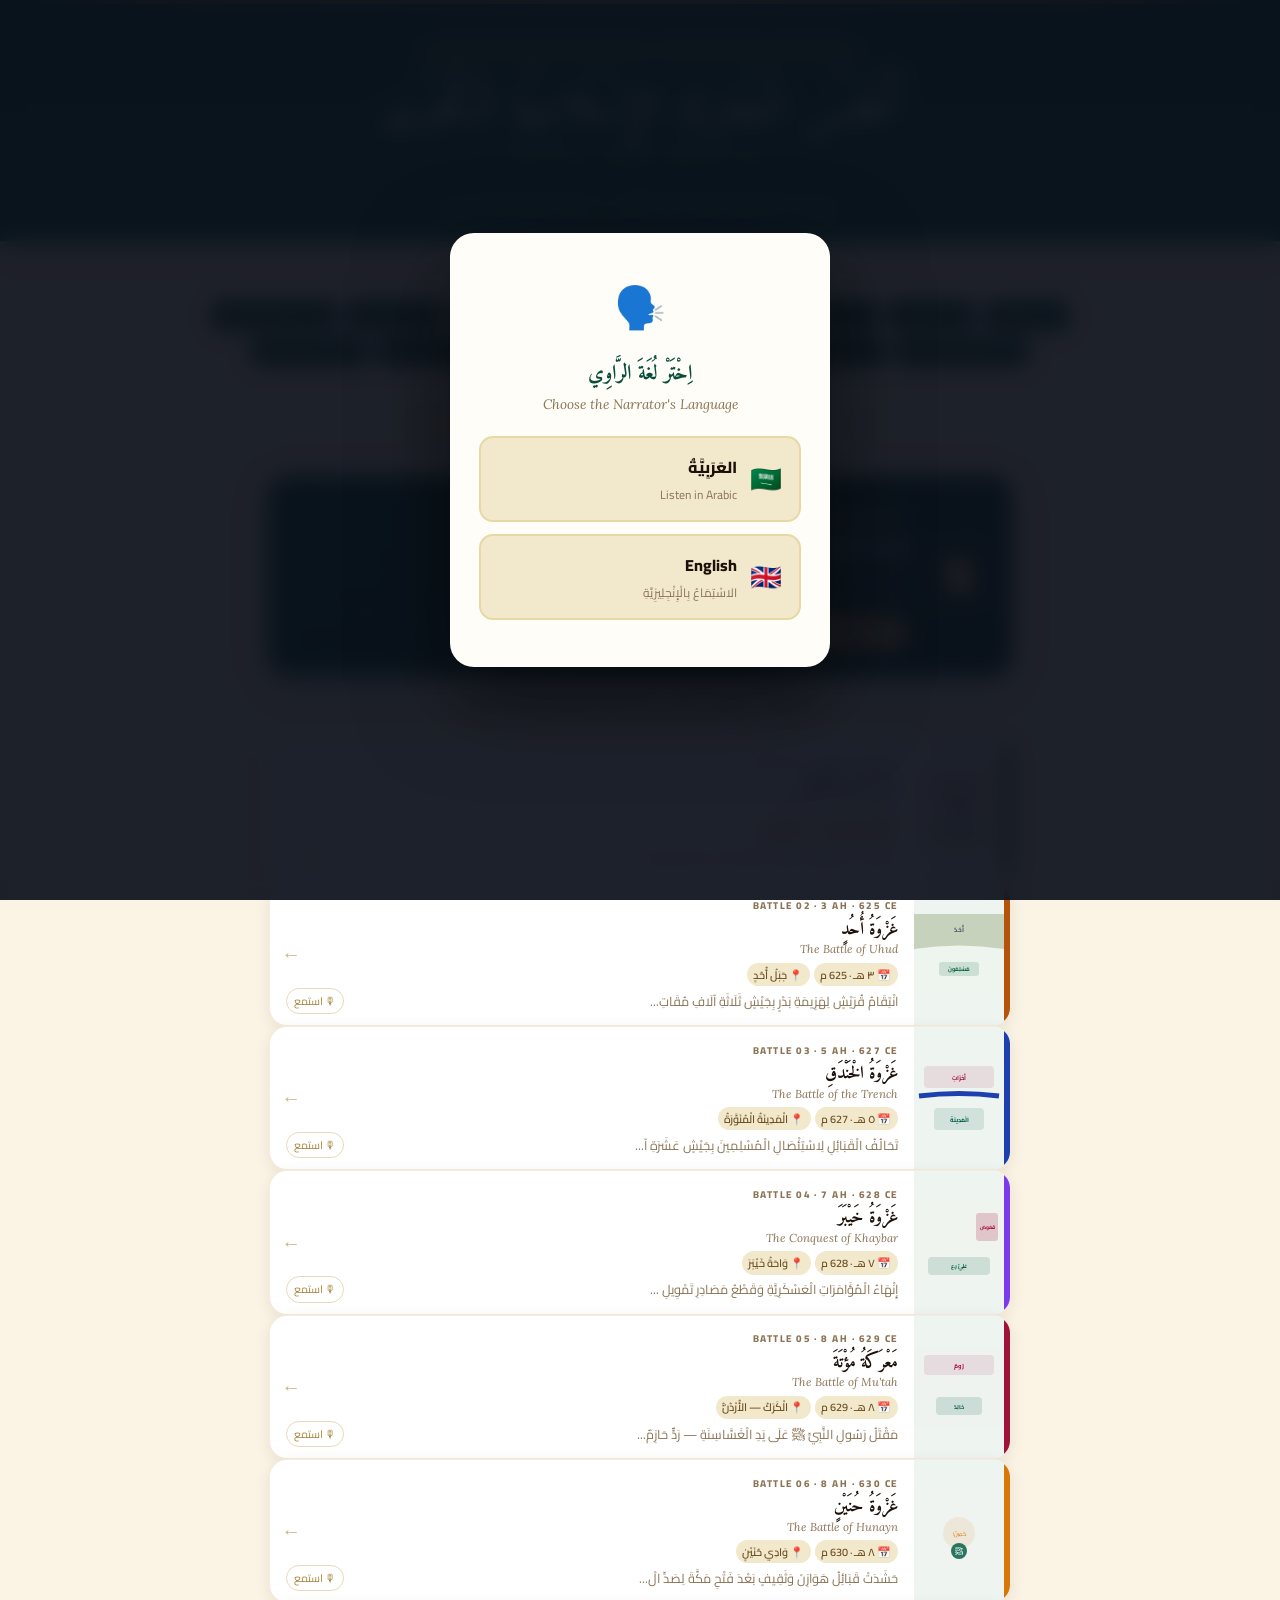
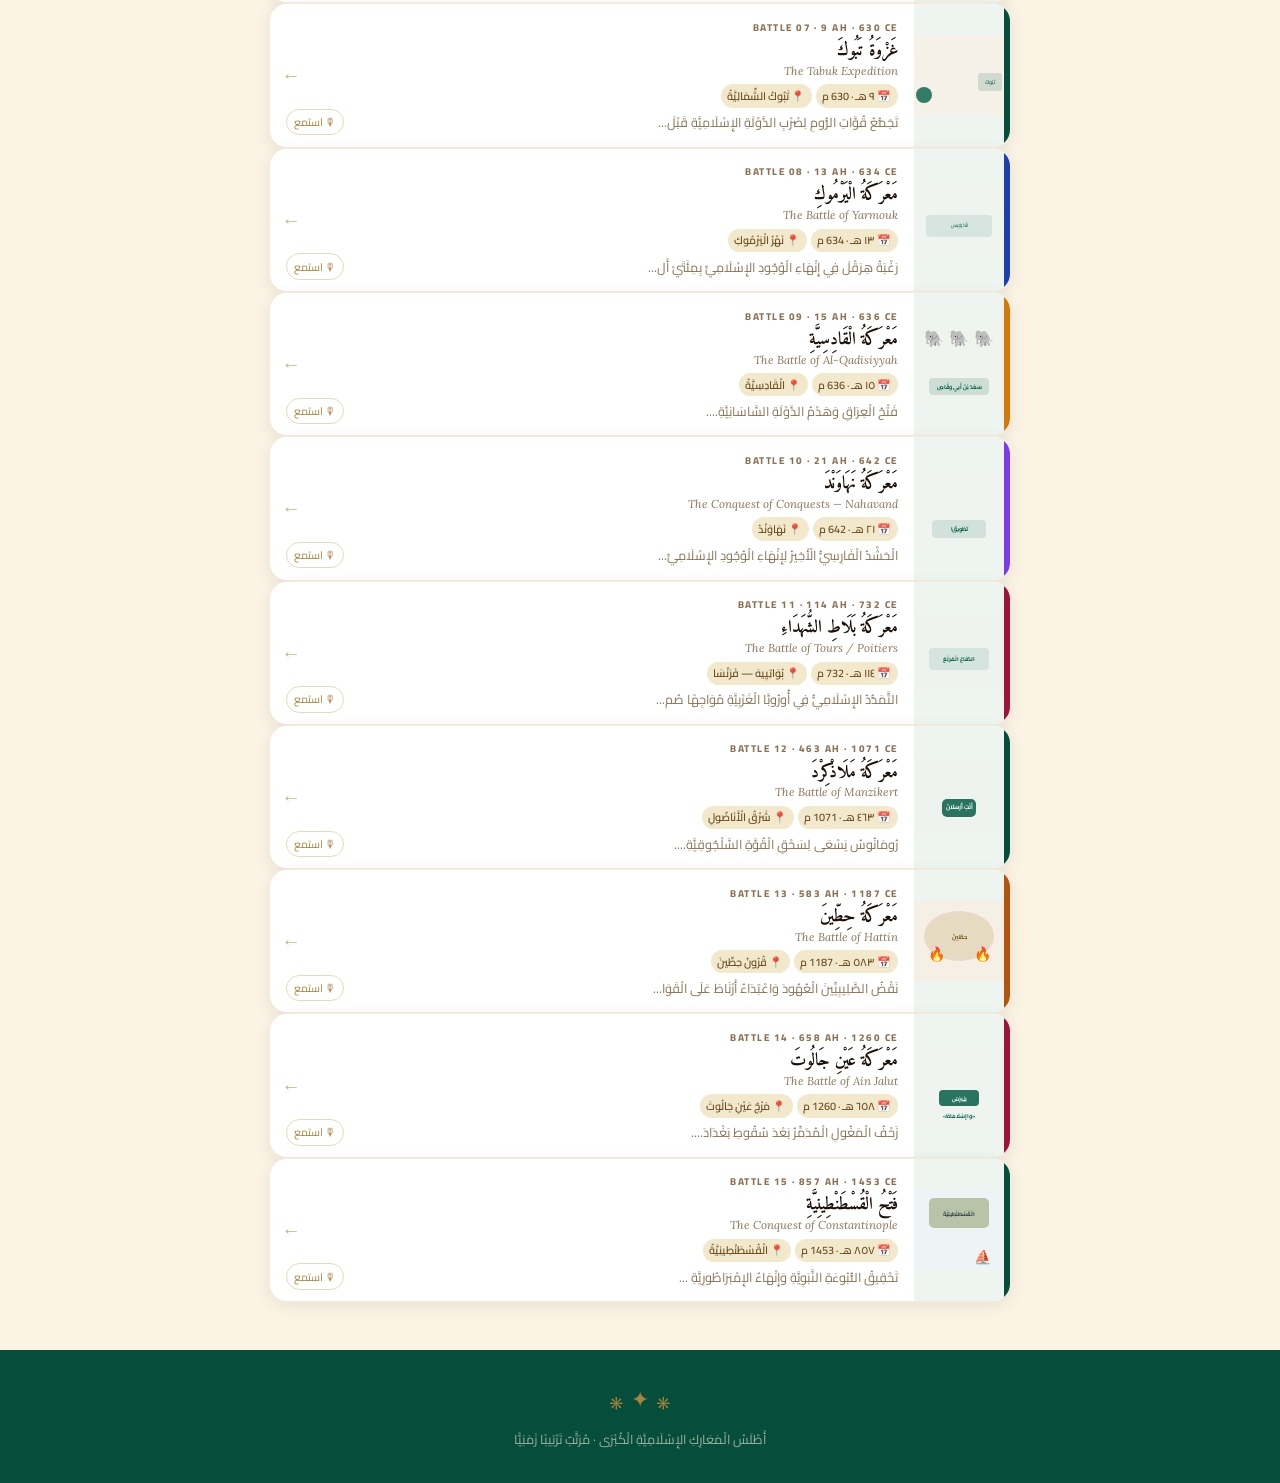
<file: index.html>
<!DOCTYPE html>
<html lang="ar" dir="rtl">
<head>
<link rel="manifest" href="manifest.json">
<link rel="apple-touch-icon" sizes="152x152" href="icons/icon-152x152.png">
<link rel="icon" type="image/png" sizes="192x192" href="icons/icon-192x192.png">
<link rel="icon" type="image/png" sizes="512x512" href="icons/icon-512x512.png">
<meta charset="UTF-8">
<meta name="viewport" content="width=device-width, initial-scale=1.0, maximum-scale=1.0, user-scalable=no">
<title>أطلس المعارك الإسلامية الكبرى</title>
<link rel="preconnect" href="https://fonts.googleapis.com">
<link href="https://fonts.googleapis.com/css2?family=Cairo:wght@400;600;700;800;900&family=Lora:ital,wght@0,400;0,600;1,400&family=Amiri:wght@400;700&display=swap" rel="stylesheet">
<style>
:root {
  --parch:#FBF4E4; --parch-2:#F2E8CC; --parch-3:#E8D8A8; --cream:#FFFDF7;
  --gold:#C5A059; --gold-2:#D9B673; --gold-3:#A8843A; --gold-dark:#7A5C1E;
  --em:#064E3B; --em2:#065F46; --em3:#10B981; --em-light:#D1FAE5;
  --cr:#9F1239; --cr2:#BE123C;
  --ink:#1C1008; --ink2:#3D2B0E; --ink3:#6B4C1E;
  --muted:#8B7355; --muted2:#A89070;
  --map-bg:#EEF4F0; --map-bd:#B8D4C4;
}
*,*::before,*::after{box-sizing:border-box;margin:0;padding:0;-webkit-tap-highlight-color:transparent}
html{font-size:16px;scroll-behavior:smooth}
body{font-family:'Cairo',sans-serif;background:var(--parch);color:var(--ink);min-height:100vh;overflow-x:hidden}
.site-header{background:linear-gradient(180deg,var(--em) 0%,var(--em2) 100%);box-shadow:0 4px 24px rgba(6,78,59,.25)}
.hdr-orn{width:100%;height:4px;background:linear-gradient(90deg,transparent,var(--gold-3),var(--gold),var(--gold-2),var(--gold),var(--gold-3),transparent)}
.hdr-inner{max-width:900px;margin:0 auto;padding:1.8rem 1.5rem 1.5rem;text-align:center}
.hdr-badge{display:inline-block;background:rgba(197,160,89,.15);border:1px solid rgba(197,160,89,.4);color:var(--gold-2);font-size:.72rem;letter-spacing:.18em;padding:.25em 1em;border-radius:20px;margin-bottom:.9rem;font-weight:600}
.hdr-title{font-family:'Amiri',serif;font-size:clamp(1.9rem,5.5vw,3rem);font-weight:700;color:var(--parch);line-height:1.25;margin-bottom:.3rem}
.hdr-title-en{font-family:'Lora',serif;font-style:italic;font-size:clamp(.85rem,2vw,1.05rem);color:var(--gold-2);letter-spacing:.06em;margin-bottom:.8rem;display:block}
.hdr-div{width:180px;height:1px;margin:.5rem auto .8rem;background:linear-gradient(90deg,transparent,var(--gold),transparent)}
.hdr-sub{font-size:.92rem;color:rgba(251,244,228,.75);max-width:520px;margin:0 auto;line-height:1.7}
.quick-nav{max-width:900px;margin:0 auto;padding:1rem 1.2rem .5rem;display:flex;flex-wrap:wrap;gap:.4rem;justify-content:center}
.qn-btn{background:var(--em);border:none;color:var(--gold-2);font-family:'Cairo',sans-serif;font-size:.72rem;font-weight:700;padding:.3em .85em;border-radius:20px;cursor:pointer;transition:all .18s;white-space:nowrap;box-shadow:0 2px 8px rgba(6,78,59,.2)}
.qn-btn:hover{background:var(--em2);transform:translateY(-1px)}
.voice-picker{max-width:900px;margin:0 auto;padding:0 1.2rem .8rem;display:flex;flex-wrap:wrap;gap:.4rem;justify-content:center;align-items:center}
.vp-label{font-size:.68rem;color:rgba(251,244,228,.55);margin-left:.4rem}
.vp-chip{background:rgba(197,160,89,.1);border:1.5px solid rgba(197,160,89,.3);color:var(--gold-2);font-family:'Cairo',sans-serif;font-size:.72rem;font-weight:700;padding:.3em .85em;border-radius:20px;cursor:pointer;transition:all .18s;white-space:nowrap;display:flex;align-items:center;gap:4px}
.vp-chip:hover{border-color:var(--gold)}
.vp-chip.active{background:var(--gold);color:var(--em);border-color:var(--gold)}

/* ── Language picker (first-visit overlay + persistent toggle) ── */
#langOverlay{position:fixed;inset:0;z-index:900;background:rgba(10,15,26,.92);backdrop-filter:blur(10px);display:flex;align-items:center;justify-content:center;opacity:0;pointer-events:none;transition:opacity .3s}
#langOverlay.open{opacity:1;pointer-events:all}
.lang-card{background:var(--cream);border-radius:24px;padding:2.2rem 1.8rem;max-width:380px;width:92%;text-align:center;box-shadow:0 30px 90px rgba(0,0,0,.5)}
.lang-card-icon{font-size:2.6rem;margin-bottom:.6rem}
.lang-card-title{font-family:'Amiri',serif;font-size:1.3rem;font-weight:700;color:var(--em);margin-bottom:.2rem}
.lang-card-title-en{font-family:'Lora',serif;font-style:italic;font-size:.85rem;color:var(--muted);margin-bottom:1.4rem;display:block}
.lang-opt-btn{width:100%;display:flex;align-items:center;gap:.8rem;background:var(--parch-2);border:2px solid var(--parch-3);border-radius:14px;padding:.9rem 1.1rem;margin-bottom:.7rem;cursor:pointer;transition:all .18s;text-align:right;font-family:'Cairo',sans-serif}
.lang-opt-btn:hover{border-color:var(--gold);background:var(--parch)}
.lang-opt-flag{font-size:1.6rem;flex-shrink:0}
.lang-opt-txt{flex:1;text-align:right}
.lang-opt-txt .lo-main{font-size:1rem;font-weight:800;color:var(--ink)}
.lang-opt-txt .lo-sub{font-size:.75rem;color:var(--muted);display:block;margin-top:1px}

.lang-toggle-wrap{max-width:900px;margin:0 auto;padding:0 1.2rem .4rem;display:flex;justify-content:center}
.lang-toggle{display:inline-flex;background:rgba(197,160,89,.1);border:1.5px solid rgba(197,160,89,.3);border-radius:20px;padding:3px;gap:2px}
.lt-btn{border:none;background:none;color:var(--gold-2);font-family:'Cairo',sans-serif;font-size:.72rem;font-weight:800;padding:.32em 1em;border-radius:18px;cursor:pointer;transition:all .18s}
.lt-btn.active{background:var(--gold);color:var(--em)}
.cards-wrap{max-width:780px;margin:0 auto;padding:1.5rem 1.2rem 3rem;display:flex;flex-direction:column;gap:12px}
.sec-label{text-align:center;padding:.5rem 0;font-size:.75rem;font-weight:800;color:var(--muted);letter-spacing:.15em;display:flex;align-items:center;gap:.8rem}
.sec-label::before,.sec-label::after{content:'';flex:1;height:1px;background:linear-gradient(90deg,transparent,var(--parch-3))}
.sec-label::after{background:linear-gradient(90deg,var(--parch-3),transparent)}
.intro-card{background:linear-gradient(135deg,var(--em) 0%,#063529 100%);border-radius:20px;padding:1.4rem 1.3rem;display:flex;align-items:center;gap:14px;cursor:pointer;position:relative;overflow:hidden;box-shadow:0 6px 28px rgba(6,78,59,.35);border:1.5px solid rgba(197,160,89,.35);transition:transform .2s,box-shadow .2s}
.intro-card:hover{transform:translateY(-3px);box-shadow:0 12px 40px rgba(6,78,59,.4)}
.intro-card::before{content:'';position:absolute;inset:0;background:url("data:image/svg+xml,%3Csvg width='40' height='40' xmlns='http://www.w3.org/2000/svg'%3E%3Cpolygon points='20,2 23,13 35,13 25,19 28,30 20,24 12,30 15,19 5,13 17,13' fill='%23C5A059' fill-opacity='0.07'/%3E%3C/svg%3E") 0 0/40px 40px}
.ic-icon{flex-shrink:0;width:64px;height:64px;background:rgba(197,160,89,.15);border:1.5px solid rgba(197,160,89,.4);border-radius:16px;display:flex;align-items:center;justify-content:center;font-size:2rem;position:relative;z-index:1}
.ic-body{flex:1;min-width:0;position:relative;z-index:1}
.ic-badge{font-size:.68rem;font-weight:800;letter-spacing:.12em;color:var(--gold-2);margin-bottom:.3rem;background:rgba(197,160,89,.12);border-radius:10px;display:inline-block;padding:.1em .7em}
.ic-title{font-size:clamp(1.05rem,3vw,1.25rem);font-weight:800;color:var(--parch);margin-bottom:.25rem;line-height:1.3}
.ic-title-en{font-family:'Lora',serif;font-style:italic;font-size:.78rem;color:var(--gold-2)}
.ic-sub{font-size:.83rem;color:rgba(251,244,228,.7);margin-top:.35rem;line-height:1.5}
.ic-cta{display:inline-flex;align-items:center;gap:.5rem;margin-top:.7rem;background:var(--gold);color:var(--em);font-weight:800;font-size:.82rem;padding:.45em 1.1em;border-radius:20px;border:none;cursor:pointer;transition:all .2s;font-family:'Cairo',sans-serif}
.ic-cta:hover{background:var(--gold-2);transform:translateY(-1px)}
.battle-card{background:white;border-radius:18px;display:flex;align-items:stretch;overflow:hidden;cursor:pointer;border:1.5px solid rgba(197,160,89,.2);box-shadow:0 4px 16px rgba(28,16,8,.08);transition:transform .22s cubic-bezier(.34,1.56,.64,1),box-shadow .22s,border-color .22s;position:relative}
.battle-card:hover{transform:translateY(-4px);box-shadow:0 14px 40px rgba(28,16,8,.15);border-color:var(--gold)}
.card-stripe{width:6px;flex-shrink:0}
.card-minimap{flex-shrink:0;width:90px;min-height:80px;display:flex;align-items:center;justify-content:center;background:var(--map-bg);overflow:hidden}
.card-minimap svg{width:90px;height:80px;display:block}
.card-body{flex:1;min-width:0;padding:.85rem 1rem .85rem .8rem}
.card-num{font-size:.62rem;font-weight:800;letter-spacing:.15em;color:var(--muted);margin-bottom:.2rem}
.card-name{font-family:'Amiri',serif;font-size:1.1rem;font-weight:700;color:var(--ink);line-height:1.3}
.card-name-en{font-family:'Lora',serif;font-style:italic;font-size:.72rem;color:var(--muted);margin-bottom:.4rem;display:block}
.card-tags{display:flex;flex-wrap:wrap;gap:4px;margin-bottom:.35rem}
.card-tag{display:inline-flex;align-items:center;gap:3px;font-size:.68rem;color:var(--ink3);background:var(--parch-2);padding:.15em .6em;border-radius:999px;font-weight:600}
.card-excerpt{font-size:.8rem;color:var(--muted);line-height:1.55}
.card-arr{flex-shrink:0;display:flex;align-items:center;padding:0 .9rem 0 .7rem;color:var(--gold-3);font-size:1.2rem;opacity:.6}
.card-listen{position:absolute;bottom:.7rem;left:1rem;background:none;border:1px solid rgba(197,160,89,.4);color:var(--gold-3);font-family:'Cairo',sans-serif;font-size:.68rem;padding:.2em .65em;border-radius:999px;cursor:pointer;transition:all .18s;display:flex;align-items:center;gap:3px}
.card-listen:hover{background:var(--gold);color:var(--em);border-color:var(--gold)}
#modal-ov{position:fixed;inset:0;z-index:500;background:rgba(10,15,26,.88);backdrop-filter:blur(8px);display:flex;align-items:flex-end;justify-content:center;opacity:0;pointer-events:none;transition:opacity .3s}
#modal-ov.open{opacity:1;pointer-events:all}
#modal{background:var(--cream);border-radius:24px 24px 0 0;max-width:780px;width:100%;max-height:92vh;overflow-y:auto;transform:translateY(60px);transition:transform .4s cubic-bezier(.34,1.56,.64,1)}
#modal-ov.open #modal{transform:translateY(0)}
#modal::-webkit-scrollbar{width:4px}
#modal::-webkit-scrollbar-thumb{background:var(--parch-3);border-radius:2px}
.modal-handle{width:44px;height:5px;background:var(--parch-3);border-radius:3px;margin:10px auto 0}
.modal-hdr{background:linear-gradient(160deg,var(--em) 0%,#063529 100%);padding:1.4rem 1.5rem 1.2rem;position:relative;overflow:hidden}
.modal-hdr::before{content:'';position:absolute;inset:0;background:url("data:image/svg+xml,%3Csvg width='40' height='40' xmlns='http://www.w3.org/2000/svg'%3E%3Cpolygon points='20,2 23,13 35,13 25,19 28,30 20,24 12,30 15,19 5,13 17,13' fill='%23C5A059' fill-opacity='0.08'/%3E%3C/svg%3E") 0 0/40px 40px}
.modal-close{position:absolute;top:1rem;left:1.2rem;background:rgba(255,255,255,.12);border:1px solid rgba(255,255,255,.2);color:white;width:34px;height:34px;border-radius:50%;display:flex;align-items:center;justify-content:center;cursor:pointer;font-size:1rem;transition:all .18s;z-index:2}
.modal-close:hover{background:rgba(255,255,255,.22)}
.modal-epoch{display:inline-block;position:relative;z-index:1;background:rgba(197,160,89,.18);border:1px solid rgba(197,160,89,.45);color:var(--gold-2);font-size:.7rem;font-weight:800;padding:.2em .9em;border-radius:20px;margin-bottom:.7rem;letter-spacing:.05em}
.modal-title{font-family:'Amiri',serif;font-size:clamp(1.5rem,4vw,2.2rem);font-weight:700;color:var(--parch);position:relative;z-index:1;line-height:1.25}
.modal-title-en{font-family:'Lora',serif;font-style:italic;font-size:.85rem;color:var(--gold-2);display:block;margin-top:.2rem;position:relative;z-index:1}
.modal-body{padding:1.5rem 1.5rem 2.5rem}
.narr-btn{width:100%;display:flex;align-items:center;gap:1rem;background:linear-gradient(135deg,var(--em-light),#DCFCE7);border:2px solid var(--em3);border-radius:14px;padding:1rem 1.2rem;cursor:pointer;margin-bottom:1.5rem;transition:all .2s;text-align:right;font-family:'Cairo',sans-serif}
.narr-btn:hover{background:linear-gradient(135deg,#BBF7D0,var(--em-light));transform:translateY(-1px)}
.narr-icon{font-size:1.8rem;flex-shrink:0}
.narr-txt .nt-title{font-size:.95rem;font-weight:800;color:var(--em)}
.narr-txt .nt-sub{font-size:.75rem;color:var(--muted);display:block;margin-top:2px}
.audio-wave{display:none;align-items:center;gap:3px;height:18px}
.audio-wave.playing{display:flex}
.audio-wave span{display:block;width:3px;border-radius:2px;background:var(--em);animation:wave 1s ease-in-out infinite}
.audio-wave span:nth-child(2){animation-delay:.1s}
.audio-wave span:nth-child(3){animation-delay:.2s}
.audio-wave span:nth-child(4){animation-delay:.3s}
.audio-wave span:nth-child(5){animation-delay:.4s}
@keyframes wave{0%,100%{height:4px}50%{height:16px}}
.map-sec{background:var(--map-bg);border:1.5px solid var(--map-bd);border-radius:16px;overflow:hidden;margin-bottom:1.5rem}
.map-title-bar{background:white;border-bottom:1px solid var(--map-bd);padding:.6rem 1rem;font-size:.78rem;font-weight:800;color:var(--em);display:flex;align-items:center;gap:.5rem}
.map-legend{display:flex;flex-wrap:wrap;gap:.5rem;padding:.6rem 1rem;background:white;border-top:1px solid var(--map-bd)}
.leg-item{display:flex;align-items:center;gap:4px;font-size:.65rem;color:var(--muted)}
.leg-dot{width:10px;height:10px;border-radius:50%;flex-shrink:0}
.leg-line{width:14px;height:3px;border-radius:2px;flex-shrink:0}
.info-sec{margin-bottom:1.4rem}
.info-lbl{display:flex;align-items:center;gap:.6rem;font-size:.9rem;font-weight:800;color:var(--em);margin-bottom:.7rem;padding-bottom:.4rem;border-bottom:2px solid var(--em-light)}
.info-lbl-en{font-family:'Lora',serif;font-style:italic;font-size:.7rem;color:var(--muted);margin-right:auto}
.info-ar{font-family:'Amiri',serif;font-size:1.02rem;line-height:1.9;color:var(--ink);margin-bottom:.6rem}
.info-en{font-family:'Lora',serif;font-size:.85rem;line-height:1.65;color:var(--muted);direction:ltr;text-align:left;border-top:1px solid var(--parch-3);padding-top:.6rem;font-style:italic}
.narr-quote{background:linear-gradient(135deg,var(--parch-2),var(--parch));border:1.5px solid var(--parch-3);border-right:5px solid var(--gold);border-radius:12px;padding:1.1rem 1.2rem;margin-bottom:1.4rem;position:relative}
.narr-quote::before{content:'🎙';position:absolute;top:-.7rem;right:1rem;background:var(--cream);padding:0 .3rem;font-size:1.1rem}
.nq-ar{font-family:'Amiri',serif;font-size:1.05rem;line-height:1.9;color:var(--ink);font-style:italic;margin-bottom:.5rem}
.nq-en{font-family:'Lora',serif;font-size:.82rem;line-height:1.6;color:var(--muted);direction:ltr;text-align:left;font-style:italic}
.fig-chips{display:flex;flex-wrap:wrap;gap:6px;margin-top:.5rem}
.fig-chip{background:var(--parch-2);border:1px solid var(--parch-3);color:var(--ink2);font-size:.82rem;font-weight:700;padding:.25em .9em;border-radius:999px}
.lessons-grid{display:grid;grid-template-columns:1fr 1fr;gap:8px;margin-top:.5rem}
.lesson-item{background:linear-gradient(135deg,var(--parch),white);border:1.5px solid var(--parch-3);border-right:3px solid var(--gold);border-radius:10px;padding:.7rem .8rem;font-size:.83rem;line-height:1.6;color:var(--ink2)}
.modal-nav{display:flex;gap:.8rem;margin-top:1.5rem;flex-wrap:wrap}
.modal-nav-btn{flex:1;min-width:140px;background:var(--parch-2);border:1.5px solid var(--parch-3);color:var(--em);font-family:'Cairo',sans-serif;font-size:.85rem;font-weight:800;padding:.7em 1em;border-radius:12px;cursor:pointer;transition:all .18s}
.modal-nav-btn:hover{background:var(--em);color:var(--parch);border-color:var(--em)}
footer{background:var(--em);color:rgba(251,244,228,.6);text-align:center;padding:2rem;font-size:.8rem}
.fo-orn{font-family:'Amiri',serif;font-size:1.4rem;color:var(--gold-3);display:block;margin-bottom:.4rem}
@media(max-width:600px){.card-minimap{width:70px}.card-minimap svg{width:70px;height:65px}.lessons-grid{grid-template-columns:1fr}.modal-body{padding:1.2rem 1rem 2rem}.modal-hdr{padding:1.1rem 1rem 1rem}}
</style>
</head>
<body>
<header class="site-header">
  <div class="hdr-orn"></div>
  <div class="hdr-inner">
    <div class="hdr-badge">✦ موسوعة عسكرية إسلامية · Islamic Military Encyclopedia ✦</div>
    <h1 class="hdr-title">أَطْلَسُ الْمَعَارِكِ الإِسْلَامِيَّةِ الْكُبْرَى</h1>
    <span class="hdr-title-en">The Great Islamic Battles Atlas</span>
    <div class="hdr-div"></div>
    <p class="hdr-sub">خَمْسَةَ عَشَرَ مَعْرَكَةً فَارِقَةً غَيَّرَتِ التَّارِيخَ — بِخَرَائِطَ تَكْتِيكِيَّةٍ وَصَوْتِ رَاوٍ</p>
  </div>
</header>

<!-- LANGUAGE PICKER — shown on first visit -->
<div id="langOverlay">
  <div class="lang-card">
    <div class="lang-card-icon">🗣️</div>
    <div class="lang-card-title">اِخْتَرْ لُغَةَ الرَّاوِي</div>
    <span class="lang-card-title-en">Choose the Narrator's Language</span>
    <button class="lang-opt-btn" onclick="setNarrationLang('ar')">
      <span class="lang-opt-flag">🇸🇦</span>
      <span class="lang-opt-txt"><span class="lo-main">العَرَبِيَّةُ</span><span class="lo-sub">Listen in Arabic</span></span>
    </button>
    <button class="lang-opt-btn" onclick="setNarrationLang('en')">
      <span class="lang-opt-flag">🇬🇧</span>
      <span class="lang-opt-txt"><span class="lo-main">English</span><span class="lo-sub">الاسْتِمَاعُ بِالْإِنْجِلِيزِيَّةِ</span></span>
    </button>
  </div>
</div>

<div class="lang-toggle-wrap">
  <div class="lang-toggle">
    <button class="lt-btn" id="ltAr" onclick="setNarrationLang('ar')">🇸🇦 العَرَبِيَّةُ</button>
    <button class="lt-btn" id="ltEn" onclick="setNarrationLang('en')">🇬🇧 English</button>
  </div>
</div>

<nav class="quick-nav" id="quickNav"></nav>
<div class="voice-picker" id="voicePicker"></div>
<div class="cards-wrap">
  <div class="intro-card" onclick="speakIntro()">
    <div class="ic-icon">📜</div>
    <div class="ic-body">
      <div class="ic-badge">✦ مُقَدِّمَةُ الْمَوْسُوعَةِ · Encyclopedia Intro ✦</div>
      <div class="ic-title">لِمَاذَا نَدْرُسُ مَعَارِكَ الإِسْلَامِ؟</div>
      <div class="ic-title-en">Why Study the Great Battles of Islam?</div>
      <div class="ic-sub">خَمْسَةَ عَشَرَ مَعْرَكَةً صَاغَتْ مَسَارَ الْحَضَارَةِ — مِنْ بَدْرٍ إِلَى الْقُسْطَنْطِينِيَّةِ</div>
      <button class="ic-cta" onclick="event.stopPropagation();speakIntro()">
        🎙️ اِسْتَمِعْ إِلَى الرَّاوِي
        <div class="audio-wave" id="introWave"><span></span><span></span><span></span><span></span><span></span></div>
      </button>
    </div>
  </div>
  <div class="sec-label">الْمَعَارِكُ الْخَمْسَةَ عَشَرَ · THE FIFTEEN GREAT BATTLES</div>
  <div id="battlesList"></div>
</div>
<footer><span class="fo-orn">۞ ✦ ۞</span>أَطْلَسُ الْمَعَارِكِ الإِسْلَامِيَّةِ الْكُبْرَى · مُرَتَّبٌ تَرْتِيبًا زَمَنِيًّا</footer>
<div id="modal-ov" onclick="closeModal(event)">
  <div id="modal">
    <div class="modal-handle"></div>
    <div class="modal-hdr">
      <button class="modal-close" onclick="closeModalDirect()">✕</button>
      <div id="mEpoch" class="modal-epoch"></div>
      <h2 id="mTitle" class="modal-title"></h2>
      <span id="mTitleEn" class="modal-title-en"></span>
    </div>
    <div class="modal-body" id="mBody"></div>
  </div>
</div>
<script>
const D=`<defs><marker id="aG" markerWidth="6" markerHeight="6" refX="5" refY="3" orient="auto"><path d="M0,0 L6,3 L0,6 Z" fill="#065F46"/></marker><marker id="aR" markerWidth="6" markerHeight="6" refX="5" refY="3" orient="auto"><path d="M0,0 L6,3 L0,6 Z" fill="#9F1239"/></marker><marker id="aM" markerWidth="6" markerHeight="6" refX="5" refY="3" orient="auto"><path d="M0,0 L6,3 L0,6 Z" fill="#D97706"/></marker></defs>`;
const MF={
1:`<svg viewBox="0 0 500 340" xmlns="http://www.w3.org/2000/svg" style="width:100%;height:auto">${D}<rect width="500" height="340" fill="#F5F0E8"/><ellipse cx="250" cy="270" rx="210" ry="55" fill="#E8D59A" opacity=".4"/><path d="M0,305 Q120,275 240,295 Q360,268 500,282 L500,340 L0,340Z" fill="#D4B866" opacity=".28"/><ellipse cx="120" cy="62" rx="75" ry="32" fill="#C8B89A" opacity=".6"/><ellipse cx="380" cy="57" rx="65" ry="28" fill="#C8B89A" opacity=".6"/><circle cx="200" cy="162" r="24" fill="#DBEAFE" stroke="#1E40AF" stroke-width="2"/><text x="200" y="166" text-anchor="middle" font-family="Cairo,sans-serif" font-size="9" fill="#1E40AF" font-weight="700">آبَارُ بَدْرٍ</text><text x="200" y="178" text-anchor="middle" font-family="Lora,serif" font-size="8" fill="#1E40AF" font-style="italic">Wells of Badr</text><circle cx="228" cy="155" r="5" fill="#1E40AF" stroke="white" stroke-width="1.5"/><circle cx="214" cy="170" r="5" fill="#1E40AF" stroke="white" stroke-width="1.5"/><circle cx="185" cy="168" r="5" fill="#1E40AF" stroke="white" stroke-width="1.5"/><rect x="130" y="42" width="240" height="50" rx="8" fill="#9F1239" opacity=".12" stroke="#9F1239" stroke-width="1.5"/><text x="250" y="64" text-anchor="middle" font-family="Cairo,sans-serif" font-size="11" fill="#9F1239" font-weight="800">جَيْشُ قُرَيْشٍ — ١,٠٠٠</text><text x="250" y="81" text-anchor="middle" font-family="Lora,serif" font-size="9" fill="#9F1239" font-style="italic">Quraysh Army — 1,000</text><line x1="250" y1="94" x2="250" y2="140" stroke="#9F1239" stroke-width="2" stroke-dasharray="4,3" marker-end="url(#aR)"/><line x1="195" y1="94" x2="190" y2="135" stroke="#9F1239" stroke-width="1.5" stroke-dasharray="3,3" marker-end="url(#aR)"/><line x1="305" y1="94" x2="308" y2="135" stroke="#9F1239" stroke-width="1.5" stroke-dasharray="3,3" marker-end="url(#aR)"/><path d="M222,150 L155,132" stroke="#1E40AF" stroke-width="1.5" stroke-dasharray="3,2"/><rect x="60" y="122" width="110" height="34" rx="4" fill="#1E40AF" opacity=".9"/><text x="115" y="137" text-anchor="middle" font-family="Cairo,sans-serif" font-size="8.5" fill="white" font-weight="700">سَيْطَرَةٌ عَلَى الْمَاءِ ◄</text><text x="115" y="150" text-anchor="middle" font-family="Lora,serif" font-size="7" fill="white" font-style="italic">Water Control</text><rect x="120" y="245" width="260" height="52" rx="8" fill="#065F46" opacity=".1" stroke="#065F46" stroke-width="1.5"/><text x="250" y="267" text-anchor="middle" font-family="Cairo,sans-serif" font-size="11" fill="#065F46" font-weight="800">جَيْشُ الْمُسْلِمِينَ — ٣١٣</text><text x="250" y="284" text-anchor="middle" font-family="Lora,serif" font-size="9" fill="#065F46" font-style="italic">Muslim Army — 313</text><line x1="250" y1="242" x2="250" y2="202" stroke="#065F46" stroke-width="2" marker-end="url(#aG)"/><line x1="30" y1="195" x2="470" y2="195" stroke="#C5A059" stroke-width="1.5" stroke-dasharray="6,4" opacity=".6"/><rect x="180" y="186" width="140" height="18" rx="9" fill="#C5A059" opacity=".12"/><text x="250" y="198" text-anchor="middle" font-family="Cairo,sans-serif" font-size="9.5" fill="#7A5C1E" font-weight="800">خَطُّ الْمُوَاجَهَةِ</text><text x="250" y="210" text-anchor="middle" font-family="Lora,serif" font-size="8" fill="#7A5C1E" font-style="italic">Front Line</text><text x="460" y="335" text-anchor="end" font-family="Cairo,sans-serif" font-size="8" fill="#8B7355">📍 بَدْرٌ ٢ هـ / 624 CE</text></svg>`,
2:`<svg viewBox="0 0 500 340" xmlns="http://www.w3.org/2000/svg" style="width:100%;height:auto">${D}<rect width="500" height="340" fill="#EFF5F0"/><path d="M0,0 L500,0 L500,185 Q350,120 250,135 Q150,148 0,105Z" fill="#B8C4A8" opacity=".42"/><path d="M60,0 Q180,82 250,98 Q320,112 440,62 L500,42 L500,0 L0,0Z" fill="#9FAF8A" opacity=".32"/><text x="250" y="46" text-anchor="middle" font-family="Amiri,serif" font-size="14" fill="#4B5563" font-weight="700">جَبَلُ أُحُدٍ / Mount Uhud</text><ellipse cx="88" cy="183" rx="44" ry="28" fill="#A89070" opacity=".55"/><text x="88" y="180" text-anchor="middle" font-family="Cairo,sans-serif" font-size="8" fill="white" font-weight="800">جَبَلُ الرُّمَاةِ</text><text x="88" y="192" text-anchor="middle" font-family="Lora,serif" font-size="7" fill="white" font-style="italic">Archers' Hill</text><rect x="128" y="158" width="244" height="50" rx="8" fill="#065F46" opacity=".1" stroke="#065F46" stroke-width="1.5"/><text x="250" y="180" text-anchor="middle" font-family="Cairo,sans-serif" font-size="11" fill="#065F46" font-weight="800">الْمُسْلِمُونَ — ٧٠٠</text><text x="250" y="196" text-anchor="middle" font-family="Lora,serif" font-size="9" fill="#065F46" font-style="italic">Muslims — 700</text><rect x="95" y="255" width="310" height="50" rx="8" fill="#9F1239" opacity=".1" stroke="#9F1239" stroke-width="1.5"/><text x="250" y="277" text-anchor="middle" font-family="Cairo,sans-serif" font-size="11" fill="#9F1239" font-weight="800">قُرَيْشٌ — ٣,٠٠٠</text><text x="250" y="291" text-anchor="middle" font-family="Lora,serif" font-size="9" fill="#9F1239" font-style="italic">Quraysh — 3,000</text><path d="M420,248 Q452,205 442,168 Q432,138 332,158" stroke="#9F1239" stroke-width="2.5" fill="none" stroke-dasharray="5,3" marker-end="url(#aR)"/><rect x="396" y="190" width="98" height="36" rx="6" fill="#9F1239" opacity=".9"/><text x="445" y="206" text-anchor="middle" font-family="Cairo,sans-serif" font-size="8.5" fill="white" font-weight="800">خَالِدٌ يَلْتَفُّ!</text><text x="445" y="220" text-anchor="middle" font-family="Lora,serif" font-size="7.5" fill="white" font-style="italic">Khalid flanks!</text><rect x="98" y="136" width="104" height="28" rx="5" fill="#D97706" opacity=".9"/><text x="150" y="148" text-anchor="middle" font-family="Cairo,sans-serif" font-size="8" fill="white" font-weight="800">الرُّمَاةُ يَنْزِلُونَ!</text><text x="150" y="160" text-anchor="middle" font-family="Lora,serif" font-size="7" fill="white" font-style="italic">Archers leave post!</text><circle cx="133" cy="166" r="10" fill="#D97706" opacity=".3" stroke="#D97706" stroke-width="2"/><text x="133" y="170" text-anchor="middle" font-family="Cairo,sans-serif" font-size="10" fill="#D97706" font-weight="900">✖</text><text x="460" y="335" text-anchor="end" font-family="Cairo,sans-serif" font-size="8" fill="#8B7355">📍 أُحُدٌ ٣ هـ / 625 CE</text></svg>`,
3:`<svg viewBox="0 0 500 340" xmlns="http://www.w3.org/2000/svg" style="width:100%;height:auto">${D}<rect width="500" height="340" fill="#EEF4F0"/><rect x="158" y="185" width="184" height="122" rx="10" fill="#FBF4E4" stroke="#C5A059" stroke-width="2"/><text x="250" y="220" text-anchor="middle" font-family="Amiri,serif" font-size="13" fill="#7A5C1E" font-weight="700">الْمَدِينَةُ الْمُنَوَّرَةُ</text><text x="250" y="234" text-anchor="middle" font-family="Lora,serif" font-size="11" fill="#7A5C1E" font-style="italic">Al-Madinah Al-Munawwarah</text><text x="250" y="258" text-anchor="middle" font-family="Cairo,sans-serif" font-size="9" fill="#A89070">الْمُسْلِمُونَ ٣,٠٠٠</text><text x="250" y="272" text-anchor="middle" font-family="Lora,serif" font-size="8" fill="#A89070" font-style="italic">Muslims 3,000</text><path d="M28,152 Q250,142 472,152" stroke="#1E40AF" stroke-width="8" fill="none" stroke-linecap="round"/><path d="M28,152 Q250,142 472,152" stroke="#3B82F6" stroke-width="4" fill="none" opacity=".4"/><rect x="148" y="131" width="204" height="34" rx="11" fill="#1E40AF" opacity=".9"/><text x="250" y="147" text-anchor="middle" font-family="Cairo,sans-serif" font-size="9.5" fill="white" font-weight="800">الْخَنْدَقُ — بِمَشُورَةِ سَلْمَانَ الْفَارِسِيِّ</text><text x="250" y="159" text-anchor="middle" font-family="Lora,serif" font-size="8" fill="white" font-style="italic">The Trench — Salman al-Farisi's counsel</text><ellipse cx="58" cy="200" rx="44" ry="88" fill="#9FAF8A" opacity=".38"/><text x="58" y="196" text-anchor="middle" font-family="Cairo,sans-serif" font-size="7.5" fill="#4B5563">حَرَّةُ وَاقِمٍ</text><text x="58" y="210" text-anchor="middle" font-family="Lora,serif" font-size="6.5" fill="#6B7280" font-style="italic">Harrat Waqim</text><ellipse cx="442" cy="200" rx="44" ry="88" fill="#9FAF8A" opacity=".38"/><text x="442" y="196" text-anchor="middle" font-family="Cairo,sans-serif" font-size="7.5" fill="#4B5563">حَرَّةُ الْوَبَرَةِ</text><text x="442" y="210" text-anchor="middle" font-family="Lora,serif" font-size="6.5" fill="#6B7280" font-style="italic">Harrat al-Wabarah</text><rect x="78" y="28" width="344" height="80" rx="10" fill="#9F1239" opacity=".09" stroke="#9F1239" stroke-width="1.5"/><text x="250" y="56" text-anchor="middle" font-family="Cairo,sans-serif" font-size="11" fill="#9F1239" font-weight="800">الْأَحْزَابُ — ١٠,٠٠٠ مُقَاتِلٍ</text><text x="250" y="73" text-anchor="middle" font-family="Lora,serif" font-size="9" fill="#9F1239" font-style="italic">The Confederates — 10,000 Warriors</text><line x1="200" y1="110" x2="200" y2="143" stroke="#9F1239" stroke-width="2" stroke-dasharray="4,3" marker-end="url(#aR)"/><line x1="250" y1="110" x2="250" y2="143" stroke="#9F1239" stroke-width="2.5" stroke-dasharray="4,3" marker-end="url(#aR)"/><line x1="300" y1="110" x2="300" y2="143" stroke="#9F1239" stroke-width="2" stroke-dasharray="4,3" marker-end="url(#aR)"/><text x="200" y="155" text-anchor="middle" font-size="12" fill="#D97706">✖</text><text x="250" y="155" text-anchor="middle" font-size="14" fill="#D97706">✖</text><text x="300" y="155" text-anchor="middle" font-size="12" fill="#D97706">✖</text><text x="460" y="335" text-anchor="end" font-family="Cairo,sans-serif" font-size="8" fill="#8B7355">📍 الْخَنْدَقُ ٥ هـ / 627 CE</text></svg>`,
4:`<svg viewBox="0 0 500 340" xmlns="http://www.w3.org/2000/svg" style="width:100%;height:auto">${D}<rect width="500" height="340" fill="#F0F4EE"/><ellipse cx="250" cy="172" rx="178" ry="118" fill="#D1E8D4" opacity=".45"/><rect x="56" y="78" width="80" height="68" rx="6" fill="#B8C4A8" stroke="#6B7280" stroke-width="1.5"/><text x="96" y="98" text-anchor="middle" font-family="Cairo,sans-serif" font-size="9" fill="#374151" font-weight="700">حِصْنُ نَاعِمٍ</text><text x="96" y="112" text-anchor="middle" font-family="Lora,serif" font-size="7.5" fill="#4B5563" font-style="italic">Fortress Na'im</text><text x="96" y="121" text-anchor="middle" font-family="Cairo,sans-serif" font-size="8" fill="#6B7280">✖ سَقَطَ</text><text x="96" y="135" text-anchor="middle" font-family="Lora,serif" font-size="7" fill="#6B7280" font-style="italic">✖ Fell</text><rect x="198" y="54" width="90" height="68" rx="6" fill="#B8C4A8" stroke="#6B7280" stroke-width="1.5"/><text x="243" y="74" text-anchor="middle" font-family="Cairo,sans-serif" font-size="9" fill="#374151" font-weight="700">حِصْنُ الصَّعْبِ</text><text x="243" y="88" text-anchor="middle" font-family="Lora,serif" font-size="7.5" fill="#4B5563" font-style="italic">Fortress al-Sa'b</text><text x="243" y="97" text-anchor="middle" font-family="Cairo,sans-serif" font-size="8" fill="#6B7280">✖ سَقَطَ</text><text x="243" y="111" text-anchor="middle" font-family="Lora,serif" font-size="7" fill="#6B7280" font-style="italic">✖ Fell</text><rect x="338" y="63" width="122" height="80" rx="6" fill="#9F1239" opacity=".14" stroke="#9F1239" stroke-width="2"/><text x="399" y="87" text-anchor="middle" font-family="Cairo,sans-serif" font-size="10" fill="#9F1239" font-weight="800">حِصْنُ الْقَمُوصِ</text><text x="399" y="101" text-anchor="middle" font-family="Lora,serif" font-size="8.5" fill="#9F1239" font-style="italic">Fortress al-Qamus</text><text x="399" y="114" text-anchor="middle" font-family="Cairo,sans-serif" font-size="8.5" fill="#9F1239">الْمَعْقِلُ الرَّئِيسِيُّ</text><text x="399" y="129" text-anchor="middle" font-family="Lora,serif" font-size="7.5" fill="#9F1239" font-style="italic">Main Stronghold</text><rect x="56" y="230" width="378" height="55" rx="10" fill="#065F46" opacity=".09" stroke="#065F46" stroke-width="1.5"/><text x="245" y="254" text-anchor="middle" font-family="Cairo,sans-serif" font-size="11" fill="#065F46" font-weight="800">جَيْشُ الْمُسْلِمِينَ — عَلِيُّ بْنُ أَبِي طَالِبٍ</text><text x="245" y="268" text-anchor="middle" font-family="Lora,serif" font-size="9" fill="#065F46" font-style="italic">Muslim Army — Ali ibn Abi Talib</text><line x1="118" y1="226" x2="118" y2="150" stroke="#065F46" stroke-width="2" marker-end="url(#aG)"/><line x1="243" y1="226" x2="243" y2="126" stroke="#065F46" stroke-width="2" marker-end="url(#aG)"/><line x1="399" y1="226" x2="399" y2="146" stroke="#065F46" stroke-width="2.5" marker-end="url(#aG)"/><text x="460" y="335" text-anchor="end" font-family="Cairo,sans-serif" font-size="8" fill="#8B7355">📍 خَيْبَرُ ٧ هـ / 628 CE</text></svg>`,
5:`<svg viewBox="0 0 500 340" xmlns="http://www.w3.org/2000/svg" style="width:100%;height:auto">${D}<rect width="500" height="340" fill="#EEF3F0"/><path d="M0,205 Q100,185 200,198 Q300,212 400,188 Q452,178 500,192 L500,340 L0,340Z" fill="#D4C49A" opacity=".28"/><rect x="58" y="24" width="384" height="80" rx="10" fill="#9F1239" opacity=".09" stroke="#9F1239" stroke-width="1.5"/><text x="250" y="52" text-anchor="middle" font-family="Cairo,sans-serif" font-size="11" fill="#9F1239" font-weight="800">الرُّومُ + الْغَسَّاسِنَةُ — ٢٠٠,٠٠٠</text><text x="250" y="69" text-anchor="middle" font-family="Lora,serif" font-size="9" fill="#9F1239" font-style="italic">Byzantines + Ghassanids — 200,000</text><path d="M118,242 Q78,202 98,132 Q113,82 178,114" stroke="#D97706" stroke-width="2.5" fill="none" stroke-dasharray="5,3" marker-end="url(#aM)"/><path d="M382,242 Q422,202 402,132 Q387,82 322,114" stroke="#D97706" stroke-width="2.5" fill="none" stroke-dasharray="5,3" marker-end="url(#aM)"/><rect x="168" y="192" width="164" height="35" rx="8" fill="#D97706" opacity=".9"/><text x="250" y="208" text-anchor="middle" font-family="Cairo,sans-serif" font-size="9.5" fill="white" font-weight="800">خَالِدٌ يُعِيدُ التَّرْتِيبَ لَيْلًا!</text><text x="250" y="222" text-anchor="middle" font-family="Lora,serif" font-size="8" fill="white" font-style="italic">Khalid reshuffles flanks at night!</text><rect x="128" y="262" width="244" height="50" rx="8" fill="#065F46" opacity=".09" stroke="#065F46" stroke-width="1.5"/><text x="250" y="283" text-anchor="middle" font-family="Cairo,sans-serif" font-size="11" fill="#065F46" font-weight="800">خَالِدُ بْنُ الْوَلِيدِ — ٣,٠٠٠</text><text x="250" y="297" text-anchor="middle" font-family="Lora,serif" font-size="9" fill="#065F46" font-style="italic">Khalid ibn al-Walid — 3,000</text><rect x="183" y="148" width="200" height="40" rx="6" fill="#065F46" opacity=".85"/><text x="250" y="166" text-anchor="middle" font-family="Cairo,sans-serif" font-size="9" fill="white" font-weight="700">تَرَاجُعٌ نِظَامِيٌّ آمِنٌ</text><text x="250" y="182" text-anchor="middle" font-family="Lora,serif" font-size="8" fill="white" font-style="italic">Orderly Safe Retreat</text><text x="460" y="335" text-anchor="end" font-family="Cairo,sans-serif" font-size="8" fill="#8B7355">📍 مُؤْتَةُ ٨ هـ / 629 CE</text></svg>`,
6:`<svg viewBox="0 0 500 340" xmlns="http://www.w3.org/2000/svg" style="width:100%;height:auto">${D}<rect width="500" height="340" fill="#EFF4F1"/><path d="M0,0 L132,0 Q102,82 112,172 Q122,244 82,340 L0,340Z" fill="#9FAF8A" opacity=".44"/><path d="M500,0 L368,0 Q398,82 388,172 Q378,244 418,340 L500,340Z" fill="#9FAF8A" opacity=".44"/><text x="65" y="100" text-anchor="middle" font-family="Cairo,sans-serif" font-size="9" fill="#4B5563" font-weight="700">جِبَالٌ</text><text x="65" y="112" text-anchor="middle" font-family="Lora,serif" font-size="7.5" fill="#4B5563" font-style="italic">Mountains</text><text x="435" y="100" text-anchor="middle" font-family="Cairo,sans-serif" font-size="9" fill="#4B5563" font-weight="700">جِبَالٌ</text><text x="435" y="112" text-anchor="middle" font-family="Lora,serif" font-size="7.5" fill="#4B5563" font-style="italic">Mountains</text><text x="65" y="162" text-anchor="middle" font-size="18" fill="#9F1239" opacity=".8">⬇</text><text x="435" y="162" text-anchor="middle" font-size="18" fill="#9F1239" opacity=".8">⬇</text><rect x="24" y="130" width="108" height="42" rx="5" fill="#9F1239" opacity=".85"/><text x="78" y="146" text-anchor="middle" font-family="Cairo,sans-serif" font-size="8.5" fill="white" font-weight="700">كَمِينُ هَوَازِنَ</text><text x="78" y="162" text-anchor="middle" font-family="Lora,serif" font-size="7" fill="white" font-style="italic">Hawazin Ambush</text><rect x="394" y="130" width="108" height="42" rx="5" fill="#9F1239" opacity=".85"/><text x="448" y="146" text-anchor="middle" font-family="Cairo,sans-serif" font-size="8.5" fill="white" font-weight="700">كَمِينُ هَوَازِنَ</text><text x="448" y="162" text-anchor="middle" font-family="Lora,serif" font-size="7" fill="white" font-style="italic">Hawazin Ambush</text><circle cx="250" cy="186" r="54" fill="#D97706" opacity=".07" stroke="#D97706" stroke-width="1.5" stroke-dasharray="4,3"/><text x="250" y="190" text-anchor="middle" font-family="Cairo,sans-serif" font-size="9" fill="#D97706" font-weight="700">تَبَعْثُرٌ مَبْدَئِيٌّ / Initial Scatter</text><circle cx="250" cy="232" r="18" fill="#065F46" opacity=".9"/><text x="250" y="236" text-anchor="middle" font-size="15">ﷺ</text><rect x="174" y="257" width="152" height="30" rx="8" fill="#065F46" opacity=".9"/><text x="250" y="271" text-anchor="middle" font-family="Cairo,sans-serif" font-size="9" fill="white" font-weight="800">ثَبَتَ النَّبِيُّ ﷺ!</text><text x="250" y="285" text-anchor="middle" font-family="Lora,serif" font-size="8" fill="white" font-style="italic">The Prophet ﷺ held firm!</text><line x1="200" y1="247" x2="132" y2="188" stroke="#065F46" stroke-width="2.5" marker-end="url(#aG)"/><line x1="300" y1="247" x2="368" y2="188" stroke="#065F46" stroke-width="2.5" marker-end="url(#aG)"/><rect x="174" y="293" width="170" height="42" rx="6" fill="#C5A059" opacity=".9"/><text x="259" y="312" text-anchor="middle" font-family="Cairo,sans-serif" font-size="9" fill="#1C1008" font-weight="800">هُجُومٌ مُضَادٌّ كَاسِحٌ!</text><text x="250" y="326" text-anchor="middle" font-family="Lora,serif" font-size="7.5" fill="#1C1008" font-style="italic">Overwhelming counterattack!</text><text x="460" y="335" text-anchor="end" font-family="Cairo,sans-serif" font-size="8" fill="#8B7355">📍 حُنَيْنٌ ٨ هـ / 630 CE</text></svg>`,
7:`<svg viewBox="0 0 500 340" xmlns="http://www.w3.org/2000/svg" style="width:100%;height:auto">${D}<rect width="500" height="340" fill="#F5F0E8"/><path d="M50,282 Q150,262 250,257 Q350,252 442,237" stroke="#C5A059" stroke-width="3" fill="none" stroke-dasharray="8,4"/><ellipse cx="120" cy="292" rx="58" ry="18" fill="#D4B866" opacity=".38"/><rect x="26" y="24" width="448" height="80" rx="10" fill="#9F1239" opacity=".07" stroke="#9F1239" stroke-width="1.5" stroke-dasharray="6,4"/><text x="250" y="52" text-anchor="middle" font-family="Cairo,sans-serif" font-size="12" fill="#9F1239" font-weight="800">حُدُودُ الرُّومِ الْبِيزَنْطِيِّينَ</text><text x="250" y="70" text-anchor="middle" font-family="Lora,serif" font-size="9.5" fill="#9F1239" font-style="italic">Byzantine Roman Border</text><path d="M250,106 Q300,118 382,113 Q452,108 492,62" stroke="#9F1239" stroke-width="2" fill="none" stroke-dasharray="4,3" marker-end="url(#aR)"/><rect x="342" y="98" width="114" height="30" rx="6" fill="#9F1239" opacity=".85"/><text x="399" y="113" text-anchor="middle" font-family="Cairo,sans-serif" font-size="9" fill="white" font-weight="800">يَنْسَحِبُونَ رُعْبًا!</text><text x="399" y="127" text-anchor="middle" font-family="Lora,serif" font-size="8" fill="white" font-style="italic">They retreat in terror!</text><rect x="183" y="128" width="134" height="32" rx="8" fill="#D97706" opacity=".9"/><text x="250" y="142" text-anchor="middle" font-family="Cairo,sans-serif" font-size="9" fill="white" font-weight="800">لَا صِدَامَ مُبَاشِرَ</text><text x="250" y="155" text-anchor="middle" font-family="Lora,serif" font-size="7.5" fill="white" font-style="italic">No direct confrontation</text><circle cx="50" cy="282" r="20" fill="#065F46" opacity=".85"/><text x="50" y="282" text-anchor="middle" font-family="Cairo,sans-serif" font-size="6.5" fill="white">الْمَدِينَةُ</text><text x="50" y="305" text-anchor="middle" font-family="Lora,serif" font-size="6" fill="#065F46" font-style="italic">Al-Madinah</text><rect x="400" y="208" width="110" height="72" rx="8" fill="#065F46" opacity=".1" stroke="#065F46" stroke-width="1.5"/><text x="455" y="230" text-anchor="middle" font-family="Cairo,sans-serif" font-size="10" fill="#065F46" font-weight="800">تَبُوكُ</text><text x="455" y="244" text-anchor="middle" font-family="Lora,serif" font-size="8" fill="#065F46" font-style="italic">Tabuk</text><text x="455" y="260" text-anchor="middle" font-family="Cairo,sans-serif" font-size="8.5" fill="#065F46">٣٠,٠٠٠</text><text x="455" y="274" text-anchor="middle" font-family="Lora,serif" font-size="7.5" fill="#065F46" font-style="italic">30,000 troops</text><line x1="78" y1="270" x2="396" y2="234" stroke="#065F46" stroke-width="2.5" marker-end="url(#aG)"/><text x="460" y="335" text-anchor="end" font-family="Cairo,sans-serif" font-size="8" fill="#8B7355">📍 تَبُوكُ ٩ هـ / 630 CE</text></svg>`,
8:`<svg viewBox="0 0 500 340" xmlns="http://www.w3.org/2000/svg" style="width:100%;height:auto">${D}<rect width="500" height="340" fill="#EFF4F1"/><path d="M0,278 Q120,263 250,268 Q380,273 500,256" stroke="#1E40AF" stroke-width="8" fill="none" opacity=".7"/><path d="M0,283 Q250,293 500,276 L500,340 L0,340Z" fill="#6B7280" opacity=".22"/><text x="80" y="264" text-anchor="middle" font-family="Cairo,sans-serif" font-size="9" fill="#1E40AF" font-weight="700">نَهْرُ الْيَرْمُوكِ</text><text x="80" y="278" text-anchor="middle" font-family="Lora,serif" font-size="8" fill="#1E40AF" font-style="italic">Yarmouk River</text><text x="250" y="318" text-anchor="middle" font-family="Cairo,sans-serif" font-size="9" fill="#374151" font-weight="700">وَادِي الرَّقَّادِ السَّحِيقُ — Deep Ravine</text><rect x="38" y="24" width="424" height="80" rx="10" fill="#9F1239" opacity=".09" stroke="#9F1239" stroke-width="1.5"/><text x="250" y="52" text-anchor="middle" font-family="Cairo,sans-serif" font-size="11" fill="#9F1239" font-weight="800">الرُّومُ الْبِيزَنْطِيُّونَ — ٢٠٠,٠٠٠</text><text x="250" y="69" text-anchor="middle" font-family="Lora,serif" font-size="9" fill="#9F1239" font-style="italic">Byzantines — 200,000</text><rect x="38" y="145" width="424" height="65" rx="10" fill="#065F46" opacity=".07" stroke="#065F46" stroke-width="1.5"/><text x="250" y="167" text-anchor="middle" font-family="Cairo,sans-serif" font-size="10" fill="#065F46" font-weight="800">نِظَامُ الْكَرَادِيسِ — خَالِدُ بْنُ الْوَلِيدِ</text><text x="250" y="182" text-anchor="middle" font-family="Lora,serif" font-size="9" fill="#065F46" font-style="italic">Karadis System — Khalid ibn al-Walid</text><rect x="50" y="183" width="62" height="42" rx="5" fill="#065F46" opacity=".85"/><text x="81" y="199" text-anchor="middle" font-family="Cairo,sans-serif" font-size="8" fill="white" font-weight="700">ك١</text><text x="81" y="214" text-anchor="middle" font-family="Lora,serif" font-size="6.5" fill="white" font-style="italic">Sqn 1</text><rect x="120" y="183" width="62" height="42" rx="5" fill="#065F46" opacity=".85"/><text x="151" y="199" text-anchor="middle" font-family="Cairo,sans-serif" font-size="8" fill="white" font-weight="700">ك٢</text><text x="151" y="214" text-anchor="middle" font-family="Lora,serif" font-size="6.5" fill="white" font-style="italic">Sqn 2</text><rect x="190" y="183" width="62" height="42" rx="5" fill="#065F46" opacity=".85"/><text x="221" y="199" text-anchor="middle" font-family="Cairo,sans-serif" font-size="8" fill="white" font-weight="700">ك٣</text><text x="221" y="214" text-anchor="middle" font-family="Lora,serif" font-size="6.5" fill="white" font-style="italic">Sqn 3</text><rect x="260" y="183" width="62" height="42" rx="5" fill="#065F46" opacity=".85"/><text x="291" y="199" text-anchor="middle" font-family="Cairo,sans-serif" font-size="8" fill="white" font-weight="700">ك٤</text><text x="291" y="214" text-anchor="middle" font-family="Lora,serif" font-size="6.5" fill="white" font-style="italic">Sqn 4</text><rect x="330" y="183" width="62" height="42" rx="5" fill="#065F46" opacity=".85"/><text x="361" y="199" text-anchor="middle" font-family="Cairo,sans-serif" font-size="8" fill="white" font-weight="700">ك٥</text><text x="361" y="214" text-anchor="middle" font-family="Lora,serif" font-size="6.5" fill="white" font-style="italic">Sqn 5</text><line x1="250" y1="106" x2="250" y2="150" stroke="#9F1239" stroke-width="2.5" marker-end="url(#aR)"/><line x1="250" y1="226" x2="250" y2="260" stroke="#065F46" stroke-width="2.5" marker-end="url(#aG)"/><line x1="148" y1="226" x2="138" y2="260" stroke="#065F46" stroke-width="2" marker-end="url(#aG)"/><line x1="362" y1="226" x2="372" y2="260" stroke="#065F46" stroke-width="2" marker-end="url(#aG)"/><text x="460" y="335" text-anchor="end" font-family="Cairo,sans-serif" font-size="8" fill="#8B7355">📍 الْيَرْمُوكُ ١٣ هـ / 634 CE</text></svg>`,
9:`<svg viewBox="0 0 500 340" xmlns="http://www.w3.org/2000/svg" style="width:100%;height:auto">${D}<rect width="500" height="340" fill="#F0F4EF"/><rect x="38" y="24" width="424" height="100" rx="10" fill="#9F1239" opacity=".09" stroke="#9F1239" stroke-width="1.5"/><text x="250" y="52" text-anchor="middle" font-family="Cairo,sans-serif" font-size="11" fill="#9F1239" font-weight="800">الْفُرْسُ السَّاسَانِيُّونَ — رُسْتُمُ</text><text x="250" y="66" text-anchor="middle" font-family="Lora,serif" font-size="9" fill="#9F1239" font-style="italic">Sasanian Persians — Rustum</text><text x="128" y="100" text-anchor="middle" font-size="22">🐘</text><text x="250" y="100" text-anchor="middle" font-size="22">🐘</text><text x="372" y="100" text-anchor="middle" font-size="22">🐘</text><circle cx="128" cy="100" r="18" fill="none" stroke="#D97706" stroke-width="2.5" stroke-dasharray="4,2"/><text x="128" y="104" text-anchor="middle" font-size="10" fill="#D97706" font-weight="900">✖</text><circle cx="250" cy="100" r="18" fill="none" stroke="#D97706" stroke-width="2.5" stroke-dasharray="4,2"/><text x="250" y="104" text-anchor="middle" font-size="10" fill="#D97706" font-weight="900">✖</text><circle cx="372" cy="100" r="18" fill="none" stroke="#D97706" stroke-width="2.5" stroke-dasharray="4,2"/><text x="372" y="104" text-anchor="middle" font-size="10" fill="#D97706" font-weight="900">✖</text><rect x="125" y="118" width="260" height="36" rx="6" fill="#D97706" opacity=".9"/><text x="255" y="134" text-anchor="middle" font-family="Cairo,sans-serif" font-size="8.5" fill="white" font-weight="800">فَقْءُ الْعُيُونِ + قَطْعُ الْحِبَالِ!</text><text x="255" y="148" text-anchor="middle" font-family="Lora,serif" font-size="7.5" fill="white" font-style="italic">Blinding eyes + cutting ropes!</text><rect x="78" y="218" width="344" height="60" rx="10" fill="#065F46" opacity=".09" stroke="#065F46" stroke-width="1.5"/><text x="250" y="243" text-anchor="middle" font-family="Cairo,sans-serif" font-size="11" fill="#065F46" font-weight="800">سَعْدُ بْنُ أَبِي وَقَّاصٍ</text><text x="250" y="260" text-anchor="middle" font-family="Lora,serif" font-size="9" fill="#065F46" font-style="italic">Saad ibn Abi Waqqas · Muslim Forces</text><line x1="200" y1="214" x2="180" y2="148" stroke="#065F46" stroke-width="2" marker-end="url(#aG)"/><line x1="250" y1="214" x2="250" y2="148" stroke="#065F46" stroke-width="2.5" marker-end="url(#aG)"/><line x1="300" y1="214" x2="320" y2="148" stroke="#065F46" stroke-width="2" marker-end="url(#aG)"/><text x="460" y="335" text-anchor="end" font-family="Cairo,sans-serif" font-size="8" fill="#8B7355">📍 الْقَادِسِيَّةُ ١٥ هـ / 636 CE</text></svg>`,
10:`<svg viewBox="0 0 500 340" xmlns="http://www.w3.org/2000/svg" style="width:100%;height:auto">${D}<rect width="500" height="340" fill="#EFF4F1"/><path d="M0,0 L122,0 Q100,102 82,202 Q62,282 72,340 L0,340Z" fill="#9FAF8A" opacity=".48"/><path d="M500,0 L378,0 Q400,102 418,202 Q438,282 428,340 L500,340Z" fill="#9FAF8A" opacity=".48"/><rect x="148" y="48" width="204" height="70" rx="10" fill="#9F1239" opacity=".09" stroke="#9F1239" stroke-width="2" stroke-dasharray="4,2"/><text x="250" y="76" text-anchor="middle" font-family="Cairo,sans-serif" font-size="10" fill="#9F1239" font-weight="800">الْقِلَاعُ الْفَارِسِيَّةُ + حَسَكُ حَدِيدٍ</text><text x="250" y="90" text-anchor="middle" font-family="Lora,serif" font-size="8.5" fill="#9F1239" font-style="italic">Persian forts + iron caltrops</text><rect x="48" y="143" width="148" height="42" rx="8" fill="#D97706" opacity=".9"/><text x="122" y="160" text-anchor="middle" font-family="Cairo,sans-serif" font-size="9" fill="white" font-weight="800">شَائِعَةُ وَفَاةِ الْخَلِيفَةِ!</text><text x="122" y="174" text-anchor="middle" font-family="Lora,serif" font-size="8" fill="white" font-style="italic">Rumor of the Caliph's death!</text><line x1="250" y1="120" x2="250" y2="163" stroke="#9F1239" stroke-width="2.5" marker-end="url(#aR)"/><rect x="178" y="133" width="160" height="40" rx="5" fill="#9F1239" opacity=".85"/><text x="258" y="147" text-anchor="middle" font-family="Cairo,sans-serif" font-size="8.5" fill="white" font-weight="700">الْفُرْسُ يَخْرُجُونَ!</text><text x="258" y="163" text-anchor="middle" font-family="Lora,serif" font-size="7.5" fill="white" font-style="italic">Persians come out!</text><path d="M128,192 Q128,242 248,257 Q370,242 372,192" stroke="#065F46" stroke-width="3" fill="none" marker-end="url(#aG)"/><rect x="173" y="258" width="170" height="36" rx="6" fill="#065F46" opacity=".9"/><text x="258" y="274" text-anchor="middle" font-family="Cairo,sans-serif" font-size="9.5" fill="white" font-weight="800">تَطْوِيقٌ كَامِلٌ!</text><text x="258" y="288" text-anchor="middle" font-family="Lora,serif" font-size="8.5" fill="white" font-style="italic">Complete encirclement!</text><rect x="158" y="296" width="184" height="30" rx="8" fill="#065F46" opacity=".1" stroke="#065F46" stroke-width="1.5"/><text x="250" y="315" text-anchor="middle" font-family="Cairo,sans-serif" font-size="9.5" fill="#065F46" font-weight="800">النُّعْمَانُ بْنُ مُقَرِّنٍ (شَهِيدٌ)</text><text x="250" y="329" text-anchor="middle" font-family="Lora,serif" font-size="8" fill="#065F46" font-style="italic">Al-Numan ibn Muqarrin (martyred)</text><text x="460" y="335" text-anchor="end" font-family="Cairo,sans-serif" font-size="8" fill="#8B7355">📍 نَهَاوَنْدُ ٢١ هـ / 642 CE</text></svg>`,
11:`<svg viewBox="0 0 500 340" xmlns="http://www.w3.org/2000/svg" style="width:100%;height:auto">${D}<rect width="500" height="340" fill="#EEF3F0"/><path d="M0,252 Q250,237 500,250 L500,340 L0,340Z" fill="#A8C090" opacity=".33"/><rect x="98" y="24" width="304" height="75" rx="10" fill="#9F1239" opacity=".09" stroke="#9F1239" stroke-width="1.5"/><text x="250" y="49" text-anchor="middle" font-family="Cairo,sans-serif" font-size="11" fill="#9F1239" font-weight="800">الْفِرِنْجَةُ — شَارْلُ مَارْتِيلَ</text><text x="250" y="63" text-anchor="middle" font-family="Lora,serif" font-size="9" fill="#9F1239" font-style="italic">The Franks — Charles Martel</text><line x1="200" y1="101" x2="200" y2="140" stroke="#9F1239" stroke-width="2" stroke-dasharray="4,3" marker-end="url(#aR)"/><line x1="250" y1="101" x2="250" y2="140" stroke="#9F1239" stroke-width="2.5" stroke-dasharray="4,3" marker-end="url(#aR)"/><line x1="300" y1="101" x2="300" y2="140" stroke="#9F1239" stroke-width="2" stroke-dasharray="4,3" marker-end="url(#aR)"/><rect x="98" y="143" width="304" height="80" rx="10" fill="#065F46" opacity=".09" stroke="#065F46" stroke-width="2"/><text x="250" y="172" text-anchor="middle" font-family="Cairo,sans-serif" font-size="10.5" fill="#065F46" font-weight="800">الدِّفَاعُ الْمُرَبَّعُ — الْغَافِقِيُّ</text><text x="250" y="186" text-anchor="middle" font-family="Lora,serif" font-size="9" fill="#065F46" font-style="italic">Square defense — Al-Ghafiqi</text><rect x="304" y="200" width="132" height="36" rx="6" fill="#D97706" opacity=".9"/><text x="370" y="214" text-anchor="middle" font-family="Cairo,sans-serif" font-size="8.5" fill="white" font-weight="800">إِجْهَادٌ لُوجِسْتِيٌّ</text><text x="370" y="228" text-anchor="middle" font-family="Lora,serif" font-size="7.5" fill="white" font-style="italic">Logistical exhaustion</text><text x="460" y="335" text-anchor="end" font-family="Cairo,sans-serif" font-size="8" fill="#8B7355">📍 بَلَاطُ الشُّهَدَاءِ ١١٤ هـ / 732 CE</text></svg>`,
12:`<svg viewBox="0 0 500 340" xmlns="http://www.w3.org/2000/svg" style="width:100%;height:auto">${D}<rect width="500" height="340" fill="#EEF3F0"/><path d="M0,0 L152,0 Q122,82 102,202 Q92,272 102,340 L0,340Z" fill="#9FAF8A" opacity=".48"/><path d="M500,0 L348,0 Q378,82 398,202 Q408,272 398,340 L500,340Z" fill="#9FAF8A" opacity=".48"/><rect x="28" y="108" width="102" height="52" rx="8" fill="#065F46" opacity=".1" stroke="#065F46" stroke-width="1.5" stroke-dasharray="4,3"/><text x="79" y="131" text-anchor="middle" font-family="Cairo,sans-serif" font-size="8.5" fill="#065F46" font-weight="800">جَنَاحٌ أَيْسَرُ مَخْفِيٌّ</text><text x="79" y="145" text-anchor="middle" font-family="Lora,serif" font-size="7.5" fill="#065F46" font-style="italic">Hidden left flank</text><rect x="370" y="108" width="102" height="52" rx="8" fill="#065F46" opacity=".1" stroke="#065F46" stroke-width="1.5" stroke-dasharray="4,3"/><text x="421" y="131" text-anchor="middle" font-family="Cairo,sans-serif" font-size="8.5" fill="#065F46" font-weight="800">جَنَاحٌ أَيْمَنُ مَخْفِيٌّ</text><text x="421" y="145" text-anchor="middle" font-family="Lora,serif" font-size="7.5" fill="#065F46" font-style="italic">Hidden right flank</text><rect x="173" y="212" width="154" height="50" rx="10" fill="#065F46" opacity=".85"/><text x="250" y="233" text-anchor="middle" font-family="Cairo,sans-serif" font-size="10" fill="white" font-weight="800">أَلْبُ أَرْسَلَانُ</text><text x="250" y="247" text-anchor="middle" font-family="Lora,serif" font-size="8.5" fill="white" font-style="italic">Alp Arslan</text><rect x="158" y="58" width="184" height="55" rx="10" fill="#9F1239" opacity=".09" stroke="#9F1239" stroke-width="1.5"/><text x="250" y="82" text-anchor="middle" font-family="Cairo,sans-serif" font-size="10" fill="#9F1239" font-weight="800">رُومَانُوسُ الرَّابِعُ</text><text x="250" y="96" text-anchor="middle" font-family="Lora,serif" font-size="8.5" fill="#9F1239" font-style="italic">Romanos IV</text><path d="M80,162 Q80,252 180,272 Q250,282 320,272 Q420,252 420,162" stroke="#065F46" stroke-width="2.5" fill="none" marker-end="url(#aG)" stroke-dasharray="6,3"/><rect x="173" y="278" width="170" height="36" rx="6" fill="#065F46" opacity=".9"/><text x="258" y="294" text-anchor="middle" font-family="Cairo,sans-serif" font-size="9" fill="white" font-weight="800">الْهِلَالُ يُطْبِقُ!</text><text x="258" y="308" text-anchor="middle" font-family="Lora,serif" font-size="8" fill="white" font-style="italic">The crescent closes in!</text><text x="460" y="335" text-anchor="end" font-family="Cairo,sans-serif" font-size="8" fill="#8B7355">📍 مَلَاذْكِرْدُ ٤٦٣ هـ / 1071 CE</text></svg>`,
13:`<svg viewBox="0 0 500 340" xmlns="http://www.w3.org/2000/svg" style="width:100%;height:auto">${D}<rect width="500" height="340" fill="#F5EFE6"/><path d="M98,58 Q200,38 302,53 Q382,63 422,98 L422,198 Q382,228 302,238 Q200,248 98,233 Q58,218 58,148 Q58,88 98,58Z" fill="#C8A870" opacity=".28" stroke="#A8883A" stroke-width="1"/><text x="250" y="78" text-anchor="middle" font-family="Amiri,serif" font-size="11" fill="#7A5C1E" font-weight="700">هِضَابُ حِطِّينَ</text><text x="250" y="92" text-anchor="middle" font-family="Lora,serif" font-size="9.5" fill="#7A5C1E" font-style="italic">Hills of Hattin</text><ellipse cx="452" cy="182" rx="40" ry="60" fill="#1E40AF" opacity=".68"/><text x="452" y="185" text-anchor="middle" font-family="Cairo,sans-serif" font-size="8" fill="white" font-weight="700">بُحَيْرَةُ طَبَرِيَّةَ</text><text x="452" y="197" text-anchor="middle" font-family="Lora,serif" font-size="7" fill="white" font-style="italic">Sea of Tiberias</text><rect x="28" y="24" width="180" height="50" rx="8" fill="#065F46" opacity=".09" stroke="#065F46" stroke-width="1.5"/><text x="118" y="44" text-anchor="middle" font-family="Cairo,sans-serif" font-size="9.5" fill="#065F46" font-weight="800">صَلَاحُ الدِّينِ</text><text x="118" y="58" text-anchor="middle" font-family="Lora,serif" font-size="8.5" fill="#065F46" font-style="italic">Saladin</text><text x="178" y="157" text-anchor="middle" font-size="22">🔥</text><text x="262" y="172" text-anchor="middle" font-size="22">🔥</text><rect x="168" y="232" width="178" height="60" rx="10" fill="#9F1239" opacity=".09" stroke="#9F1239" stroke-width="1.5"/><text x="257" y="256" text-anchor="middle" font-family="Cairo,sans-serif" font-size="10" fill="#9F1239" font-weight="800">الصَّلِيبِيُّونَ — عَطَشٌ قَاتِلٌ</text><text x="257" y="270" text-anchor="middle" font-family="Lora,serif" font-size="8.5" fill="#9F1239" font-style="italic">Crusaders — deadly thirst</text><text x="460" y="335" text-anchor="end" font-family="Cairo,sans-serif" font-size="8" fill="#8B7355">📍 حِطِّينُ ٥٨٣ هـ / 1187 CE</text></svg>`,
14:`<svg viewBox="0 0 500 340" xmlns="http://www.w3.org/2000/svg" style="width:100%;height:auto">${D}<rect width="500" height="340" fill="#EFF4F1"/><path d="M0,0 L132,0 Q102,102 112,202 Q122,272 102,340 L0,340Z" fill="#9FAF8A" opacity=".48"/><path d="M500,0 L368,0 Q398,102 388,202 Q378,272 398,340 L500,340Z" fill="#9FAF8A" opacity=".48"/><rect x="183" y="223" width="134" height="50" rx="8" fill="#065F46" opacity=".85"/><text x="250" y="245" text-anchor="middle" font-family="Cairo,sans-serif" font-size="9.5" fill="white" font-weight="800">بَيْبَرْسُ</text><text x="250" y="259" text-anchor="middle" font-family="Lora,serif" font-size="8.5" fill="white" font-style="italic">Baybars</text><rect x="163" y="58" width="174" height="60" rx="10" fill="#9F1239" opacity=".09" stroke="#9F1239" stroke-width="1.5"/><text x="250" y="82" text-anchor="middle" font-family="Cairo,sans-serif" font-size="10.5" fill="#9F1239" font-weight="800">الْمَغُولُ — كَتْبُغَا</text><text x="250" y="96" text-anchor="middle" font-family="Lora,serif" font-size="9" fill="#9F1239" font-style="italic">Mongols — Kitbuqa</text><path d="M75,155 Q75,212 183,237" stroke="#065F46" stroke-width="2.5" fill="none" marker-end="url(#aG)"/><path d="M425,155 Q425,212 317,237" stroke="#065F46" stroke-width="2.5" fill="none" marker-end="url(#aG)"/><rect x="153" y="282" width="194" height="38" rx="10" fill="#065F46" opacity=".9"/><text x="250" y="300" text-anchor="middle" font-family="Amiri,serif" font-size="11" fill="#D9B673" font-weight="700">«وَاإِسْلَامَاهْ!»</text><text x="250" y="315" text-anchor="middle" font-family="Lora,serif" font-size="9.5" fill="#D9B673" font-style="italic">"O Islam!"</text><text x="460" y="335" text-anchor="end" font-family="Cairo,sans-serif" font-size="8" fill="#8B7355">📍 عَيْنُ جَالُوتَ ٦٥٨ هـ / 1260 CE</text></svg>`,
15:`<svg viewBox="0 0 500 340" xmlns="http://www.w3.org/2000/svg" style="width:100%;height:auto">${D}<rect width="500" height="340" fill="#EEF3F5"/><path d="M0,182 Q100,162 200,172 Q300,182 500,167 L500,340 L0,340Z" fill="#1E40AF" opacity=".18"/><rect x="98" y="28" width="304" height="102" rx="6" fill="#B8C4A8" stroke="#6B7280" stroke-width="2.5"/><text x="250" y="70" text-anchor="middle" font-family="Amiri,serif" font-size="13" fill="#374151" font-weight="700">الْقُسْطَنْطِينِيَّةُ</text><text x="250" y="84" text-anchor="middle" font-family="Lora,serif" font-size="10" fill="#6B7280" font-style="italic">Constantinople</text><rect x="28" y="242" width="184" height="55" rx="10" fill="#065F46" opacity=".09" stroke="#065F46" stroke-width="1.5"/><text x="120" y="266" text-anchor="middle" font-family="Cairo,sans-serif" font-size="9.5" fill="#065F46" font-weight="800">مُحَمَّدٌ الْفَاتِحُ — ٢١ عَامًا!</text><text x="120" y="280" text-anchor="middle" font-family="Lora,serif" font-size="8.5" fill="#065F46" font-style="italic">Muhammad al-Fatih — age 21!</text><rect x="58" y="196" width="145" height="36" rx="6" fill="#D97706" opacity=".9"/><text x="130" y="214" text-anchor="middle" font-family="Cairo,sans-serif" font-size="8.5" fill="white" font-weight="800">مَدَافِعُ عِمْلَاقَةٌ 💥</text><text x="130" y="228" text-anchor="middle" font-family="Lora,serif" font-size="7.5" fill="white" font-style="italic">Giant cannons 💥</text><rect x="298" y="242" width="178" height="65" rx="10" fill="#065F46" opacity=".09" stroke="#065F46" stroke-width="1.5"/><text x="387" y="262" text-anchor="middle" font-family="Cairo,sans-serif" font-size="9" fill="#065F46" font-weight="800">٧٠ سَفِينَةً بَرًّا!</text><text x="387" y="276" text-anchor="middle" font-family="Lora,serif" font-size="8" fill="#065F46" font-style="italic">70 ships overland!</text><text x="460" y="335" text-anchor="end" font-family="Cairo,sans-serif" font-size="8" fill="#8B7355">📍 فَتْحُ الْقُسْطَنْطِينِيَّةِ ٨٥٧ هـ / 1453 CE</text></svg>`
};
const MM={
1:`<svg viewBox="0 0 90 80" xmlns="http://www.w3.org/2000/svg"><rect width="90" height="80" fill="#F0EBE0"/><rect x="20" y="8" width="50" height="18" rx="4" fill="#9F1239" opacity=".15"/><text x="45" y="20" text-anchor="middle" font-size="6" fill="#9F1239" font-weight="700">قُرَيْشٌ</text><circle cx="45" cy="40" r="10" fill="#1E40AF" opacity=".3"/><text x="45" y="43" text-anchor="middle" font-size="6" fill="#1E40AF" font-weight="700">مَاءٌ</text><rect x="18" y="54" width="54" height="17" rx="4" fill="#065F46" opacity=".15"/><text x="45" y="65" text-anchor="middle" font-size="6" fill="#065F46" font-weight="700">مُسْلِمُونَ</text></svg>`,
2:`<svg viewBox="0 0 90 80" xmlns="http://www.w3.org/2000/svg"><rect width="90" height="80" fill="#EEF5EE"/><path d="M0,0 L90,0 L90,35 Q45,28 0,35Z" fill="#9FAF8A" opacity=".5"/><text x="45" y="18" text-anchor="middle" font-size="6.5" fill="#4B5563" font-weight="700">أُحُدٌ</text><rect x="25" y="48" width="40" height="14" rx="3" fill="#065F46" opacity=".15"/><text x="45" y="57" text-anchor="middle" font-size="5.5" fill="#065F46" font-weight="700">مُسْلِمُونَ</text></svg>`,
3:`<svg viewBox="0 0 90 80" xmlns="http://www.w3.org/2000/svg"><rect width="90" height="80" fill="#EEF4F0"/><rect x="10" y="8" width="70" height="22" rx="4" fill="#9F1239" opacity=".1"/><text x="45" y="22" text-anchor="middle" font-size="6" fill="#9F1239" font-weight="700">أَحْزَابٌ</text><path d="M5,38 Q45,33 85,38" stroke="#1E40AF" stroke-width="5" fill="none"/><rect x="20" y="50" width="50" height="22" rx="4" fill="#065F46" opacity=".12"/><text x="45" y="64" text-anchor="middle" font-size="6" fill="#065F46" font-weight="700">الْمَدِينَةُ</text></svg>`,
4:`<svg viewBox="0 0 90 80" xmlns="http://www.w3.org/2000/svg"><rect width="90" height="80" fill="#F0F4EE"/><rect x="62" y="10" width="22" height="28" rx="3" fill="#9F1239" opacity=".2"/><text x="73" y="26" text-anchor="middle" font-size="5" fill="#9F1239" font-weight="700">قَمُوصٌ</text><rect x="14" y="54" width="62" height="18" rx="4" fill="#065F46" opacity=".15"/><text x="45" y="65" text-anchor="middle" font-size="5.5" fill="#065F46" font-weight="700">عَلِيٌّ ر.ع</text></svg>`,
5:`<svg viewBox="0 0 90 80" xmlns="http://www.w3.org/2000/svg"><rect width="90" height="80" fill="#EEF3F0"/><rect x="10" y="8" width="70" height="20" rx="4" fill="#9F1239" opacity=".1"/><text x="45" y="21" text-anchor="middle" font-size="6" fill="#9F1239" font-weight="700">رُومٌ</text><rect x="22" y="50" width="46" height="18" rx="4" fill="#065F46" opacity=".15"/><text x="45" y="62" text-anchor="middle" font-size="5.5" fill="#065F46" font-weight="700">خَالِدٌ</text></svg>`,
6:`<svg viewBox="0 0 90 80" xmlns="http://www.w3.org/2000/svg"><rect width="90" height="80" fill="#EFF4F1"/><circle cx="45" cy="42" r="16" fill="#D97706" opacity=".1"/><text x="45" y="45" text-anchor="middle" font-size="5.5" fill="#D97706">كَمِينٌ!</text><circle cx="45" cy="60" r="8" fill="#065F46" opacity=".85"/><text x="45" y="63" text-anchor="middle" font-size="8" fill="white">ﷺ</text></svg>`,
7:`<svg viewBox="0 0 90 80" xmlns="http://www.w3.org/2000/svg"><rect width="90" height="80" fill="#F5F0E8"/><circle cx="10" cy="60" r="8" fill="#065F46" opacity=".8"/><rect x="64" y="38" width="24" height="18" rx="3" fill="#065F46" opacity=".15"/><text x="76" y="49" text-anchor="middle" font-size="5.5" fill="#065F46">تَبُوكُ</text></svg>`,
8:`<svg viewBox="0 0 90 80" xmlns="http://www.w3.org/2000/svg"><rect width="90" height="80" fill="#EFF4F1"/><rect x="12" y="35" width="66" height="22" rx="4" fill="#065F46" opacity=".1"/><text x="45" y="47" text-anchor="middle" font-size="5" fill="#065F46">الْكَرَادِيسُ</text></svg>`,
9:`<svg viewBox="0 0 90 80" xmlns="http://www.w3.org/2000/svg"><rect width="90" height="80" fill="#F0F4EF"/><text x="20" y="20" text-anchor="middle" font-size="16">🐘</text><text x="45" y="20" text-anchor="middle" font-size="16">🐘</text><text x="70" y="20" text-anchor="middle" font-size="16">🐘</text><rect x="15" y="54" width="60" height="17" rx="4" fill="#065F46" opacity=".15"/><text x="45" y="65" text-anchor="middle" font-size="5.5" fill="#065F46" font-weight="700">سَعْدُ بْنُ أَبِي وَقَّاصٍ</text></svg>`,
10:`<svg viewBox="0 0 90 80" xmlns="http://www.w3.org/2000/svg"><rect width="90" height="80" fill="#EFF4F1"/><rect x="18" y="52" width="54" height="18" rx="4" fill="#065F46" opacity=".12"/><text x="45" y="63" text-anchor="middle" font-size="5.5" fill="#065F46" font-weight="700">تَطْوِيقٌ!</text></svg>`,
11:`<svg viewBox="0 0 90 80" xmlns="http://www.w3.org/2000/svg"><rect width="90" height="80" fill="#EEF3F0"/><rect x="15" y="35" width="60" height="22" rx="4" fill="#065F46" opacity=".1"/><text x="45" y="48" text-anchor="middle" font-size="5.5" fill="#065F46" font-weight="700">الدِّفَاعُ الْمُرَبَّعُ</text></svg>`,
12:`<svg viewBox="0 0 90 80" xmlns="http://www.w3.org/2000/svg"><rect width="90" height="80" fill="#EEF3F0"/><rect x="28" y="42" width="34" height="18" rx="5" fill="#065F46" opacity=".85"/><text x="45" y="52" text-anchor="middle" font-size="6" fill="white" font-weight="700">أَلْبُ أَرْسَلَانُ</text></svg>`,
13:`<svg viewBox="0 0 90 80" xmlns="http://www.w3.org/2000/svg"><rect width="90" height="80" fill="#F5EFE6"/><ellipse cx="45" cy="35" rx="35" ry="25" fill="#C8A870" opacity=".3"/><text x="45" y="38" text-anchor="middle" font-size="6" fill="#7A5C1E" font-weight="700">حِطِّينُ</text><text x="22" y="58" text-anchor="middle" font-size="14">🔥</text><text x="68" y="58" text-anchor="middle" font-size="14">🔥</text></svg>`,
14:`<svg viewBox="0 0 90 80" xmlns="http://www.w3.org/2000/svg"><rect width="90" height="80" fill="#EFF4F1"/><rect x="25" y="44" width="40" height="16" rx="4" fill="#065F46" opacity=".85"/><text x="45" y="55" text-anchor="middle" font-size="5.5" fill="white" font-weight="700">بَيْبَرْسُ</text><text x="45" y="72" text-anchor="middle" font-size="5.5" fill="#065F46" font-weight="700">«وَاإِسْلَامَاهْ!»</text></svg>`,
15:`<svg viewBox="0 0 90 80" xmlns="http://www.w3.org/2000/svg"><rect width="90" height="80" fill="#EEF3F5"/><rect x="15" y="8" width="60" height="30" rx="5" fill="#B8C4A8"/><text x="45" y="26" text-anchor="middle" font-size="5.5" fill="#374151" font-weight="700">الْقُسْطَنْطِينِيَّةُ</text><text x="68" y="72" text-anchor="middle" font-size="14">⛵</text></svg>`
};
const BATTLES=[
{id:1,yearH:'٢ هـ',yearM:'624 م',nameAr:'غَزْوَةُ بَدْرٍ الْكُبْرَى',nameEn:'The Great Battle of Badr',epoch:'2 AH · 624 CE',location:'آبَارُ بَدْرٍ',color:'#064E3B',causesAr:'اعْتِرَاضُ عِيرِ قُرَيْشٍ الْكُبْرَى الْقَادِمَةِ مِنَ الشَّامِ، وَتَصَاعُدُ التَّوَتُّرِ بَعْدَ الْهِجْرَةِ.',causesEn:'Intercepting the Quraysh trade caravan from Syria amid post-Hijra escalating tensions.',tacticAr:'السَّيْطَرَةُ الْكَامِلَةُ عَلَى مَصَادِرِ الْمِيَاهِ بِمَشُورَةِ الْحُبَابِ بْنِ الْمُنْذِرِ مَعَ تَشْكِيلِ صُفُوفٍ مُحْكَمَةٍ.',tacticEn:'Complete water source control through Hubab ibn al-Mundhir\'s counsel, with tight formations.',figures:['الرَّسُولُ ﷺ','حَمْزَةُ بْنُ عَبْدِ الْمُطَّلِبِ','عَلِيُّ بْنُ أَبِي طَالِبٍ','الْحُبَابُ بْنُ الْمُنْذِرِ','أَبُو جَهْلٍ'],figuresEn:["The Prophet ﷺ", "Hamza ibn Abd al-Muttalib", "Ali ibn Abi Talib", "Al-Hubab ibn al-Mundhir", "Abu Jahl (Quraysh commander)"],narratorAr:'وَقَفَ الْمُسْلِمُونَ صَفًّا وَاحِدًا كَالْبُنْيَانِ الْمَرْصُوصِ أَمَامَ جَيْشٍ يَفُوقُهُمْ ثَلَاثَةَ أَضْعَافٍ، لَكِنَّ التَّخْطِيطَ الْجُغْرَافِيَّ الْمُحْكَمَ وَالسَّيْطَرَةَ عَلَى الْمَاءِ صَنَعَا النَّصْرَ الْأَوَّلَ لِلإِسْلَامِ.',narratorEn:'Muslims stood unified against a force three times their size. Masterful geographic planning and water control secured Islam\'s first great victory at the wells of Badr.',resultsAr:'نَصْرٌ مُؤَزَّرٌ — مَقْتَلُ ٧٠ قَائِدًا مِنْ قُرَيْشٍ وَأَسْرُ ٧٠ آخَرِينَ.',resultsEn:'Decisive victory — 70 Quraysh leaders killed, 70 captured. A turning point for the Islamic state.',lessons:['الإِدَارَةُ اللُّوجِسْتِيَّةُ تَتَفَوَّقُ عَلَى الْكَثْرَةِ','قِيمَةُ الشُّورَى الْمَيْدَانِيَّةِ','الثِّقَةُ بِاللهِ تَصْنَعُ الرُّوحَ','التَّحَكُّمُ الْجُغْرَافِيُّ حَاسِمٌ'],lessonsEn:["Logistics triumph over numbers", "Field consultation wins battles", "Faith builds unshakeable morale", "Geographic control is decisive"]},
{id:2,yearH:'٣ هـ',yearM:'625 م',nameAr:'غَزْوَةُ أُحُدٍ',nameEn:'The Battle of Uhud',epoch:'3 AH · 625 CE',location:'جَبَلُ أُحُدٍ',color:'#B45309',causesAr:'انْتِقَامُ قُرَيْشٍ لِهَزِيمَةِ بَدْرٍ بِجَيْشٍ ثَلَاثَةِ آلَافِ مُقَاتِلٍ.',causesEn:'Quraysh revenge for Badr, mobilizing 3,000 warriors.',tacticAr:'تَأْمِينُ الْعُمْقِ الدِّفَاعِيِّ بِنَشْرِ خَمْسِينَ رَامِيًا عَلَى جَبَلِ عَيْنَيْنِ لِحِمَايَةِ الظَّهْرِ.',tacticEn:'Securing defensive depth by deploying 50 archers on Mount Aynayn.',figures:['الرَّسُولُ ﷺ','حَمْزَةُ (سَيِّدُ الشُّهَدَاءِ)','خَالِدُ بْنُ الْوَلِيدِ (قُرَيْشٌ)','عَبْدُ اللهِ بْنُ جُبَيْرٍ'],figuresEn:["The Prophet ﷺ", "Hamza (Lord of Martyrs)", "Khalid ibn al-Walid (Quraysh)", "Abd Allah ibn Jubayr"],narratorAr:'صَعِدَ الرُّمَاةُ جَبَلَ عَيْنَيْنِ بِأَمْرٍ نَبَوِيٍّ صَارِمٍ أَلَّا يَبْرَحُوا مَكَانَهُمْ، لَكِنَّ اسْتِعْجَالَ الْغَنِيمَةِ فَتَحَ ثُغْرَةً اسْتِرَاتِيجِيَّةً قَلَبَتْ مَوَازِينَ الْمَعْرَكَةِ.',narratorEn:'Archers held position by Prophetic order — until lure of spoils opened a fatal flank Khalid exploited.',resultsAr:'اسْتِشْهَادُ ٧٠ صَحَابِيًّا مِنْهُمْ حَمْزَةُ — النَّبِيُّ ﷺ نَجَا وَالْجَيْشُ لَمْ يُبَدَّ.',resultsEn:'70 companions martyred including Hamza. The Prophet ﷺ survived unwounded and the army remained intact — a test, not a defeat.',lessons:['الِالْتِزَامُ بِالْأَوَامِرِ فَرِيضَةٌ','ثُغْرَةٌ وَاحِدَةٌ تَقْلِبُ النَّصْرَ','الطَّمَعُ يُلْغِي الْخُطَطَ','الثَّبَاتُ الْقِيَادِيُّ فِي الشَّدَائِدِ'],lessonsEn:["Strict obedience to orders is mandatory", "A single breach can flip a victory", "Greed cancels even perfect plans", "Steadfast leadership in hardship"]},
{id:3,yearH:'٥ هـ',yearM:'627 م',nameAr:'غَزْوَةُ الْخَنْدَقِ',nameEn:'The Battle of the Trench',epoch:'5 AH · 627 CE',location:'الْمَدِينَةُ الْمُنَوَّرَةُ',color:'#1E40AF',causesAr:'تَحَالُفُ الْقَبَائِلِ لِاسْتِئْصَالِ الْمُسْلِمِينَ بِجَيْشٍ عَشَرَةِ آلَافِ مُقَاتِلٍ.',causesEn:'Coalition mobilized 10,000 warriors to eliminate Medina.',tacticAr:'الْمُفَاجَأَةُ الْهَنْدَسِيَّةُ بِحَفْرِ خَنْدَقٍ شَمَالِيٍّ بِمَشُورَةِ سَلْمَانَ الْفَارِسِيِّ.',tacticEn:'A surprise defensive trench based on Salman al-Farisi\'s expertise.',figures:['الرَّسُولُ ﷺ','سَلْمَانُ الْفَارِسِيُّ','نُعَيْمُ بْنُ مَسْعُودٍ','أَبُو سُفْيَانَ'],figuresEn:["The Prophet ﷺ", "Salman al-Farisi (proposed the trench)", "Nuaym ibn Masud (diplomatic saboteur)", "Abu Sufyan (coalition commander)"],narratorAr:'عَشَرَةُ آلَافِ مُقَاتِلٍ جَاءُوا لِاسْتِئْصَالِ الْمُسْلِمِينَ فَوَقَفُوا مَذْهُولِينَ أَمَامَ أُخْدُودٍ عَمِيقٍ لَمْ تَعْرِفْهُ الْعَرَبُ قَطُّ.',narratorEn:'Ten thousand warriors marched to annihilate Medina — and stood frozen before a deep trench completely alien to Arabian warfare. The siege collapsed and the Confederates retreated in humiliation.',resultsAr:'فَشَلُ الْحِصَارِ وَانْسِحَابُ الْأَحْزَابِ — نَصْرٌ حَاسِمٌ.',resultsEn:'Siege failed — Coalition retreated. Decisive victory.',lessons:['الاِسْتِفَادَةُ مِنْ عُلُومِ الْحَضَارَاتِ','الدِّبْلُومَاسِيَّةُ تُكَمِّلُ الْقُوَّةَ','الطَّبِيعَةُ حِصْنٌ مَنِيعٌ','الْعَقْلُ أَقْوَى مِنَ الْعَضَلَاتِ'],lessonsEn:["Borrow military knowledge from all civilizations", "Diplomacy complements force", "Natural terrain is a fortress", "Intellect outweighs brute strength"]},
{id:4,yearH:'٧ هـ',yearM:'628 م',nameAr:'غَزْوَةُ خَيْبَرَ',nameEn:'The Conquest of Khaybar',epoch:'7 AH · 628 CE',location:'وَاحَةُ خَيْبَرَ',color:'#7C3AED',causesAr:'إِنْهَاءُ الْمُؤَامَرَاتِ الْعَسْكَرِيَّةِ وَقَطْعُ مَصَادِرِ تَمْوِيلِ الْأَحْزَابِ.',causesEn:'Neutralizing conspiracies and cutting funding for anti-Muslim coalitions.',tacticAr:'الْحِصَارُ الاِقْتِصَادِيُّ الْمُتَدَرِّجُ — عَزْلُ كُلِّ حِصْنٍ وَضَرْبُهُ مُنْفَرِدًا.',tacticEn:'Graduated economic siege — isolating each fortress individually.',figures:['الرَّسُولُ ﷺ','عَلِيُّ بْنُ أَبِي طَالِبٍ','مَرْحَبٌ الْيَهُودِيُّ','صَفِيَّةُ بِنْتُ حُيَيٍّ'],figuresEn:["The Prophet ﷺ", "Ali ibn Abi Talib (conqueror of Al-Qamus)", "Marhab the Jew (slain champion)", "Safiyya bint Huyayy"],narratorAr:'حُمِلَتِ الرَّايَةُ بِأَمْرٍ نَبَوِيٍّ لِرَجُلٍ يُحِبُّ اللهَ وَرَسُولَهُ فَتَهَاوَتْ قِلَاعُ خَيْبَرَ الْمَنِيعَةُ.',narratorEn:'The Prophet ﷺ entrusted the banner to the true lover of Allah and His Messenger — and the mighty fortresses of Khaybar fell one by one before the righteous battalions.s fortresses fell one by one.',resultsAr:'فَتْحُ خَيْبَرَ — نِهَايَةُ الْخَطَرِ الشَّمَالِيِّ.',resultsEn:'Conquest of Khaybar — end of the northern threat.',lessons:['أَهَمِّيَّةُ الِاسْتِخْبَارَاتِ','تَفْكِيكُ التَّحَالُفَاتِ','التَّعْيِينُ الْقِيَادِيُّ الصَّحِيحُ','الْحِصَارُ الاِقْتِصَادِيُّ سِلَاحٌ'],lessonsEn:["Good intelligence precedes victory", "Isolate fortresses then take them one by one", "Right leadership assignment matters", "Economic siege is a powerful weapon"]},
{id:5,yearH:'٨ هـ',yearM:'629 م',nameAr:'مَعْرَكَةُ مُؤْتَةَ',nameEn:"The Battle of Mu'tah",epoch:'8 AH · 629 CE',location:'الْكَرَكُ — الأُرْدُنُّ',color:'#9F1239',causesAr:'مَقْتَلُ رَسُولِ النَّبِيِّ ﷺ عَلَى يَدِ الْغَسَّاسِنَةِ — رَدٌّ حَازِمٌ وَاجِبٌ.',causesEn:'Assassination of the Prophet ﷺ envoy Harith ibn Umayr by the Ghassanid ruler demanded a decisive military response from Medina.s envoy demanded a decisive response.',tacticAr:'الْحَرْبُ النَّفْسِيَّةُ بِإِعَادَةِ هَيْكَلَةِ الْأَجْنِحَةِ لَيْلًا ثُمَّ انْسِحَابٌ تَكْتِيكِيٌّ مُنَظَّمٌ.',tacticEn:'Psychological warfare: reshuffling flanks at night, masterful extraction (3,000 vs 200,000).',figures:['زَيْدُ بْنُ حَارِثَةَ (شَهِيدٌ)','جَعْفَرُ بْنُ أَبِي طَالِبٍ (شَهِيدٌ)','عَبْدُ اللهِ بْنُ رَوَاحَةَ (شَهِيدٌ)','خَالِدُ بْنُ الْوَلِيدِ'],figuresEn:["Zayd ibn Haritha (1st commander, martyred)", "Jafar ibn Abi Talib (martyred)", "Abd Allah ibn Rawaha (martyred)", "Khalid ibn al-Walid — Sword of Allah"],narratorAr:'أَعَادَ خَالِدٌ تَرْتِيبَ الْجَنَاحَيْنِ فِي جَوْفِ اللَّيْلِ فَظَنَّ الرُّومُ أَنَّ مَدَدًا هَائِلًا وَصَلَ فَتَنَحَّوْا خَوْفًا.',narratorEn:'Khalid reshuffled flanks at night — Byzantines believed reinforcements arrived and pulled back.',resultsAr:'اسْتِشْهَادُ الْقُوَّادِ الثَّلَاثَةِ — الْجَيْشُ عَادَ سَالِمًا.',resultsEn:'Three commanders martyred, but troops returned safely.',lessons:['التَّرَاجُعُ الْمُنَظَّمُ انْتِصَارٌ','الْقِيَادَةُ تَتَكَيَّفُ مَعَ الظُّرُوفِ','الْحَرْبُ النَّفْسِيَّةُ أَقْوَى','الِاسْتِمْرَارِيَّةُ رَغْمَ فَقْدِ الْقَائِدِ'],lessonsEn:["An organized retreat is a strategic victory", "Leadership adapts to circumstances", "Psychological warfare surpasses spears", "Continuity despite losing the commander"]},
{id:6,yearH:'٨ هـ',yearM:'630 م',nameAr:'غَزْوَةُ حُنَيْنٍ',nameEn:'The Battle of Hunayn',epoch:'8 AH · 630 CE',location:'وَادِي حُنَيْنٍ',color:'#D97706',causesAr:'حَشَدَتْ قَبَائِلُ هَوَازِنَ وَثَقِيفٍ بَعْدَ فَتْحِ مَكَّةَ لِصَدِّ الْمَدِّ الإِسْلَامِيِّ.',causesEn:'Hawazin and Thaqif tribes rallied to halt the Islamic advance.',tacticAr:'اسْتِيعَابُ صَدْمَةِ الْكَمِينِ الْجَبَلِيِّ وَإِعَادَةُ التَّجَمُّعِ السَّرِيعِ وَالْهُجُومُ الْمُضَادُّ.',tacticEn:'Absorbing the ambush, rapid regrouping, then crushing counter-offensive.',figures:['الرَّسُولُ ﷺ (ثَبَتَ)','الْعَبَّاسُ بْنُ عَبْدِ الْمُطَّلِبِ','أَبُو سُفْيَانُ بْنُ الْحَارِثِ','خَالِدُ بْنُ الْوَلِيدِ'],figuresEn:["The Prophet ﷺ (held firm)", "Al-Abbas ibn Abd al-Muttalib", "Abu Sufyan ibn al-Harith", "Khalid ibn al-Walid"],narratorAr:'أَنَا النَّبِيُّ لَا كَذِبَ أَنَا ابْنُ عَبْدِ الْمُطَّلِبِ! صَرْخَةٌ نَبَوِيَّةٌ زَلْزَلَتِ الْوَادِيَ فَأَعَادَتْ صُفُوفًا تَمَزَّقَتْ.',narratorEn:'"I am the Prophet — no lie!" A Prophetic war cry rallied shattered lines to victory.',resultsAr:'انْتِصَارٌ كَاسِحٌ — إِسْلَامُ هَوَازِنَ وَعَفْوٌ نَبَوِيٌّ كَرِيمٌ.',resultsEn:'Crushing victory — Hawazin embraced Islam, captives pardoned.',lessons:['لَا تَغْتَرَّ بِالْكَثْرَةِ','الثَّبَاتُ الْقِيَادِيُّ يَصْنَعُ الْفَارِقَ','الِانْهِيَارُ لَا يَعْنِي الْهَزِيمَةَ','الْكَرَمُ يَكْسِبُ الْقُلُوبَ'],lessonsEn:["Never be deceived by numerical superiority", "Leadership resolve makes the difference", "Initial collapse does not mean defeat", "Generosity after victory wins hearts"]},
{id:7,yearH:'٩ هـ',yearM:'630 م',nameAr:'غَزْوَةُ تَبُوكَ',nameEn:'The Tabuk Expedition',epoch:'9 AH · 630 CE',location:'تَبُوكُ الشِّمَالِيَّةُ',color:'#064E3B',causesAr:'تَجَمُّعُ قُوَّاتِ الرُّومِ لِضَرْبِ الدَّوْلَةِ الإِسْلَامِيَّةِ قَبْلَ اسْتِوَائِهَا.',causesEn:'Byzantine forces massed to strike the Islamic state before it consolidated.',tacticAr:'الرَّدْعُ الاِسْتِرَاتِيجِيُّ الْوِقَائِيُّ — نَقْلُ الْمَعْرَكَةِ إِلَى أَرَاضِي الْعَدُوِّ.',tacticEn:'Preemptive deterrence — carrying the war to enemy territory.',figures:['الرَّسُولُ ﷺ','أَبُو بَكْرٍ (أَنْفَقَ كُلَّ مَالِهِ)','عُثْمَانُ (جَهَّزَ الْجَيْشَ)','الثَّلَاثَةُ الَّذِينَ خُلِّفُوا'],figuresEn:["The Prophet ﷺ", "Abu Bakr al-Siddiq (donated all his wealth)", "Uthman ibn Affan (equipped the army)", "The three companions who stayed behind"],narratorAr:'سَارَ جَيْشُ الْعُسْرَةِ فِي هَجِيرِ الصَّيْفِ فَنَصَرَ اللهُ نَبِيَّهُ بِالرُّعْبِ فِي قُلُوبِ الرُّومِ.',narratorEn:'The Army of Hardship marched through deserts — Allah cast terror into Byzantine hearts.',resultsAr:'انْسِحَابُ الرُّومِ دُونَ قِتَالٍ — مُعَاهَدَاتُ سَلَامٍ.',resultsEn:'Byzantine withdrawal without combat — peace treaties established.',lessons:['الرَّدْعُ يَمْنَعُ الْحُرُوبَ','الإِنْفَاقُ يَسْنُدُ الْعَسْكَرَ','الْحَرْبُ النَّفْسِيَّةُ تَحْسِمُ','الصَّبْرُ وَالتَّضْحِيَةُ سِلَاحٌ'],lessonsEn:["Deterrence prevents wars", "Financial sacrifice sustains the military", "Psychological warfare decides without bloodshed", "Patience and sacrifice are lethal weapons"]},
{id:8,yearH:'١٣ هـ',yearM:'634 م',nameAr:'مَعْرَكَةُ الْيَرْمُوكِ',nameEn:'The Battle of Yarmouk',epoch:'13 AH · 634 CE',location:'نَهْرُ الْيَرْمُوكِ',color:'#1E40AF',causesAr:'رَغْبَةُ هِرَقْلَ فِي إِنْهَاءِ الْوُجُودِ الإِسْلَامِيِّ بِمِئَتَيْ أَلْفِ مُقَاتِلٍ.',causesEn:'Heraclius sought to eliminate Islamic presence with 200,000 warriors.',tacticAr:'نِظَامُ الْكَرَادِيسِ الثَّوْرِيُّ — عَزْلُ الْخَيَّالَةِ وَدَفْعُهُمْ نَحْوَ الْهَاوِيَةِ.',tacticEn:'Revolutionary Karadis system — isolating cavalry, driving into the ravine.',figures:['خَالِدُ بْنُ الْوَلِيدِ','أَبُو عُبَيْدَةَ بْنُ الْجَرَّاحِ','عِكْرِمَةُ بْنُ أَبِي جَهْلٍ','هِرَقْلُ'],figuresEn:["Khalid ibn al-Walid (battle architect)", "Abu Ubayda ibn al-Jarrah", "Ikrima ibn Abi Jahl", "Emperor Heraclius"],narratorAr:'أَعَادَ خَالِدٌ صِيَاغَةَ الْعُلُومِ الْعَسْكَرِيَّةِ بِتَكْتِيكِ الْكَرَادِيسِ لِيَهْزِمَ إِمْبَرَاطُورِيَّةً لَا تُقْهَرُ.',narratorEn:'In the Syrian desert, Khalid ibn al-Walid rewrote the science of warfare with his revolutionary Karadis mobile squadron system — shattering a Byzantine empire that had stood for centuries and deemed itself unconquerable.',resultsAr:'انْهِيَارٌ كَامِلٌ لِلْبِيزَنْطِيِّينَ — فَتْحُ الشَّامِ بِأَسْرِهِ.',resultsEn:'Total Byzantine collapse — Syria opened for Islamic civilization.',lessons:['التَّشْكِيلُ الْمَرِنُ يَتَفَوَّقُ','الِاسْتِغْلَالُ الْعَسْكَرِيُّ لِلتَّضَارِيسِ','عَزْلُ فُرُوعِ الْجَيْشِ','الضَّرَبَةُ الْمُحْكَمَةُ تَحْسِمُ'],lessonsEn:["Flexible formations beat sheer mass", "Exploit terrain to maximum advantage", "Isolate enemy branches from each other", "A single well-timed blow is decisive"]},
{id:9,yearH:'١٥ هـ',yearM:'636 م',nameAr:'مَعْرَكَةُ الْقَادِسِيَّةِ',nameEn:'The Battle of Al-Qadisiyyah',epoch:'15 AH · 636 CE',location:'الْقَادِسِيَّةُ',color:'#D97706',causesAr:'فَتْحُ الْعِرَاقِ وَهَدْمُ الدَّوْلَةِ السَّاسَانِيَّةِ.',causesEn:'Opening Iraq and dismantling the Sasanian empire.',tacticAr:'تَحْيِيدُ الْفِيلَةِ بِقَطْعِ حِبَالِهَا وَفَقْءِ عُيُونِهَا.',tacticEn:'Neutralizing war elephants by cutting harnesses and blinding them.',figures:['سَعْدُ بْنُ أَبِي وَقَّاصٍ','الْقَعْقَاعُ بْنُ عَمْرٍو','رُسْتُمُ (قُتِلَ)','طُلَيْحَةُ الْأَسَدِيُّ'],figuresEn:["Saad ibn Abi Waqqas (commander)", "Al-Qaqaa ibn Amr", "Rustam (Persian commander, killed)", "Tulayha al-Asadi"],narratorAr:'أَرْبَعَةُ أَيَّامٍ مِنَ الْقِتَالِ الضَّارِي غَيَّرَتِ التَّارِيخَ حَيْثُ تَحَوَّلَتْ فِيلَةُ الْفُرْسِ إِلَى نَقْمَةٍ عَلَيْهِمْ.',narratorEn:'Four days of combat — Sasanian elephants were blinded and turned against their own legions.',resultsAr:'مَقْتَلُ رُسْتُمَ — فَتْحُ الْمَدَائِنِ.',resultsEn:'Rustam killed on the battlefield — the Persian capital Ctesiphon fell and the Sasanian empire began its final collapse after four brutal days of fighting.',lessons:['تَحْيِيدُ الْقُوَّةِ الضَّارِبَةِ','مَقْتَلُ الْقَائِدِ يُنْهِي الْمَعْرَكَةَ','الإِبْدَاعُ يَتَفَوَّقُ','أَيَّامٌ قَلِيلَةٌ تُقَرِّرُ قُرُونًا'],lessonsEn:["Neutralize the strike force with simple tools", "Killing the commander collapses the army", "Creativity beats tradition", "A few days determine centuries of rule"]},
{id:10,yearH:'٢١ هـ',yearM:'642 م',nameAr:'مَعْرَكَةُ نَهَاوَنْدَ',nameEn:'The Conquest of Conquests — Nahavand',epoch:'21 AH · 642 CE',location:'نَهَاوَنْدُ',color:'#7C3AED',causesAr:'الْحَشْدُ الْفَارِسِيُّ الْأَخِيرُ لِإِنْهَاءِ الْوُجُودِ الإِسْلَامِيِّ.',causesEn:'The final Persian mobilization to eradicate Islamic presence.',tacticAr:'شَائِعَةُ وَفَاةِ الْخَلِيفَةِ وَانْسِحَابٌ وَهْمِيٌّ ثُمَّ تَطْوِيقٌ كَامِلٌ.',tacticEn:'Spreading rumors and feigning retreat then complete encirclement.',figures:['النُّعْمَانُ بْنُ مُقَرِّنٍ (شَهِيدٌ)','الْقَعْقَاعُ بْنُ عَمْرٍو','حُذَيْفَةُ بْنُ الْيَمَانِ'],figuresEn:["Al-Numan ibn Muqarrin (martyred in battle)", "Al-Qaqaa ibn Amr", "Hudhayfah ibn al-Yaman"],narratorAr:'أُخْرِجَ الْفُرْسُ مِنْ قِلَاعِهِمْ بِخُدْعَةِ الاِنْسِحَابِ فَكَانَتْ نَهَاوَنْدُ فَتْحَ الْفُتُوحِ.',narratorEn:'Persian forces lured from fortresses — Nahavand became the Conquest of Conquests.',resultsAr:'نِهَايَةُ الدَّوْلَةِ السَّاسَانِيَّةِ إِلَى الْأَبَدِ.',resultsEn:'Permanent end of the 400-year Sasanian Persian empire — all of Iran and Mesopotamia opened to Islamic civilization. Truly the Conquest of Conquests.',lessons:['الْقِلَاعُ تُهْزَمُ بِالِاسْتِدْرَاجِ','الشَّائِعَةُ سِلَاحٌ حَرْبِيٌّ','التَّضْحِيَةُ تُحَقِّقُ النَّصْرَ','الِانْتِصَارُ الْحَاسِمُ يُنْهِي قُرُونًا'],lessonsEn:["Fortresses fall to baiting, not storming", "A directed rumour is a weapon of war", "Self-sacrifice achieves victory", "A decisive win ends centuries of conflict"]},
{id:11,yearH:'١١٤ هـ',yearM:'732 م',nameAr:'مَعْرَكَةُ بَلَاطِ الشُّهَدَاءِ',nameEn:'The Battle of Tours / Poitiers',epoch:'114 AH · 732 CE',location:'بُوَاتِيِيهَ — فَرَنْسَا',color:'#9F1239',causesAr:'التَّمَدُّدُ الإِسْلَامِيُّ فِي أُورُوبَّا الْغَرْبِيَّةِ مُوَاجِهًا صُمُودَ الْفِرِنْجَةِ.',causesEn:'Islamic expansion meeting Frankish resistance led by Charles Martel.',tacticAr:'الدِّفَاعُ الْمُرَبَّعُ الصَّامِدُ فِي ظُرُوفِ إِجْهَادٍ لُوجِسْتِيٍّ.',tacticEn:'Square defense amid severe logistical overextension.',figures:['عَبْدُ الرَّحْمَنِ الْغَافِقِيُّ (شَهِيدٌ)','شَارْلُ مَارْتِيلَ'],figuresEn:["Abd al-Rahman al-Ghafiqi (martyred)", "Charles Martel (Frankish commander)"],narratorAr:'عَلَى أَرْضِ فِرَنْسَا اسْتُشْهِدَ الْغَافِقِيُّ لِتَقِفَ عِنْدَ هَذَا الْبَلَاطِ حُدُودُ التَّمَدُّدِ الْأُمَوِيِّ.',narratorEn:'On French soil, Al-Ghafiqi was martyred — Umayyad expansion halted.',resultsAr:'اسْتِشْهَادُ الْغَافِقِيِّ — وَقْفُ التَّمَدُّدِ.',resultsEn:'Al-Ghafiqi and his finest warriors martyred — Islamic expansion into Western Europe permanently halted at the Battle of Tours, reshaping the future of European civilization.',lessons:['خَطَرُ إِثْقَالِ الإِمْدَادِ','الْبُعْدُ يُضْعِفُ الْقُوَّةَ','مَعْرَكَةٌ تُغَيِّرُ التَّارِيخَ','حِمَايَةُ الْعُمْقِ الْخَلْفِيِّ'],lessonsEn:["Overextended supply lines are fatal", "Distance from the centre weakens power", "One battle can reshape European history", "Protecting the strategic rear is essential"]},
{id:12,yearH:'٤٦٣ هـ',yearM:'1071 م',nameAr:'مَعْرَكَةُ مَلَاذْكِرْدَ',nameEn:'The Battle of Manzikert',epoch:'463 AH · 1071 CE',location:'شَرْقُ الْأَنَاضُولِ',color:'#064E3B',causesAr:'رُومَانُوسُ يَسْعَى لِسَحْقِ الْقُوَّةِ السَّلْجُوقِيَّةِ.',causesEn:'Romanos IV sought to crush the rising Seljuk power.',tacticAr:'الْكَمِينُ الْهِلَالِيُّ: تَرَاجُعٌ وَهْمِيٌّ ثُمَّ إِطْبَاقُ الْأَجْنِحَةِ.',tacticEn:'Crescent ambush: feigned retreat, then hidden flanks close.',figures:['أَلْبُ أَرْسَلَانُ (بِثِيَابِ الْكَفَنِ!)','رُومَانُوسُ (أُسِرَ)'],figuresEn:["Sultan Alp Arslan (wore his burial shroud!)", "Emperor Romanos IV (captured)"],narratorAr:'بِثِيَابِ كَفَنِهِ قَادَ أَلْبُ أَرْسَلَانُ كَمِينَ الاِنْسِحَابِ لِيَفْتَحَ أَبْوَابَ الْأَنَاضُولِ.',narratorEn:'Dressed in his burial shroud as a sign of devotion, Alp Arslan led the brilliant crescent ambush — opening the gates of Anatolia to Muslims forever and shattering Byzantine power in Asia Minor.\'s gates.',resultsAr:'أَسْرُ الإِمْبَرَاطُورِ — فَتْحُ الْأَنَاضُولِ.',resultsEn:'Emperor captured — Anatolia opened to Turkish civilization.',lessons:['التَّرَاجُعُ يَقْلِبُ الْمَوَازِينَ','أَسْرُ الرَّأْسِ يُنْهِي الْحَرْبَ','الِاسْتِطْلَاعُ الضَّعِيفُ مُهْلِكٌ','الشَّجَاعَةُ تُلْهِمُ'],lessonsEn:["A feigned retreat turns the balance", "Capturing the enemy leader ends the war", "Poor reconnaissance destroys an army", "Courage and symbolism inspire troops"]},
{id:13,yearH:'٥٨٣ هـ',yearM:'1187 م',nameAr:'مَعْرَكَةُ حِطِّينَ',nameEn:'The Battle of Hattin',epoch:'583 AH · 1187 CE',location:'قُرُونُ حِطِّينَ',color:'#B45309',causesAr:'نَقْضُ الصَّلِيبِيِّينَ الْعُهُودَ وَاعْتِدَاءُ أَرْنَاطَ عَلَى الْقَوَافِلِ.',causesEn:'Crusader treaty violations and Reynald of Chatillon attack on Muslim caravans near Kerak forced Saladin to respond decisively.s attack on caravans.',tacticAr:'التَّعْطِيشُ اللُّوجِسْتِيُّ: عَزْلُ الصَّلِيبِيِّينَ عَنِ الْمَاءِ.',tacticEn:'Strategic dehydration: cutting off water supply.',figures:['صَلَاحُ الدِّينِ الْأَيُّوبِيُّ','لُوزِينْيَانُ (أُسِرَ)','أَرْنَاطُ (قُتِلَ)'],figuresEn:["Saladin al-Ayyubi", "King Lusignan (captured)", "Reynald of Chatillon (executed)"],narratorAr:'أَحَاطَتِ النِّيرَانُ بِفُرْسَانِ الصَّلِيبِ الْمُنْهَكِينَ مِنَ الْعَطَشِ فَفُتِحَ الطَّرِيقُ لِلْقُدْسِ.',narratorEn:'Surrounded by flames and thirst, the Crusader cavalry crumbled.',resultsAr:'أَسْرُ الْمَلِكِ — اسْتِرْدَادُ الْقُدْسِ بَعْدَ ٨٨ عَامًا.',resultsEn:'King captured — Jerusalem liberated after 88 years.',lessons:['الطَّبِيعَةُ أَسْلِحَةٌ','حِرْمَانُ الْعَدُوِّ مِنَ الْمَاءِ','الصَّبْرُ الاِسْتِرَاتِيجِيُّ','نَقْضُ الْعُهُودِ لَهُ ثَمَنٌ'],lessonsEn:["Nature and geography are weapons", "Depriving the enemy of water breaks them", "Strategic patience creates the decisive moment", "Breaking treaties has an inevitable price"]},
{id:14,yearH:'٦٥٨ هـ',yearM:'1260 م',nameAr:'مَعْرَكَةُ عَيْنِ جَالُوتَ',nameEn:'The Battle of Ain Jalut',epoch:'658 AH · 1260 CE',location:'مَرْجُ عَيْنِ جَالُوتَ',color:'#9F1239',causesAr:'زَحْفُ الْمَغُولِ الْمُدَمِّرُ بَعْدَ سُقُوطِ بَغْدَادَ.',causesEn:'Mongol devastation following the fall of Baghdad.',tacticAr:'بَيْبَرْسُ يَتَرَاجَعُ وَهْمًا وَقُطُزُ يُطْبِقُ الْكَمَّاشَةَ.',tacticEn:'Baybars feigned retreat, Qutuz closed the iron pincers.',figures:['سَيْفُ الدِّينِ قُطُزَ','رُكْنُ الدِّينِ بَيْبَرْسُ','كَتْبُغَا (قُتِلَ)'],figuresEn:["Sayf al-Din Qutuz (historic war cry!)", "Rukn al-Din Baybars", "Kitbuqa (Mongol commander, killed)"],narratorAr:'صَرَخَ قُطُزُ وَاإِسْلَامَاهْ وَأَلْقَى بِخُوذَتِهِ فَزَلْزَلَتْ أَرْكَانَ الْمَغُولِ.',narratorEn:'Qutuz cast his helmet and cried "O Islam!" — his battle cry infused iron will into his troops, shattered the Mongol forces, and shielded world civilization from total destruction in a single decisive hour.',resultsAr:'أَوَّلُ هَزِيمَةٍ حَاسِمَةٍ لِلْمَغُولِ.',resultsEn:'First decisive Mongol defeat in recorded history — their westward advance halted permanently, saving Egypt, North Africa and Islamic civilization from total destruction.',lessons:['كَسْرُ أُسْطُورَةِ الِاتِّقَاءِ','الصَّرْخَةُ تُضَاعِفُ الطَّاقَةَ','الِاسْتِدْرَاجُ يَنْقُلِبُ الْمَوْقِفَ','مَعْرَكَةٌ تُنْقِذُ حَضَارَةً'],lessonsEn:["Shattering the myth of invincibility", "An inspiring battle cry multiplies energy", "Baiting reverses the battlefield situation", "One battle can save an entire civilization"]},
{id:15,yearH:'٨٥٧ هـ',yearM:'1453 م',nameAr:'فَتْحُ الْقُسْطَنْطِينِيَّةِ',nameEn:'The Conquest of Constantinople',epoch:'857 AH · 1453 CE',location:'الْقُسْطَنْطِينِيَّةُ',color:'#064E3B',causesAr:'تَحْقِيقُ النُّبُوءَةِ النَّبَوِيَّةِ وَإِنْهَاءُ الإِمْبَرَاطُورِيَّةِ الْبِيزَنْطِيَّةِ.',causesEn:'Fulfillment of prophecy and ending the Byzantine Empire.',tacticAr:'مَدَافِعُ ضَخْمَةٌ وَنَقْلُ ٧٠ سَفِينَةً بَرًّا فَوْقَ التِّلَالِ.',tacticEn:'Massive cannons and transporting 70 warships overland.',figures:['مُحَمَّدٌ الْفَاتِحُ (٢١ عَامًا!)','قُسْطَنْطِينُ الحَادِي عَشَرَ (قُتِلَ)','أُرْبَانُ'],figuresEn:["Sultan Muhammad al-Fatih (age 21!)", "Emperor Constantine XI (killed)", "Urban the Hungarian (cannon maker)"],narratorAr:'عَبَرَتِ السُّفُنُ الصُّخُورَ فِي جَوْفِ اللَّيْلِ لِتَسْتَيْقِظَ الْقُسْطَنْطِينِيَّةُ عَلَى تَكْبِيرَاتِ الْفَاتِحِ.',narratorEn:'Ships traversed rocks at night — Constantinople awoke to the Takbir of Fatih.',resultsAr:'نِهَايَةُ الإِمْبَرَاطُورِيَّةِ الْبِيزَنْطِيَّةِ.',resultsEn:'End of the 1,000-year Byzantine Roman Empire — Constantinople became the Ottoman capital Istanbul. The Prophetic prophecy of Muhammad ﷺ fulfilled after 800 years.',lessons:['الِابْتِكَارُ يَكْسِرُ الْحُصُونَ','التَّخْطِيطُ الْعَبْقَرِيُّ يَتَجَاوَزُ','الإِيمَانُ يَزِيدُ الْعَزِيمَةَ','الشَّبَابُ يُحَقِّقُ الْمُسْتَحِيلَ'],lessonsEn:["Innovation breaks the strongest fortresses", "Brilliant planning overcomes every obstacle", "Belief in prophecy multiplies resolve", "Youth and confidence achieve the impossible"]}
];
function buildNav(){
  const nav=document.getElementById('quickNav');
  nav.innerHTML=BATTLES.map(b=>`<button class="qn-btn" onclick="scrollToCard(${b.id})" title="${b.nameEn}">${b.yearH} ${b.nameAr.split(' ').slice(0,2).join(' ')}</button>`).join('');
}
function scrollToCard(id){document.getElementById('bc-'+id)?.scrollIntoView({behavior:'smooth',block:'center'});}
function buildCards(){
  const list=document.getElementById('battlesList');
  list.innerHTML=BATTLES.map(b=>`
<div class="battle-card" id="bc-${b.id}" onclick="openModal(${b.id})">
  <div class="card-stripe" style="background:${b.color}"></div>
  <div class="card-minimap">${MM[b.id]||''}</div>
  <div class="card-body">
    <div class="card-num">BATTLE ${String(b.id).padStart(2,'0')} · ${b.epoch}</div>
    <div class="card-name">${b.nameAr}</div>
    <span class="card-name-en">${b.nameEn}</span>
    <div class="card-tags">
      <span class="card-tag">📅 ${b.yearH} · ${b.yearM}</span>
      <span class="card-tag">📍 ${b.location}</span>
    </div>
    <div class="card-excerpt">${b.causesAr.substring(0,72)}...</div>
  </div>
  <div class="card-arr">←</div>
  <button class="card-listen" onclick="event.stopPropagation();speakBattle(${b.id})">🎙 استمع</button>
</div>`).join('');
}
function openModal(id){
  const b=BATTLES.find(x=>x.id===id);if(!b)return;
  const isEn = LANG==='en';
  document.getElementById('mEpoch').textContent=b.epoch;
  document.getElementById('mTitle').textContent=b.nameAr;
  document.getElementById('mTitleEn').textContent=b.nameEn;

  document.getElementById('mBody').innerHTML=`
<button class="narr-btn" onclick="speakBattle(${b.id})">
  <div class="narr-icon">${LANG==='en'?'🔊':'🎙️'}</div>
  <div class="narr-txt">
    <span class="nt-title">${isEn?'Listen to the Narrator':'اِسْتَمِعْ إِلَى صَوْتِ الرَّاوِي'}</span>
    <span class="nt-sub">${isEn?'Reading English narration · '+currentSlot().labelEn:'قِرَاءَةُ النَّصِّ الْعَرَبِيِّ الْمُشَكَّلِ · '+currentSlot().labelAr}</span>
  </div>
  <div class="audio-wave" id="mWave-${b.id}"><span></span><span></span><span></span><span></span><span></span></div>
</button>
<div class="map-sec">
  <div class="map-title-bar">🗺️ ${isEn?'Tactical Battlefield Map':'الْخَرِيطَةُ التَّكْتِيكِيَّةُ'}</div>
  ${MF[b.id]||''}
  <div class="map-legend">
    <div class="leg-item"><div class="leg-dot" style="background:#065F46"></div>${isEn?'Muslims':'الْمُسْلِمُونَ'}</div>
    <div class="leg-item"><div class="leg-dot" style="background:#9F1239"></div>${isEn?'Enemy':'الْعَدُوُّ'}</div>
    <div class="leg-item"><div class="leg-dot" style="background:#1E40AF"></div>${isEn?'Water':'مِيَاهٌ'}</div>
    <div class="leg-item"><div class="leg-line" style="background:#D97706"></div>${isEn?'Movement':'حَرَكَةٌ'}</div>
    <div class="leg-item"><div class="leg-dot" style="background:#9FAF8A"></div>${isEn?'Terrain':'تَضَارِيسُ'}</div>
  </div>
</div>
<div class="narr-quote">
  <p class="nq-ar">${b.narratorAr}</p>
  <p class="nq-en">${b.narratorEn}</p>
</div>
<div class="info-sec">
  <div class="info-lbl">${isEn?'⚔️ Causes':'⚔️ الْأَسْبَابُ'} <span class="info-lbl-en">${isEn?'':'Causes'}</span></div>
  <p class="info-ar">${b.causesAr}</p>
  <p class="info-en">${b.causesEn}</p>
</div>
<div class="info-sec">
  <div class="info-lbl">${isEn?'🧩 Tactics':'🧩 التَّكْتِيكُ'} <span class="info-lbl-en">${isEn?'':'Military Tactics'}</span></div>
  <p class="info-ar">${b.tacticAr}</p>
  <p class="info-en">${b.tacticEn}</p>
</div>
<div class="info-sec">
  <div class="info-lbl">${isEn?'👤 Key Figures':'👤 الشَّخْصِيَّاتُ'} <span class="info-lbl-en">${isEn?'':'Key Figures'}</span></div>
  <div class="fig-chips">${b.figures.map(f=>`<span class="fig-chip">${f}</span>`).join('')}</div>
  <div style="margin-top:.5rem;border-top:1px solid var(--parch-3);padding-top:.5rem;display:flex;flex-wrap:wrap;gap:6px">${b.figuresEn.map(f=>`<span style="font-family:'Lora',serif;font-style:italic;direction:ltr;text-align:left;color:var(--muted);font-size:.82rem;line-height:1.6;background:transparent;border:1px solid var(--parch-3);padding:.25em .9em;border-radius:999px">${f}</span>`).join('')}</div>
</div>
<div class="info-sec">
  <div class="info-lbl">${isEn?'🏆 Outcomes':'🏆 النَّتَائِجُ'} <span class="info-lbl-en">${isEn?'':'Outcomes'}</span></div>
  <p class="info-ar">${b.resultsAr}</p>
  <p class="info-en">${b.resultsEn}</p>
</div>
<div class="info-sec">
  <div class="info-lbl">${isEn?'💡 Lessons Learned':'💡 الدُّرُوسُ وَالْعِبَرُ'} <span class="info-lbl-en">${isEn?'':'Lessons Learned'}</span></div>
  <div class="lessons-grid">${b.lessons.map(l=>`<div class="lesson-item">✦ ${l}</div>`).join('')}</div>
  <div style="margin-top:.5rem;border-top:1px solid var(--parch-3);padding-top:.5rem;display:grid;grid-template-columns:1fr 1fr;gap:8px">${b.lessonsEn.map(l=>`<div style="background:linear-gradient(135deg,var(--parch),white);border:1.5px solid var(--parch-3);border-left:3px solid var(--gold);border-radius:10px;padding:.7rem .8rem;font-family:'Lora',serif;font-style:italic;direction:ltr;text-align:left;color:var(--muted);font-size:.85rem;line-height:1.6">✦ ${l}</div>`).join('')}</div>
</div>
<div class="modal-nav">
  ${b.id>1?`<button class="modal-nav-btn" onclick="openModal(${b.id-1})">${isEn?'← Previous Battle':'→ الْمَعْرَكَةُ السَّابِقَةُ'}</button>`:''}
  ${b.id<15?`<button class="modal-nav-btn" onclick="openModal(${b.id+1})">${isEn?'Next Battle →':'الْمَعْرَكَةُ التَّالِيَةُ ←'}</button>`:''}
</div>`;
  document.getElementById('modal-ov').classList.add('open');
  document.body.style.overflow='hidden';
}
function closeModal(e){if(e.target===document.getElementById('modal-ov'))closeModalDirect();}
function closeModalDirect(){document.getElementById('modal-ov').classList.remove('open');document.body.style.overflow='';stopSpeech();}
document.addEventListener('keydown',e=>{if(e.key==='Escape')closeModalDirect();});

/* ══════════════════════════════════════════════════════
   RAWI ENGINE v4 — matches Sera / Four-Imams pattern
   ▸ 5 voice personas (same slots as Seerah project)
   ▸ Language picker (AR / EN) — shown on first visit,
     persistent via localStorage, toggleable at any time
   ▸ Narration reads ONLY the chosen language's text
   ▸ Arabic normalization (هـ→هجرية, م→ميلادية, بن→ابن)
   ▸ English normalization (AH→After Hijra, CE→Common Era)
   ▸ Mobile-safe: all utterances queued in one gesture
   ▸ Generation guard prevents overlapping narrations
══════════════════════════════════════════════════════ */
const LS = { lang:'atlas.lang', voice:'atlas.voice' };

/* 5 personas — Arabic + English names match Sera project */
const VOICE_SLOTS = [
  {id:'classic', icon:'🎙️', labelAr:'حَامِد',     labelEn:'Guy',     descAr:'فَصِيحٌ كْلَاسِيكِيٌّ',  descEn:'Classic ♂',     rate:0.86, pitch:0.92},
  {id:'gentle',  icon:'🌙', labelAr:'زَارِيَة',   labelEn:'Aria',    descAr:'صَوْتٌ هَادِئٌ',         descEn:'Gentle ♀',      rate:0.82, pitch:1.08},
  {id:'story',   icon:'📖', labelAr:'سَلْمَى',    labelEn:'Jenny',   descAr:'حَكَوَاتِيَّةٌ',         descEn:'Storyteller ♀', rate:0.90, pitch:1.04},
  {id:'warm',    icon:'☀️', labelAr:'عَبْدُاللهِ',labelEn:'Ryan',    descAr:'صَوْتٌ وُدِّيٌّ',        descEn:'Warm ♂',        rate:0.84, pitch:0.97},
  {id:'shakir',  icon:'🕌', labelAr:'شَاكِر',     labelEn:'Brian',   descAr:'إِيقَاعٌ حَمَاسِيٌّ',   descEn:'Egyptian ♂',    rate:0.93, pitch:0.95}
];

let LANG      = localStorage.getItem(LS.lang)  || 'none'; // 'ar'|'en'|'none'
let VOICE_ID  = localStorage.getItem(LS.voice) || 'classic';
if (!VOICE_SLOTS.some(v=>v.id===VOICE_ID)) VOICE_ID='classic';
let currentPersonaRate = () => (VOICE_SLOTS.find(v=>v.id===VOICE_ID)||VOICE_SLOTS[0]).rate;

/* ── Language overlay (first-visit) ── */
function showLangOverlay(){
  const ov = document.getElementById('langOverlay');
  if(ov) ov.classList.add('open');
}
function setNarrationLang(lang){
  LANG = lang;
  localStorage.setItem(LS.lang, lang);
  // Update toggle buttons
  document.getElementById('ltAr')?.classList.toggle('active', lang==='ar');
  document.getElementById('ltEn')?.classList.toggle('active', lang==='en');
  // Close overlay
  const ov = document.getElementById('langOverlay');
  if(ov) ov.classList.remove('open');
  // Rebuild voice picker to show correct language names
  buildVoicePicker();
}

/* ── Voice picker ── */
function buildVoicePicker(){
  const wrap = document.getElementById('voicePicker');
  if(!wrap) return;
  const isEn = LANG === 'en';
  const pool = isEn ? enVoices : arVoices;
  wrap.innerHTML = `<span class="vp-label">${isEn?'🎚️ Narrator:':'🎚️ صَوْتُ الرَّاوِي:'}</span>` +
    VOICE_SLOTS.map((p,i)=>{
      const v = pool[i % pool.length];
      const vname = v ? ` <small style="opacity:.6;font-size:.6rem">(${v.name.replace(/Microsoft |Neural/gi,'').trim().substring(0,12)})</small>` : '';
      return `<button class="vp-chip${p.id===VOICE_ID?' active':''}" data-pid="${p.id}" onclick="selectVoice('${p.id}')">${p.icon} ${isEn?p.labelEn:p.labelAr}${vname}</button>`;
    }).join('');
}
function selectVoice(id){
  if (!VOICE_SLOTS.some(v=>v.id===id)) return;
  VOICE_ID = id;
  localStorage.setItem(LS.voice, id);
  document.querySelectorAll('.vp-chip').forEach(c=>c.classList.toggle('active', c.dataset.pid===id));
}

/* ── Voice engine ── */
let ttsAvail=false, voiceDone=false, playGen=0, cW=null;
let arVoices=[], enVoices=[];  // All available voices per language

function initTTS(){
  if(!('speechSynthesis' in window)) return;
  loadVoices();
  if(window.speechSynthesis.onvoiceschanged!==undefined) window.speechSynthesis.onvoiceschanged=loadVoices;
  let pc=0;
  const pt=setInterval(()=>{ if(voiceDone||pc>30){clearInterval(pt);return;} loadVoices(); pc++; }, 200);
}
function loadVoices(){
  if(!('speechSynthesis' in window)) return;
  const v = window.speechSynthesis.getVoices();
  if(v.length>0 && !voiceDone){
    voiceDone = true; ttsAvail = true;
    // Collect ALL Arabic voices, prefer neural/natural ones first
    arVoices = [
      ...v.filter(x=>/neural/i.test(x.name) && /^ar/i.test(x.lang)),
      ...v.filter(x=>!/neural/i.test(x.name) && /^ar-(SA|EG)/i.test(x.lang)),
      ...v.filter(x=>!/neural/i.test(x.name) && /^ar/i.test(x.lang)),
    ].filter((v,i,a)=>a.findIndex(x=>x.name===v.name)===i); // unique
    // Collect ALL English voices
    enVoices = [
      ...v.filter(x=>/neural/i.test(x.name) && /^en/i.test(x.lang)),
      ...v.filter(x=>!/neural/i.test(x.name) && /^en-(US|GB)/i.test(x.lang)),
      ...v.filter(x=>!/neural/i.test(x.name) && /^en/i.test(x.lang)),
    ].filter((v,i,a)=>a.findIndex(x=>x.name===v.name)===i);
    // Rebuild picker once voices are ready (shows voice names)
    buildVoicePicker();
  }
}
// Get the voice object for a given persona slot and language
function getVoiceForSlot(slotIndex, isAr){
  const pool = isAr ? arVoices : enVoices;
  if(!pool.length) return null;
  // Distribute slots across available voices (round-robin if fewer voices than slots)
  return pool[slotIndex % pool.length];
}
// Get current slot index and slot object
function currentSlotIndex(){ return Math.max(0, VOICE_SLOTS.findIndex(v=>v.id===VOICE_ID)); }
function currentSlot(){ return VOICE_SLOTS[currentSlotIndex()]; }
function stopSpeech(){
  if('speechSynthesis' in window) window.speechSynthesis.cancel();
  if(cW) cW.classList.remove('playing');
  cW = null;
}

/* ── Text normalisation ── */
function normalizeAr(text){
  if(!text) return text;
  text = text.replace(/هـ/g, 'هجرية');
  text = text.replace(/([0-9٠-٩])\s*م(?![ء-ي])/g, '$1 ميلادية');
  text = text.replace(/(^|\s)(بْ?ن[َُِ]?)(?=\s)/g, '$1ا$2');
  return text;
}
function normalizeEn(text){
  if(!text) return text;
  text = text.replace(/\bAH\b/g, 'After Hijra');
  text = text.replace(/\bCE\b/g, 'Common Era');
  text = text.replace(/\bBC\b/g, 'Before Christ');
  return text;
}
function splitSentences(text){
  return text.replace(/([،.!؟:؛?!])\s*/g,'$1|').split('|').map(s=>s.trim()).filter(Boolean);
}

/* ── Narration content builders ── */
function battlePartsAr(b){
  const p=[];
  p.push(...splitSentences(normalizeAr(`مَعْرَكَةُ ${b.nameAr}، فِي عَامِ ${b.yearH}، الْمُوَافِقِ ${b.yearM}.`)));
  p.push(...splitSentences(normalizeAr(b.narratorAr)));
  p.push('الْأَسْبَابُ:');
  p.push(...splitSentences(normalizeAr(b.causesAr)));
  p.push('التَّكْتِيكُ الْعَسْكَرِيُّ:');
  p.push(...splitSentences(normalizeAr(b.tacticAr)));
  p.push('أَبْرَزُ الشَّخْصِيَّاتِ:');
  p.push(...splitSentences(normalizeAr(b.figures.join('، ')+'.')));
  p.push('النَّتَائِجُ:');
  p.push(...splitSentences(normalizeAr(b.resultsAr)));
  p.push('الدُّرُوسُ وَالْعِبَرُ:');
  (b.lessons||[]).forEach(l=>p.push(...splitSentences(normalizeAr(l+'.'))));
  return p.filter(Boolean);
}
function battlePartsEn(b){
  const p=[];
  p.push(...splitSentences(normalizeEn(`The Battle of ${b.nameEn}, in the year ${b.epoch}.`)));
  p.push(...splitSentences(normalizeEn(b.narratorEn)));
  p.push('Causes:');
  p.push(...splitSentences(normalizeEn(b.causesEn)));
  p.push('Military Tactics:');
  p.push(...splitSentences(normalizeEn(b.tacticEn)));
  p.push('Key Figures:');
  p.push(...splitSentences(normalizeEn((b.figuresEn||b.figures).join(', ')+'.')));
  p.push('Outcomes:');
  p.push(...splitSentences(normalizeEn(b.resultsEn)));
  p.push('Lessons Learned:');
  (b.lessonsEn||[]).forEach(l=>p.push(...splitSentences(normalizeEn(l+'.'))));
  return p.filter(Boolean);
}

/* ── Queue speech (mobile-safe: all in one gesture) ── */
function queueSpeech(sentences, waveEl, lang){
  if(!ttsAvail){ loadVoices(); if(!ttsAvail) return; }
  stopSpeech();
  playGen++; const mg=playGen;
  cW = waveEl||null;
  const isAr = (lang||LANG) === 'ar';
  const slotIdx = currentSlotIndex();
  const slot = currentSlot();
  const voiceObj = getVoiceForSlot(slotIdx, isAr);
  sentences.forEach((sentence,i)=>{
    const u = new SpeechSynthesisUtterance(sentence);
    u.lang  = voiceObj ? voiceObj.lang : (isAr ? 'ar-SA' : 'en-US');
    u.rate  = slot.rate;
    u.pitch = slot.pitch;
    if(voiceObj) u.voice = voiceObj;
    u.onstart = ()=>{ if(mg!==playGen) return; waveEl?.classList.add('playing'); };
    if(i===sentences.length-1){
      u.onend  = ()=>{ if(mg!==playGen) return; waveEl?.classList.remove('playing'); if(cW===waveEl) cW=null; };
    }
    u.onerror = ()=>{ if(mg!==playGen) return; waveEl?.classList.remove('playing'); };
    try{ window.speechSynthesis.speak(u); }catch(e){}
  });
}

/* ── MP3 player (used when audio files exist) ── */
let currentAudio = null;
const BASE_AUDIO = 'audio/';

function mp3Path(slot, lang, file){
  return `${BASE_AUDIO}${slot}/${lang}/${file}.mp3`;
}

function playMP3Sequence(files, slot, lang, waveEl){
  stopSpeech();
  playGen++; const mg = playGen;
  cW = waveEl || null;
  let idx = 0;

  function playNext(){
    if(mg !== playGen) return;
    if(idx >= files.length){
      waveEl?.classList.remove('playing');
      if(cW === waveEl) cW = null;
      return;
    }
    const path = mp3Path(slot, lang, files[idx++]);
    const audio = new Audio(path);
    currentAudio = audio;
    audio.onplay  = ()=>{ if(mg!==playGen) return; waveEl?.classList.add('playing'); };
    audio.onended = ()=>{ if(mg!==playGen) return; playNext(); };
    audio.onerror = ()=>{
      // MP3 not found — fall back to speechSynthesis for remaining
      if(mg!==playGen) return;
      waveEl?.classList.remove('playing');
    };
    audio.play().catch(()=>{ waveEl?.classList.remove('playing'); });
  }
  playNext();
}

/* Check if MP3 files exist for current slot */
async function hasMP3(slot, lang){
  try{
    const r = await fetch(mp3Path(slot, lang, 'intro_0'), {method:'HEAD'});
    return r.ok;
  }catch(e){ return false; }
}

function stopSpeech(){
  if('speechSynthesis' in window) window.speechSynthesis.cancel();
  if(currentAudio){ currentAudio.pause(); currentAudio = null; }
  if(cW) cW.classList.remove('playing');
  cW = null;
}

async function speakIntro(){
  const waveEl = document.getElementById('introWave');
  const isAr = LANG!=='en';
  const lang = isAr ? 'ar' : 'en';
  const slot = VOICE_ID;
  // Try MP3 first
  if(await hasMP3(slot, lang)){
    playMP3Sequence([0,1,2,3,4].map(i=>`intro_${i}`), slot, lang, waveEl);
    return;
  }
  // Fallback: speechSynthesis
  const sentences = isAr ? [
    'بِسْمِ اللهِ الرَّحْمَنِ الرَّحِيمِ.',
    'مَرْحَبًا بِكُمْ فِي أَطْلَسِ الْمَعَارِكِ الإِسْلَامِيَّةِ الْكُبْرَى.',
    'إِنَّ دِرَاسَةَ هَذِهِ الْمَعَارِكِ لَيْسَتْ مُجَرَّدَ تَارِيخٍ يُحْفَظُ، بَلْ هِيَ مَدْرَسَةٌ فِي الْقِيَادَةِ وَالْحِكْمَةِ وَالِاسْتِرَاتِيجِيَّةِ.',
    'مِنْ آبَارِ بَدْرٍ إِلَى أَسْوَارِ الْقُسْطَنْطِينِيَّةِ، صَاغَ الْمُسْلِمُونَ مَسَارَ الْحَضَارَةِ الإِنْسَانِيَّةِ عَبْرَ خَمْسَةَ عَشَرَ مَعْرَكَةً فَارِقَةً.',
    'فَلْنَبْدَأْ هَذِهِ الرِّحْلَةَ مَعًا.'
  ] : [
    'In the name of God, the Most Gracious, the Most Merciful.',
    'Welcome to the Great Islamic Battles Atlas.',
    'Studying these battles is not mere history — it is a school of leadership, wisdom, and strategy.',
    'From the wells of Badr to the walls of Constantinople, Muslims shaped the course of human civilization through fifteen decisive battles.',
    'Let us begin this journey together.'
  ];
  queueSpeech(sentences, waveEl, lang);
}
async function speakBattle(id){
  const b = BATTLES.find(x=>x.id===id); if(!b) return;
  const waveEl = document.getElementById(`mWave-${id}`);
  const isAr = LANG!=='en';
  const lang = isAr ? 'ar' : 'en';
  const slot = VOICE_ID;
  try{
    const r = await fetch(mp3Path(slot, lang, `battle_${id}`), {method:'HEAD'});
    if(r.ok){ playMP3Sequence([`battle_${id}`], slot, lang, waveEl); return; }
  }catch(e){}
  queueSpeech(isAr ? battlePartsAr(b) : battlePartsEn(b), waveEl, lang);
}

/* ── Boot ── */
initTTS();
buildVoicePicker();
buildNav();
buildCards();
// Show language overlay if not yet chosen
if(LANG==='none') showLangOverlay();
// Sync toggle buttons
document.getElementById('ltAr')?.classList.toggle('active', LANG==='ar');
document.getElementById('ltEn')?.classList.toggle('active', LANG==='en');
</script>
</body>
</html>
</file>
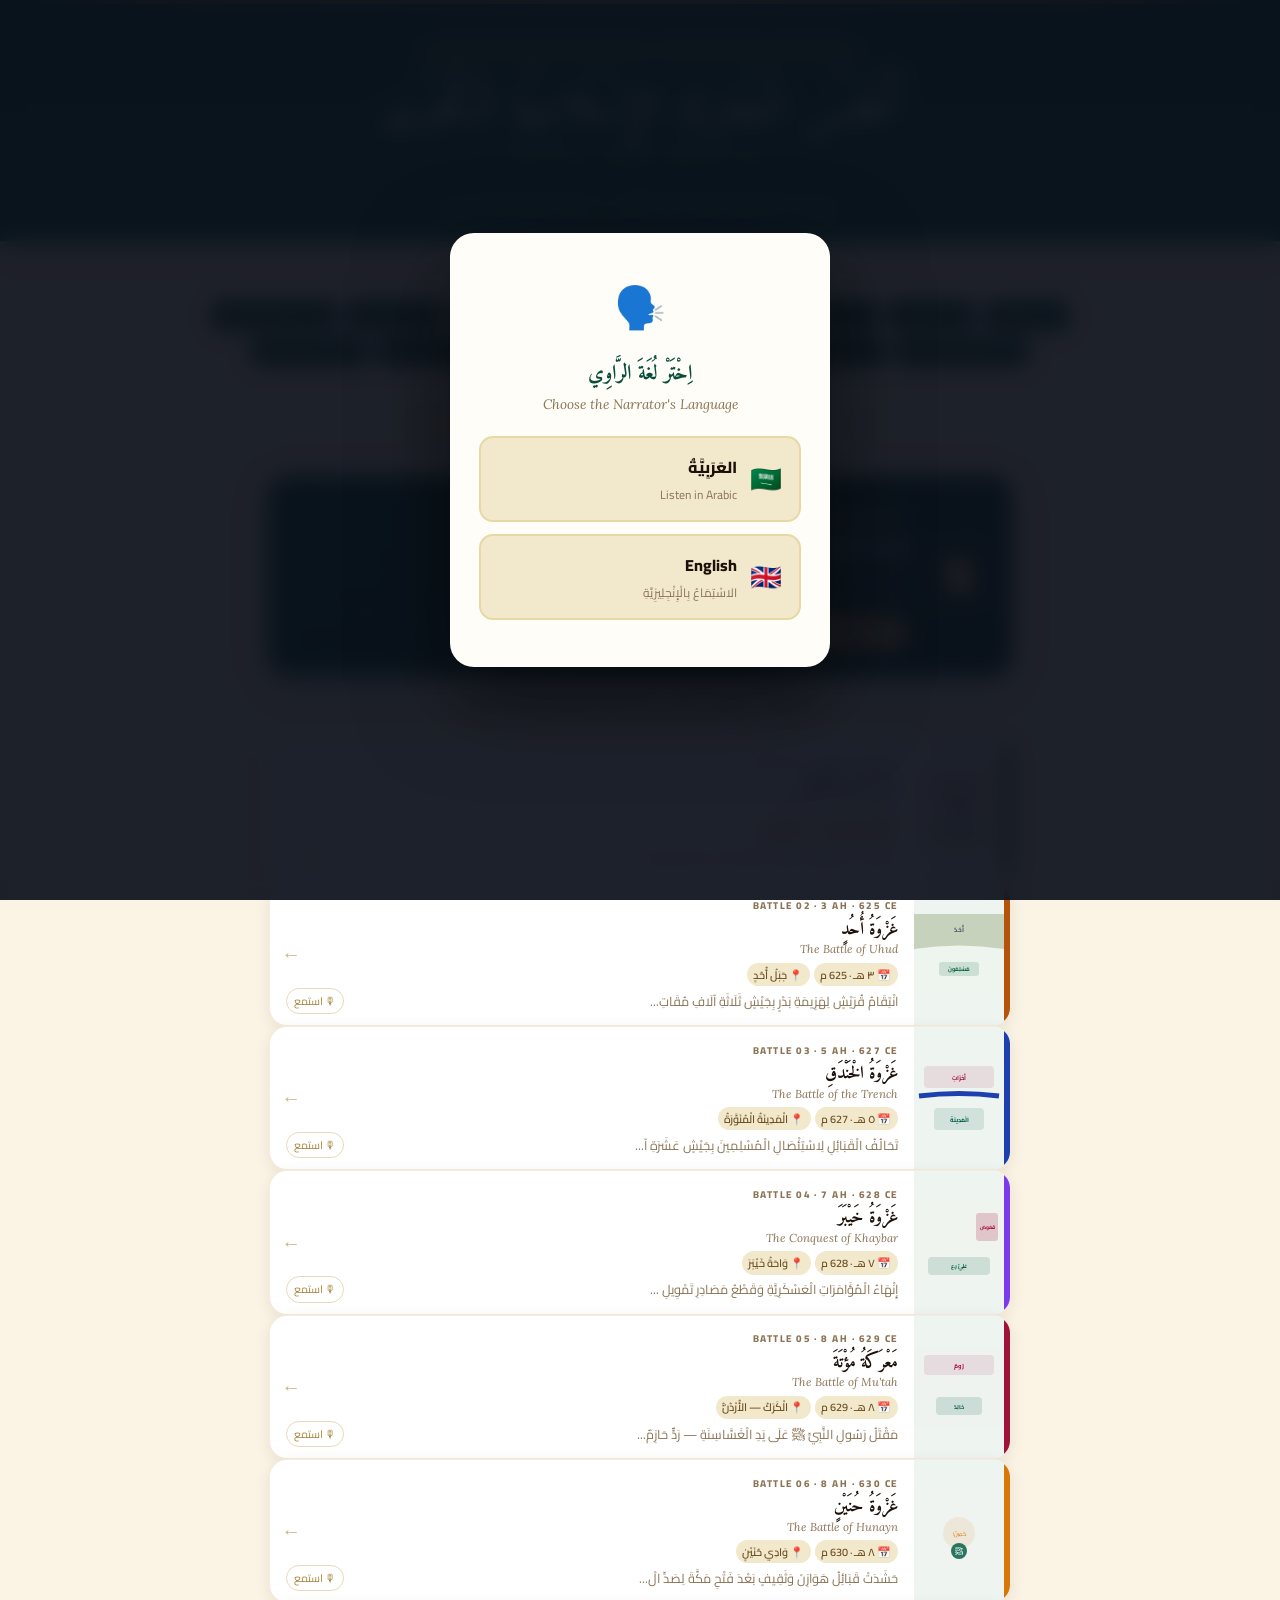
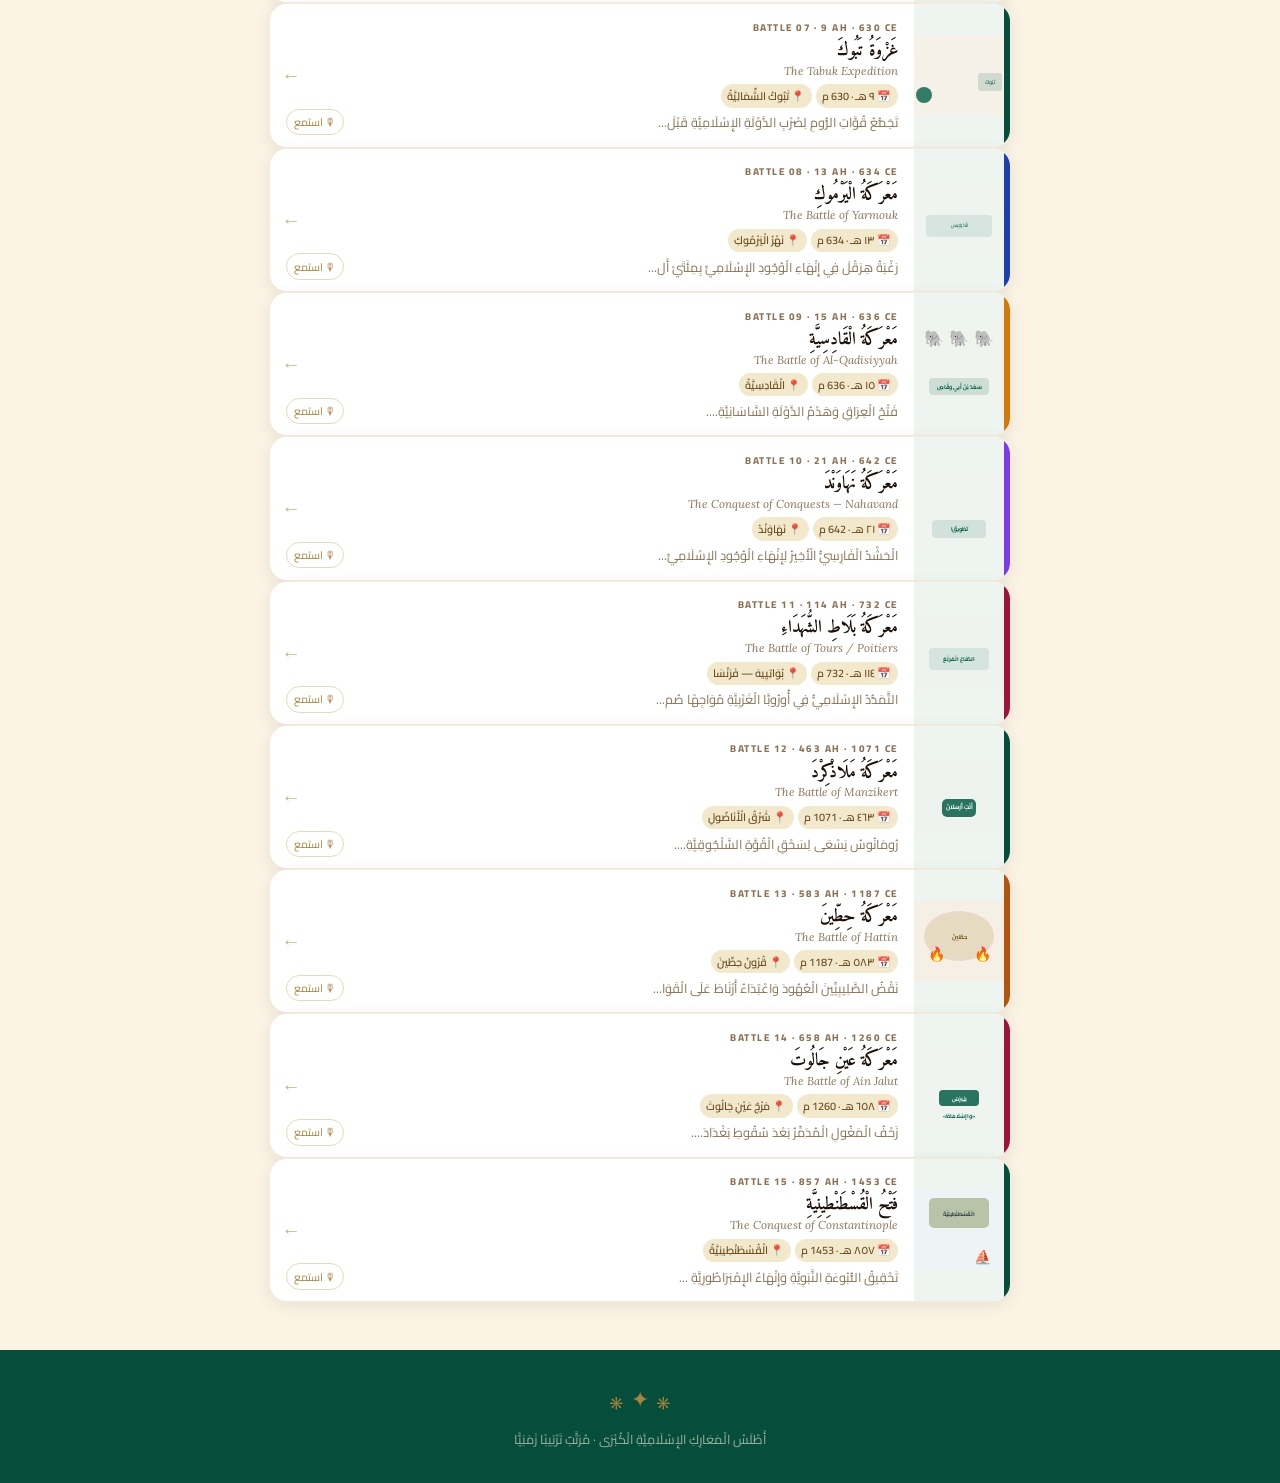
<file: index_8.html>
<!DOCTYPE html>
<html lang="ar" dir="rtl">
<head>
<meta charset="UTF-8">
<meta name="viewport" content="width=device-width, initial-scale=1.0, maximum-scale=1.0, user-scalable=no">
<title>أطلس المعارك الإسلامية الكبرى</title>
<link rel="preconnect" href="https://fonts.googleapis.com">
<link href="https://fonts.googleapis.com/css2?family=Cairo:wght@400;600;700;800;900&family=Lora:ital,wght@0,400;0,600;1,400&family=Amiri:wght@400;700&display=swap" rel="stylesheet">
<style>
:root {
  --parch:#FBF4E4; --parch-2:#F2E8CC; --parch-3:#E8D8A8; --cream:#FFFDF7;
  --gold:#C5A059; --gold-2:#D9B673; --gold-3:#A8843A; --gold-dark:#7A5C1E;
  --em:#064E3B; --em2:#065F46; --em3:#10B981; --em-light:#D1FAE5;
  --cr:#9F1239; --cr2:#BE123C;
  --ink:#1C1008; --ink2:#3D2B0E; --ink3:#6B4C1E;
  --muted:#8B7355; --muted2:#A89070;
  --map-bg:#EEF4F0; --map-bd:#B8D4C4;
}
*,*::before,*::after{box-sizing:border-box;margin:0;padding:0;-webkit-tap-highlight-color:transparent}
html{font-size:16px;scroll-behavior:smooth}
body{font-family:'Cairo',sans-serif;background:var(--parch);color:var(--ink);min-height:100vh;overflow-x:hidden}
.site-header{background:linear-gradient(180deg,var(--em) 0%,var(--em2) 100%);box-shadow:0 4px 24px rgba(6,78,59,.25)}
.hdr-orn{width:100%;height:4px;background:linear-gradient(90deg,transparent,var(--gold-3),var(--gold),var(--gold-2),var(--gold),var(--gold-3),transparent)}
.hdr-inner{max-width:900px;margin:0 auto;padding:1.8rem 1.5rem 1.5rem;text-align:center}
.hdr-badge{display:inline-block;background:rgba(197,160,89,.15);border:1px solid rgba(197,160,89,.4);color:var(--gold-2);font-size:.72rem;letter-spacing:.18em;padding:.25em 1em;border-radius:20px;margin-bottom:.9rem;font-weight:600}
.hdr-title{font-family:'Amiri',serif;font-size:clamp(1.9rem,5.5vw,3rem);font-weight:700;color:var(--parch);line-height:1.25;margin-bottom:.3rem}
.hdr-title-en{font-family:'Lora',serif;font-style:italic;font-size:clamp(.85rem,2vw,1.05rem);color:var(--gold-2);letter-spacing:.06em;margin-bottom:.8rem;display:block}
.hdr-div{width:180px;height:1px;margin:.5rem auto .8rem;background:linear-gradient(90deg,transparent,var(--gold),transparent)}
.hdr-sub{font-size:.92rem;color:rgba(251,244,228,.75);max-width:520px;margin:0 auto;line-height:1.7}
.quick-nav{max-width:900px;margin:0 auto;padding:1rem 1.2rem .5rem;display:flex;flex-wrap:wrap;gap:.4rem;justify-content:center}
.qn-btn{background:var(--em);border:none;color:var(--gold-2);font-family:'Cairo',sans-serif;font-size:.72rem;font-weight:700;padding:.3em .85em;border-radius:20px;cursor:pointer;transition:all .18s;white-space:nowrap;box-shadow:0 2px 8px rgba(6,78,59,.2)}
.qn-btn:hover{background:var(--em2);transform:translateY(-1px)}
.voice-picker{max-width:900px;margin:0 auto;padding:0 1.2rem .8rem;display:flex;flex-wrap:wrap;gap:.4rem;justify-content:center;align-items:center}
.vp-label{font-size:.68rem;color:rgba(251,244,228,.55);margin-left:.4rem}
.vp-chip{background:rgba(197,160,89,.1);border:1.5px solid rgba(197,160,89,.3);color:var(--gold-2);font-family:'Cairo',sans-serif;font-size:.72rem;font-weight:700;padding:.3em .85em;border-radius:20px;cursor:pointer;transition:all .18s;white-space:nowrap;display:flex;align-items:center;gap:4px}
.vp-chip:hover{border-color:var(--gold)}
.vp-chip.active{background:var(--gold);color:var(--em);border-color:var(--gold)}

/* ── Language picker (first-visit overlay + persistent toggle) ── */
#langOverlay{position:fixed;inset:0;z-index:900;background:rgba(10,15,26,.92);backdrop-filter:blur(10px);display:flex;align-items:center;justify-content:center;opacity:0;pointer-events:none;transition:opacity .3s}
#langOverlay.open{opacity:1;pointer-events:all}
.lang-card{background:var(--cream);border-radius:24px;padding:2.2rem 1.8rem;max-width:380px;width:92%;text-align:center;box-shadow:0 30px 90px rgba(0,0,0,.5)}
.lang-card-icon{font-size:2.6rem;margin-bottom:.6rem}
.lang-card-title{font-family:'Amiri',serif;font-size:1.3rem;font-weight:700;color:var(--em);margin-bottom:.2rem}
.lang-card-title-en{font-family:'Lora',serif;font-style:italic;font-size:.85rem;color:var(--muted);margin-bottom:1.4rem;display:block}
.lang-opt-btn{width:100%;display:flex;align-items:center;gap:.8rem;background:var(--parch-2);border:2px solid var(--parch-3);border-radius:14px;padding:.9rem 1.1rem;margin-bottom:.7rem;cursor:pointer;transition:all .18s;text-align:right;font-family:'Cairo',sans-serif}
.lang-opt-btn:hover{border-color:var(--gold);background:var(--parch)}
.lang-opt-flag{font-size:1.6rem;flex-shrink:0}
.lang-opt-txt{flex:1;text-align:right}
.lang-opt-txt .lo-main{font-size:1rem;font-weight:800;color:var(--ink)}
.lang-opt-txt .lo-sub{font-size:.75rem;color:var(--muted);display:block;margin-top:1px}

.lang-toggle-wrap{max-width:900px;margin:0 auto;padding:0 1.2rem .4rem;display:flex;justify-content:center}
.lang-toggle{display:inline-flex;background:rgba(197,160,89,.1);border:1.5px solid rgba(197,160,89,.3);border-radius:20px;padding:3px;gap:2px}
.lt-btn{border:none;background:none;color:var(--gold-2);font-family:'Cairo',sans-serif;font-size:.72rem;font-weight:800;padding:.32em 1em;border-radius:18px;cursor:pointer;transition:all .18s}
.lt-btn.active{background:var(--gold);color:var(--em)}
.cards-wrap{max-width:780px;margin:0 auto;padding:1.5rem 1.2rem 3rem;display:flex;flex-direction:column;gap:12px}
.sec-label{text-align:center;padding:.5rem 0;font-size:.75rem;font-weight:800;color:var(--muted);letter-spacing:.15em;display:flex;align-items:center;gap:.8rem}
.sec-label::before,.sec-label::after{content:'';flex:1;height:1px;background:linear-gradient(90deg,transparent,var(--parch-3))}
.sec-label::after{background:linear-gradient(90deg,var(--parch-3),transparent)}
.intro-card{background:linear-gradient(135deg,var(--em) 0%,#063529 100%);border-radius:20px;padding:1.4rem 1.3rem;display:flex;align-items:center;gap:14px;cursor:pointer;position:relative;overflow:hidden;box-shadow:0 6px 28px rgba(6,78,59,.35);border:1.5px solid rgba(197,160,89,.35);transition:transform .2s,box-shadow .2s}
.intro-card:hover{transform:translateY(-3px);box-shadow:0 12px 40px rgba(6,78,59,.4)}
.intro-card::before{content:'';position:absolute;inset:0;background:url("data:image/svg+xml,%3Csvg width='40' height='40' xmlns='http://www.w3.org/2000/svg'%3E%3Cpolygon points='20,2 23,13 35,13 25,19 28,30 20,24 12,30 15,19 5,13 17,13' fill='%23C5A059' fill-opacity='0.07'/%3E%3C/svg%3E") 0 0/40px 40px}
.ic-icon{flex-shrink:0;width:64px;height:64px;background:rgba(197,160,89,.15);border:1.5px solid rgba(197,160,89,.4);border-radius:16px;display:flex;align-items:center;justify-content:center;font-size:2rem;position:relative;z-index:1}
.ic-body{flex:1;min-width:0;position:relative;z-index:1}
.ic-badge{font-size:.68rem;font-weight:800;letter-spacing:.12em;color:var(--gold-2);margin-bottom:.3rem;background:rgba(197,160,89,.12);border-radius:10px;display:inline-block;padding:.1em .7em}
.ic-title{font-size:clamp(1.05rem,3vw,1.25rem);font-weight:800;color:var(--parch);margin-bottom:.25rem;line-height:1.3}
.ic-title-en{font-family:'Lora',serif;font-style:italic;font-size:.78rem;color:var(--gold-2)}
.ic-sub{font-size:.83rem;color:rgba(251,244,228,.7);margin-top:.35rem;line-height:1.5}
.ic-cta{display:inline-flex;align-items:center;gap:.5rem;margin-top:.7rem;background:var(--gold);color:var(--em);font-weight:800;font-size:.82rem;padding:.45em 1.1em;border-radius:20px;border:none;cursor:pointer;transition:all .2s;font-family:'Cairo',sans-serif}
.ic-cta:hover{background:var(--gold-2);transform:translateY(-1px)}
.battle-card{background:white;border-radius:18px;display:flex;align-items:stretch;overflow:hidden;cursor:pointer;border:1.5px solid rgba(197,160,89,.2);box-shadow:0 4px 16px rgba(28,16,8,.08);transition:transform .22s cubic-bezier(.34,1.56,.64,1),box-shadow .22s,border-color .22s;position:relative}
.battle-card:hover{transform:translateY(-4px);box-shadow:0 14px 40px rgba(28,16,8,.15);border-color:var(--gold)}
.card-stripe{width:6px;flex-shrink:0}
.card-minimap{flex-shrink:0;width:90px;min-height:80px;display:flex;align-items:center;justify-content:center;background:var(--map-bg);overflow:hidden}
.card-minimap svg{width:90px;height:80px;display:block}
.card-body{flex:1;min-width:0;padding:.85rem 1rem .85rem .8rem}
.card-num{font-size:.62rem;font-weight:800;letter-spacing:.15em;color:var(--muted);margin-bottom:.2rem}
.card-name{font-family:'Amiri',serif;font-size:1.1rem;font-weight:700;color:var(--ink);line-height:1.3}
.card-name-en{font-family:'Lora',serif;font-style:italic;font-size:.72rem;color:var(--muted);margin-bottom:.4rem;display:block}
.card-tags{display:flex;flex-wrap:wrap;gap:4px;margin-bottom:.35rem}
.card-tag{display:inline-flex;align-items:center;gap:3px;font-size:.68rem;color:var(--ink3);background:var(--parch-2);padding:.15em .6em;border-radius:999px;font-weight:600}
.card-excerpt{font-size:.8rem;color:var(--muted);line-height:1.55}
.card-arr{flex-shrink:0;display:flex;align-items:center;padding:0 .9rem 0 .7rem;color:var(--gold-3);font-size:1.2rem;opacity:.6}
.card-listen{position:absolute;bottom:.7rem;left:1rem;background:none;border:1px solid rgba(197,160,89,.4);color:var(--gold-3);font-family:'Cairo',sans-serif;font-size:.68rem;padding:.2em .65em;border-radius:999px;cursor:pointer;transition:all .18s;display:flex;align-items:center;gap:3px}
.card-listen:hover{background:var(--gold);color:var(--em);border-color:var(--gold)}
#modal-ov{position:fixed;inset:0;z-index:500;background:rgba(10,15,26,.88);backdrop-filter:blur(8px);display:flex;align-items:flex-end;justify-content:center;opacity:0;pointer-events:none;transition:opacity .3s}
#modal-ov.open{opacity:1;pointer-events:all}
#modal{background:var(--cream);border-radius:24px 24px 0 0;max-width:780px;width:100%;max-height:92vh;overflow-y:auto;transform:translateY(60px);transition:transform .4s cubic-bezier(.34,1.56,.64,1)}
#modal-ov.open #modal{transform:translateY(0)}
#modal::-webkit-scrollbar{width:4px}
#modal::-webkit-scrollbar-thumb{background:var(--parch-3);border-radius:2px}
.modal-handle{width:44px;height:5px;background:var(--parch-3);border-radius:3px;margin:10px auto 0}
.modal-hdr{background:linear-gradient(160deg,var(--em) 0%,#063529 100%);padding:1.4rem 1.5rem 1.2rem;position:relative;overflow:hidden}
.modal-hdr::before{content:'';position:absolute;inset:0;background:url("data:image/svg+xml,%3Csvg width='40' height='40' xmlns='http://www.w3.org/2000/svg'%3E%3Cpolygon points='20,2 23,13 35,13 25,19 28,30 20,24 12,30 15,19 5,13 17,13' fill='%23C5A059' fill-opacity='0.08'/%3E%3C/svg%3E") 0 0/40px 40px}
.modal-close{position:absolute;top:1rem;left:1.2rem;background:rgba(255,255,255,.12);border:1px solid rgba(255,255,255,.2);color:white;width:34px;height:34px;border-radius:50%;display:flex;align-items:center;justify-content:center;cursor:pointer;font-size:1rem;transition:all .18s;z-index:2}
.modal-close:hover{background:rgba(255,255,255,.22)}
.modal-epoch{display:inline-block;position:relative;z-index:1;background:rgba(197,160,89,.18);border:1px solid rgba(197,160,89,.45);color:var(--gold-2);font-size:.7rem;font-weight:800;padding:.2em .9em;border-radius:20px;margin-bottom:.7rem;letter-spacing:.05em}
.modal-title{font-family:'Amiri',serif;font-size:clamp(1.5rem,4vw,2.2rem);font-weight:700;color:var(--parch);position:relative;z-index:1;line-height:1.25}
.modal-title-en{font-family:'Lora',serif;font-style:italic;font-size:.85rem;color:var(--gold-2);display:block;margin-top:.2rem;position:relative;z-index:1}
.modal-body{padding:1.5rem 1.5rem 2.5rem}
.narr-btn{width:100%;display:flex;align-items:center;gap:1rem;background:linear-gradient(135deg,var(--em-light),#DCFCE7);border:2px solid var(--em3);border-radius:14px;padding:1rem 1.2rem;cursor:pointer;margin-bottom:1.5rem;transition:all .2s;text-align:right;font-family:'Cairo',sans-serif}
.narr-btn:hover{background:linear-gradient(135deg,#BBF7D0,var(--em-light));transform:translateY(-1px)}
.narr-icon{font-size:1.8rem;flex-shrink:0}
.narr-txt .nt-title{font-size:.95rem;font-weight:800;color:var(--em)}
.narr-txt .nt-sub{font-size:.75rem;color:var(--muted);display:block;margin-top:2px}
.audio-wave{display:none;align-items:center;gap:3px;height:18px}
.audio-wave.playing{display:flex}
.audio-wave span{display:block;width:3px;border-radius:2px;background:var(--em);animation:wave 1s ease-in-out infinite}
.audio-wave span:nth-child(2){animation-delay:.1s}
.audio-wave span:nth-child(3){animation-delay:.2s}
.audio-wave span:nth-child(4){animation-delay:.3s}
.audio-wave span:nth-child(5){animation-delay:.4s}
@keyframes wave{0%,100%{height:4px}50%{height:16px}}
.map-sec{background:var(--map-bg);border:1.5px solid var(--map-bd);border-radius:16px;overflow:hidden;margin-bottom:1.5rem}
.map-title-bar{background:white;border-bottom:1px solid var(--map-bd);padding:.6rem 1rem;font-size:.78rem;font-weight:800;color:var(--em);display:flex;align-items:center;gap:.5rem}
.map-legend{display:flex;flex-wrap:wrap;gap:.5rem;padding:.6rem 1rem;background:white;border-top:1px solid var(--map-bd)}
.leg-item{display:flex;align-items:center;gap:4px;font-size:.65rem;color:var(--muted)}
.leg-dot{width:10px;height:10px;border-radius:50%;flex-shrink:0}
.leg-line{width:14px;height:3px;border-radius:2px;flex-shrink:0}
.info-sec{margin-bottom:1.4rem}
.info-lbl{display:flex;align-items:center;gap:.6rem;font-size:.9rem;font-weight:800;color:var(--em);margin-bottom:.7rem;padding-bottom:.4rem;border-bottom:2px solid var(--em-light)}
.info-lbl-en{font-family:'Lora',serif;font-style:italic;font-size:.7rem;color:var(--muted);margin-right:auto}
.info-ar{font-family:'Amiri',serif;font-size:1.02rem;line-height:1.9;color:var(--ink);margin-bottom:.6rem}
.info-en{font-family:'Lora',serif;font-size:.85rem;line-height:1.65;color:var(--muted);direction:ltr;text-align:left;border-top:1px solid var(--parch-3);padding-top:.6rem;font-style:italic}
.narr-quote{background:linear-gradient(135deg,var(--parch-2),var(--parch));border:1.5px solid var(--parch-3);border-right:5px solid var(--gold);border-radius:12px;padding:1.1rem 1.2rem;margin-bottom:1.4rem;position:relative}
.narr-quote::before{content:'🎙';position:absolute;top:-.7rem;right:1rem;background:var(--cream);padding:0 .3rem;font-size:1.1rem}
.nq-ar{font-family:'Amiri',serif;font-size:1.05rem;line-height:1.9;color:var(--ink);font-style:italic;margin-bottom:.5rem}
.nq-en{font-family:'Lora',serif;font-size:.82rem;line-height:1.6;color:var(--muted);direction:ltr;text-align:left;font-style:italic}
.fig-chips{display:flex;flex-wrap:wrap;gap:6px;margin-top:.5rem}
.fig-chip{background:var(--parch-2);border:1px solid var(--parch-3);color:var(--ink2);font-size:.82rem;font-weight:700;padding:.25em .9em;border-radius:999px}
.lessons-grid{display:grid;grid-template-columns:1fr 1fr;gap:8px;margin-top:.5rem}
.lesson-item{background:linear-gradient(135deg,var(--parch),white);border:1.5px solid var(--parch-3);border-right:3px solid var(--gold);border-radius:10px;padding:.7rem .8rem;font-size:.83rem;line-height:1.6;color:var(--ink2)}
.modal-nav{display:flex;gap:.8rem;margin-top:1.5rem;flex-wrap:wrap}
.modal-nav-btn{flex:1;min-width:140px;background:var(--parch-2);border:1.5px solid var(--parch-3);color:var(--em);font-family:'Cairo',sans-serif;font-size:.85rem;font-weight:800;padding:.7em 1em;border-radius:12px;cursor:pointer;transition:all .18s}
.modal-nav-btn:hover{background:var(--em);color:var(--parch);border-color:var(--em)}
footer{background:var(--em);color:rgba(251,244,228,.6);text-align:center;padding:2rem;font-size:.8rem}
.fo-orn{font-family:'Amiri',serif;font-size:1.4rem;color:var(--gold-3);display:block;margin-bottom:.4rem}
@media(max-width:600px){.card-minimap{width:70px}.card-minimap svg{width:70px;height:65px}.lessons-grid{grid-template-columns:1fr}.modal-body{padding:1.2rem 1rem 2rem}.modal-hdr{padding:1.1rem 1rem 1rem}}
</style>
</head>
<body>
<header class="site-header">
  <div class="hdr-orn"></div>
  <div class="hdr-inner">
    <div class="hdr-badge">✦ موسوعة عسكرية إسلامية · Islamic Military Encyclopedia ✦</div>
    <h1 class="hdr-title">أَطْلَسُ الْمَعَارِكِ الإِسْلَامِيَّةِ الْكُبْرَى</h1>
    <span class="hdr-title-en">The Great Islamic Battles Atlas</span>
    <div class="hdr-div"></div>
    <p class="hdr-sub">خَمْسَةَ عَشَرَ مَعْرَكَةً فَارِقَةً غَيَّرَتِ التَّارِيخَ — بِخَرَائِطَ تَكْتِيكِيَّةٍ وَصَوْتِ رَاوٍ</p>
  </div>
</header>

<!-- LANGUAGE PICKER — shown on first visit -->
<div id="langOverlay">
  <div class="lang-card">
    <div class="lang-card-icon">🗣️</div>
    <div class="lang-card-title">اِخْتَرْ لُغَةَ الرَّاوِي</div>
    <span class="lang-card-title-en">Choose the Narrator's Language</span>
    <button class="lang-opt-btn" onclick="setNarrationLang('ar')">
      <span class="lang-opt-flag">🇸🇦</span>
      <span class="lang-opt-txt"><span class="lo-main">العَرَبِيَّةُ</span><span class="lo-sub">Listen in Arabic</span></span>
    </button>
    <button class="lang-opt-btn" onclick="setNarrationLang('en')">
      <span class="lang-opt-flag">🇬🇧</span>
      <span class="lang-opt-txt"><span class="lo-main">English</span><span class="lo-sub">الاسْتِمَاعُ بِالْإِنْجِلِيزِيَّةِ</span></span>
    </button>
  </div>
</div>

<div class="lang-toggle-wrap">
  <div class="lang-toggle">
    <button class="lt-btn" id="ltAr" onclick="setNarrationLang('ar')">🇸🇦 العَرَبِيَّةُ</button>
    <button class="lt-btn" id="ltEn" onclick="setNarrationLang('en')">🇬🇧 English</button>
  </div>
</div>

<nav class="quick-nav" id="quickNav"></nav>
<div class="voice-picker" id="voicePicker"></div>
<div class="cards-wrap">
  <div class="intro-card" onclick="speakIntro()">
    <div class="ic-icon">📜</div>
    <div class="ic-body">
      <div class="ic-badge">✦ مُقَدِّمَةُ الْمَوْسُوعَةِ · Encyclopedia Intro ✦</div>
      <div class="ic-title">لِمَاذَا نَدْرُسُ مَعَارِكَ الإِسْلَامِ؟</div>
      <div class="ic-title-en">Why Study the Great Battles of Islam?</div>
      <div class="ic-sub">خَمْسَةَ عَشَرَ مَعْرَكَةً صَاغَتْ مَسَارَ الْحَضَارَةِ — مِنْ بَدْرٍ إِلَى الْقُسْطَنْطِينِيَّةِ</div>
      <button class="ic-cta" onclick="event.stopPropagation();speakIntro()">
        🎙️ اِسْتَمِعْ إِلَى الرَّاوِي
        <div class="audio-wave" id="introWave"><span></span><span></span><span></span><span></span><span></span></div>
      </button>
    </div>
  </div>
  <div class="sec-label">الْمَعَارِكُ الْخَمْسَةَ عَشَرَ · THE FIFTEEN GREAT BATTLES</div>
  <div id="battlesList"></div>
</div>
<footer><span class="fo-orn">۞ ✦ ۞</span>أَطْلَسُ الْمَعَارِكِ الإِسْلَامِيَّةِ الْكُبْرَى · مُرَتَّبٌ تَرْتِيبًا زَمَنِيًّا</footer>
<div id="modal-ov" onclick="closeModal(event)">
  <div id="modal">
    <div class="modal-handle"></div>
    <div class="modal-hdr">
      <button class="modal-close" onclick="closeModalDirect()">✕</button>
      <div id="mEpoch" class="modal-epoch"></div>
      <h2 id="mTitle" class="modal-title"></h2>
      <span id="mTitleEn" class="modal-title-en"></span>
    </div>
    <div class="modal-body" id="mBody"></div>
  </div>
</div>
<script>
const D=`<defs><marker id="aG" markerWidth="6" markerHeight="6" refX="5" refY="3" orient="auto"><path d="M0,0 L6,3 L0,6 Z" fill="#065F46"/></marker><marker id="aR" markerWidth="6" markerHeight="6" refX="5" refY="3" orient="auto"><path d="M0,0 L6,3 L0,6 Z" fill="#9F1239"/></marker><marker id="aM" markerWidth="6" markerHeight="6" refX="5" refY="3" orient="auto"><path d="M0,0 L6,3 L0,6 Z" fill="#D97706"/></marker></defs>`;
const MF={
1:`<svg viewBox="0 0 500 340" xmlns="http://www.w3.org/2000/svg" style="width:100%;height:auto">${D}<rect width="500" height="340" fill="#F5F0E8"/><ellipse cx="250" cy="270" rx="210" ry="55" fill="#E8D59A" opacity=".4"/><path d="M0,305 Q120,275 240,295 Q360,268 500,282 L500,340 L0,340Z" fill="#D4B866" opacity=".28"/><ellipse cx="120" cy="62" rx="75" ry="32" fill="#C8B89A" opacity=".6"/><ellipse cx="380" cy="57" rx="65" ry="28" fill="#C8B89A" opacity=".6"/><circle cx="200" cy="162" r="24" fill="#DBEAFE" stroke="#1E40AF" stroke-width="2"/><text x="200" y="166" text-anchor="middle" font-family="Cairo,sans-serif" font-size="9" fill="#1E40AF" font-weight="700">آبَارُ بَدْرٍ</text><circle cx="228" cy="155" r="5" fill="#1E40AF" stroke="white" stroke-width="1.5"/><circle cx="214" cy="170" r="5" fill="#1E40AF" stroke="white" stroke-width="1.5"/><circle cx="185" cy="168" r="5" fill="#1E40AF" stroke="white" stroke-width="1.5"/><rect x="130" y="42" width="240" height="50" rx="8" fill="#9F1239" opacity=".12" stroke="#9F1239" stroke-width="1.5"/><text x="250" y="64" text-anchor="middle" font-family="Cairo,sans-serif" font-size="11" fill="#9F1239" font-weight="800">جَيْشُ قُرَيْشٍ — ١,٠٠٠</text><text x="250" y="81" text-anchor="middle" font-family="Lora,serif" font-size="9" fill="#9F1239" font-style="italic">Quraysh Army — 1,000</text><line x1="250" y1="94" x2="250" y2="140" stroke="#9F1239" stroke-width="2" stroke-dasharray="4,3" marker-end="url(#aR)"/><line x1="195" y1="94" x2="190" y2="135" stroke="#9F1239" stroke-width="1.5" stroke-dasharray="3,3" marker-end="url(#aR)"/><line x1="305" y1="94" x2="308" y2="135" stroke="#9F1239" stroke-width="1.5" stroke-dasharray="3,3" marker-end="url(#aR)"/><path d="M222,150 L155,132" stroke="#1E40AF" stroke-width="1.5" stroke-dasharray="3,2"/><rect x="65" y="122" width="88" height="20" rx="4" fill="#1E40AF" opacity=".9"/><text x="109" y="135" text-anchor="middle" font-family="Cairo,sans-serif" font-size="8.5" fill="white" font-weight="700">سَيْطَرَةٌ عَلَى الْمَاءِ ◄</text><rect x="120" y="245" width="260" height="52" rx="8" fill="#065F46" opacity=".1" stroke="#065F46" stroke-width="1.5"/><text x="250" y="267" text-anchor="middle" font-family="Cairo,sans-serif" font-size="11" fill="#065F46" font-weight="800">جَيْشُ الْمُسْلِمِينَ — ٣١٣</text><text x="250" y="284" text-anchor="middle" font-family="Lora,serif" font-size="9" fill="#065F46" font-style="italic">Muslim Army — 313</text><line x1="250" y1="242" x2="250" y2="202" stroke="#065F46" stroke-width="2" marker-end="url(#aG)"/><line x1="30" y1="195" x2="470" y2="195" stroke="#C5A059" stroke-width="1.5" stroke-dasharray="6,4" opacity=".6"/><rect x="180" y="186" width="140" height="18" rx="9" fill="#C5A059" opacity=".12"/><text x="250" y="198" text-anchor="middle" font-family="Cairo,sans-serif" font-size="9.5" fill="#7A5C1E" font-weight="800">خَطُّ الْمُوَاجَهَةِ</text><text x="460" y="335" text-anchor="end" font-family="Cairo,sans-serif" font-size="8" fill="#8B7355">📍 بَدْرٌ ٢ هـ / 624 CE</text></svg>`,
2:`<svg viewBox="0 0 500 340" xmlns="http://www.w3.org/2000/svg" style="width:100%;height:auto">${D}<rect width="500" height="340" fill="#EFF5F0"/><path d="M0,0 L500,0 L500,185 Q350,120 250,135 Q150,148 0,105Z" fill="#B8C4A8" opacity=".42"/><path d="M60,0 Q180,82 250,98 Q320,112 440,62 L500,42 L500,0 L0,0Z" fill="#9FAF8A" opacity=".32"/><text x="250" y="46" text-anchor="middle" font-family="Amiri,serif" font-size="14" fill="#4B5563" font-weight="700">جَبَلُ أُحُدٍ / Mount Uhud</text><ellipse cx="88" cy="183" rx="44" ry="28" fill="#A89070" opacity=".55"/><text x="88" y="180" text-anchor="middle" font-family="Cairo,sans-serif" font-size="8" fill="white" font-weight="800">جَبَلُ الرُّمَاةِ</text><rect x="128" y="158" width="244" height="50" rx="8" fill="#065F46" opacity=".1" stroke="#065F46" stroke-width="1.5"/><text x="250" y="180" text-anchor="middle" font-family="Cairo,sans-serif" font-size="11" fill="#065F46" font-weight="800">الْمُسْلِمُونَ — ٧٠٠</text><text x="250" y="196" text-anchor="middle" font-family="Lora,serif" font-size="9" fill="#065F46" font-style="italic">Muslims — 700</text><rect x="95" y="255" width="310" height="50" rx="8" fill="#9F1239" opacity=".1" stroke="#9F1239" stroke-width="1.5"/><text x="250" y="277" text-anchor="middle" font-family="Cairo,sans-serif" font-size="11" fill="#9F1239" font-weight="800">قُرَيْشٌ — ٣,٠٠٠</text><path d="M420,248 Q452,205 442,168 Q432,138 332,158" stroke="#9F1239" stroke-width="2.5" fill="none" stroke-dasharray="5,3" marker-end="url(#aR)"/><rect x="396" y="190" width="98" height="36" rx="6" fill="#9F1239" opacity=".9"/><text x="445" y="206" text-anchor="middle" font-family="Cairo,sans-serif" font-size="8.5" fill="white" font-weight="800">خَالِدٌ يَلْتَفُّ!</text><text x="445" y="220" text-anchor="middle" font-family="Lora,serif" font-size="7.5" fill="white" font-style="italic">Khalid flanks!</text><rect x="98" y="136" width="104" height="28" rx="5" fill="#D97706" opacity=".9"/><text x="150" y="148" text-anchor="middle" font-family="Cairo,sans-serif" font-size="8" fill="white" font-weight="800">الرُّمَاةُ يَنْزِلُونَ!</text><text x="150" y="160" text-anchor="middle" font-family="Lora,serif" font-size="7" fill="white" font-style="italic">Archers leave post!</text><circle cx="133" cy="166" r="10" fill="#D97706" opacity=".3" stroke="#D97706" stroke-width="2"/><text x="133" y="170" text-anchor="middle" font-family="Cairo,sans-serif" font-size="10" fill="#D97706" font-weight="900">✖</text><text x="460" y="335" text-anchor="end" font-family="Cairo,sans-serif" font-size="8" fill="#8B7355">📍 أُحُدٌ ٣ هـ / 625 CE</text></svg>`,
3:`<svg viewBox="0 0 500 340" xmlns="http://www.w3.org/2000/svg" style="width:100%;height:auto">${D}<rect width="500" height="340" fill="#EEF4F0"/><rect x="158" y="185" width="184" height="122" rx="10" fill="#FBF4E4" stroke="#C5A059" stroke-width="2"/><text x="250" y="240" text-anchor="middle" font-family="Amiri,serif" font-size="13" fill="#7A5C1E" font-weight="700">الْمَدِينَةُ الْمُنَوَّرَةُ</text><text x="250" y="258" text-anchor="middle" font-family="Cairo,sans-serif" font-size="9" fill="#A89070">الْمُسْلِمُونَ ٣,٠٠٠</text><path d="M28,152 Q250,142 472,152" stroke="#1E40AF" stroke-width="8" fill="none" stroke-linecap="round"/><path d="M28,152 Q250,142 472,152" stroke="#3B82F6" stroke-width="4" fill="none" opacity=".4"/><rect x="148" y="133" width="204" height="22" rx="11" fill="#1E40AF" opacity=".9"/><text x="250" y="147" text-anchor="middle" font-family="Cairo,sans-serif" font-size="9.5" fill="white" font-weight="800">الْخَنْدَقُ — بِمَشُورَةِ سَلْمَانَ الْفَارِسِيِّ</text><ellipse cx="58" cy="200" rx="44" ry="88" fill="#9FAF8A" opacity=".38"/><text x="58" y="196" text-anchor="middle" font-family="Cairo,sans-serif" font-size="7.5" fill="#4B5563">حَرَّةُ وَاقِمٍ</text><ellipse cx="442" cy="200" rx="44" ry="88" fill="#9FAF8A" opacity=".38"/><text x="442" y="196" text-anchor="middle" font-family="Cairo,sans-serif" font-size="7.5" fill="#4B5563">حَرَّةُ الْوَبَرَةِ</text><rect x="78" y="28" width="344" height="80" rx="10" fill="#9F1239" opacity=".09" stroke="#9F1239" stroke-width="1.5"/><text x="250" y="56" text-anchor="middle" font-family="Cairo,sans-serif" font-size="11" fill="#9F1239" font-weight="800">الْأَحْزَابُ — ١٠,٠٠٠ مُقَاتِلٍ</text><text x="250" y="73" text-anchor="middle" font-family="Lora,serif" font-size="9" fill="#9F1239" font-style="italic">The Confederates — 10,000 Warriors</text><line x1="200" y1="110" x2="200" y2="143" stroke="#9F1239" stroke-width="2" stroke-dasharray="4,3" marker-end="url(#aR)"/><line x1="250" y1="110" x2="250" y2="143" stroke="#9F1239" stroke-width="2.5" stroke-dasharray="4,3" marker-end="url(#aR)"/><line x1="300" y1="110" x2="300" y2="143" stroke="#9F1239" stroke-width="2" stroke-dasharray="4,3" marker-end="url(#aR)"/><text x="200" y="155" text-anchor="middle" font-size="12" fill="#D97706">✖</text><text x="250" y="155" text-anchor="middle" font-size="14" fill="#D97706">✖</text><text x="300" y="155" text-anchor="middle" font-size="12" fill="#D97706">✖</text><text x="460" y="335" text-anchor="end" font-family="Cairo,sans-serif" font-size="8" fill="#8B7355">📍 الْخَنْدَقُ ٥ هـ / 627 CE</text></svg>`,
4:`<svg viewBox="0 0 500 340" xmlns="http://www.w3.org/2000/svg" style="width:100%;height:auto">${D}<rect width="500" height="340" fill="#F0F4EE"/><ellipse cx="250" cy="172" rx="178" ry="118" fill="#D1E8D4" opacity=".45"/><rect x="56" y="78" width="80" height="68" rx="6" fill="#B8C4A8" stroke="#6B7280" stroke-width="1.5"/><text x="96" y="105" text-anchor="middle" font-family="Cairo,sans-serif" font-size="9" fill="#374151" font-weight="700">حِصْنُ نَاعِمٍ</text><text x="96" y="120" text-anchor="middle" font-family="Cairo,sans-serif" font-size="8" fill="#6B7280">✖ سَقَطَ</text><rect x="198" y="54" width="90" height="68" rx="6" fill="#B8C4A8" stroke="#6B7280" stroke-width="1.5"/><text x="243" y="84" text-anchor="middle" font-family="Cairo,sans-serif" font-size="9" fill="#374151" font-weight="700">حِصْنُ الصَّعْبِ</text><text x="243" y="99" text-anchor="middle" font-family="Cairo,sans-serif" font-size="8" fill="#6B7280">✖ سَقَطَ</text><rect x="348" y="63" width="102" height="80" rx="6" fill="#9F1239" opacity=".14" stroke="#9F1239" stroke-width="2"/><text x="399" y="93" text-anchor="middle" font-family="Cairo,sans-serif" font-size="10" fill="#9F1239" font-weight="800">حِصْنُ الْقَمُوصِ</text><text x="399" y="109" text-anchor="middle" font-family="Cairo,sans-serif" font-size="8.5" fill="#9F1239">الْمَعْقِلُ الرَّئِيسِيُّ</text><rect x="56" y="230" width="378" height="55" rx="10" fill="#065F46" opacity=".09" stroke="#065F46" stroke-width="1.5"/><text x="245" y="254" text-anchor="middle" font-family="Cairo,sans-serif" font-size="11" fill="#065F46" font-weight="800">جَيْشُ الْمُسْلِمِينَ — عَلِيُّ بْنُ أَبِي طَالِبٍ</text><line x1="118" y1="226" x2="118" y2="150" stroke="#065F46" stroke-width="2" marker-end="url(#aG)"/><line x1="243" y1="226" x2="243" y2="126" stroke="#065F46" stroke-width="2" marker-end="url(#aG)"/><line x1="399" y1="226" x2="399" y2="146" stroke="#065F46" stroke-width="2.5" marker-end="url(#aG)"/><text x="460" y="335" text-anchor="end" font-family="Cairo,sans-serif" font-size="8" fill="#8B7355">📍 خَيْبَرُ ٧ هـ / 628 CE</text></svg>`,
5:`<svg viewBox="0 0 500 340" xmlns="http://www.w3.org/2000/svg" style="width:100%;height:auto">${D}<rect width="500" height="340" fill="#EEF3F0"/><path d="M0,205 Q100,185 200,198 Q300,212 400,188 Q452,178 500,192 L500,340 L0,340Z" fill="#D4C49A" opacity=".28"/><rect x="58" y="24" width="384" height="80" rx="10" fill="#9F1239" opacity=".09" stroke="#9F1239" stroke-width="1.5"/><text x="250" y="52" text-anchor="middle" font-family="Cairo,sans-serif" font-size="11" fill="#9F1239" font-weight="800">الرُّومُ + الْغَسَّاسِنَةُ — ٢٠٠,٠٠٠</text><text x="250" y="69" text-anchor="middle" font-family="Lora,serif" font-size="9" fill="#9F1239" font-style="italic">Byzantines + Ghassanids — 200,000</text><path d="M118,242 Q78,202 98,132 Q113,82 178,114" stroke="#D97706" stroke-width="2.5" fill="none" stroke-dasharray="5,3" marker-end="url(#aM)"/><path d="M382,242 Q422,202 402,132 Q387,82 322,114" stroke="#D97706" stroke-width="2.5" fill="none" stroke-dasharray="5,3" marker-end="url(#aM)"/><rect x="168" y="192" width="164" height="35" rx="8" fill="#D97706" opacity=".9"/><text x="250" y="208" text-anchor="middle" font-family="Cairo,sans-serif" font-size="9.5" fill="white" font-weight="800">خَالِدٌ يُعِيدُ التَّرْتِيبَ لَيْلًا!</text><text x="250" y="222" text-anchor="middle" font-family="Lora,serif" font-size="8" fill="white" font-style="italic">Khalid reshuffles flanks at night!</text><rect x="128" y="262" width="244" height="50" rx="8" fill="#065F46" opacity=".09" stroke="#065F46" stroke-width="1.5"/><text x="250" y="283" text-anchor="middle" font-family="Cairo,sans-serif" font-size="11" fill="#065F46" font-weight="800">خَالِدُ بْنُ الْوَلِيدِ — ٣,٠٠٠</text><rect x="183" y="152" width="134" height="22" rx="6" fill="#065F46" opacity=".85"/><text x="250" y="166" text-anchor="middle" font-family="Cairo,sans-serif" font-size="9" fill="white" font-weight="700">تَرَاجُعٌ نِظَامِيٌّ آمِنٌ</text><text x="460" y="335" text-anchor="end" font-family="Cairo,sans-serif" font-size="8" fill="#8B7355">📍 مُؤْتَةُ ٨ هـ / 629 CE</text></svg>`,
6:`<svg viewBox="0 0 500 340" xmlns="http://www.w3.org/2000/svg" style="width:100%;height:auto">${D}<rect width="500" height="340" fill="#EFF4F1"/><path d="M0,0 L132,0 Q102,82 112,172 Q122,244 82,340 L0,340Z" fill="#9FAF8A" opacity=".44"/><path d="M500,0 L368,0 Q398,82 388,172 Q378,244 418,340 L500,340Z" fill="#9FAF8A" opacity=".44"/><text x="65" y="100" text-anchor="middle" font-family="Cairo,sans-serif" font-size="9" fill="#4B5563" font-weight="700">جِبَالٌ</text><text x="435" y="100" text-anchor="middle" font-family="Cairo,sans-serif" font-size="9" fill="#4B5563" font-weight="700">جِبَالٌ</text><text x="65" y="162" text-anchor="middle" font-size="18" fill="#9F1239" opacity=".8">⬇</text><text x="435" y="162" text-anchor="middle" font-size="18" fill="#9F1239" opacity=".8">⬇</text><rect x="24" y="130" width="82" height="26" rx="5" fill="#9F1239" opacity=".85"/><text x="65" y="146" text-anchor="middle" font-family="Cairo,sans-serif" font-size="8.5" fill="white" font-weight="700">كَمِينُ هَوَازِنَ</text><rect x="394" y="130" width="82" height="26" rx="5" fill="#9F1239" opacity=".85"/><text x="435" y="146" text-anchor="middle" font-family="Cairo,sans-serif" font-size="8.5" fill="white" font-weight="700">كَمِينُ هَوَازِنَ</text><circle cx="250" cy="186" r="54" fill="#D97706" opacity=".07" stroke="#D97706" stroke-width="1.5" stroke-dasharray="4,3"/><text x="250" y="190" text-anchor="middle" font-family="Cairo,sans-serif" font-size="9" fill="#D97706" font-weight="700">تَبَعْثُرٌ مَبْدَئِيٌّ / Initial Scatter</text><circle cx="250" cy="232" r="18" fill="#065F46" opacity=".9"/><text x="250" y="236" text-anchor="middle" font-size="15">ﷺ</text><rect x="174" y="257" width="152" height="30" rx="8" fill="#065F46" opacity=".9"/><text x="250" y="271" text-anchor="middle" font-family="Cairo,sans-serif" font-size="9" fill="white" font-weight="800">ثَبَتَ النَّبِيُّ ﷺ!</text><line x1="200" y1="247" x2="132" y2="188" stroke="#065F46" stroke-width="2.5" marker-end="url(#aG)"/><line x1="300" y1="247" x2="368" y2="188" stroke="#065F46" stroke-width="2.5" marker-end="url(#aG)"/><rect x="174" y="296" width="152" height="26" rx="6" fill="#C5A059" opacity=".9"/><text x="250" y="312" text-anchor="middle" font-family="Cairo,sans-serif" font-size="9" fill="#1C1008" font-weight="800">هُجُومٌ مُضَادٌّ كَاسِحٌ!</text><text x="460" y="335" text-anchor="end" font-family="Cairo,sans-serif" font-size="8" fill="#8B7355">📍 حُنَيْنٌ ٨ هـ / 630 CE</text></svg>`,
7:`<svg viewBox="0 0 500 340" xmlns="http://www.w3.org/2000/svg" style="width:100%;height:auto">${D}<rect width="500" height="340" fill="#F5F0E8"/><path d="M50,282 Q150,262 250,257 Q350,252 442,237" stroke="#C5A059" stroke-width="3" fill="none" stroke-dasharray="8,4"/><ellipse cx="120" cy="292" rx="58" ry="18" fill="#D4B866" opacity=".38"/><rect x="26" y="24" width="448" height="80" rx="10" fill="#9F1239" opacity=".07" stroke="#9F1239" stroke-width="1.5" stroke-dasharray="6,4"/><text x="250" y="52" text-anchor="middle" font-family="Cairo,sans-serif" font-size="12" fill="#9F1239" font-weight="800">حُدُودُ الرُّومِ الْبِيزَنْطِيِّينَ</text><text x="250" y="70" text-anchor="middle" font-family="Lora,serif" font-size="9.5" fill="#9F1239" font-style="italic">Byzantine Roman Border</text><path d="M250,106 Q300,118 382,113 Q452,108 492,62" stroke="#9F1239" stroke-width="2" fill="none" stroke-dasharray="4,3" marker-end="url(#aR)"/><rect x="342" y="98" width="114" height="30" rx="6" fill="#9F1239" opacity=".85"/><text x="399" y="113" text-anchor="middle" font-family="Cairo,sans-serif" font-size="9" fill="white" font-weight="800">يَنْسَحِبُونَ رُعْبًا!</text><rect x="183" y="128" width="134" height="32" rx="8" fill="#D97706" opacity=".9"/><text x="250" y="142" text-anchor="middle" font-family="Cairo,sans-serif" font-size="9" fill="white" font-weight="800">لَا صِدَامَ مُبَاشِرَ</text><text x="250" y="155" text-anchor="middle" font-family="Lora,serif" font-size="7.5" fill="white" font-style="italic">No direct confrontation</text><circle cx="50" cy="282" r="20" fill="#065F46" opacity=".85"/><text x="50" y="285" text-anchor="middle" font-family="Cairo,sans-serif" font-size="6.5" fill="white">الْمَدِينَةُ</text><rect x="400" y="208" width="92" height="58" rx="8" fill="#065F46" opacity=".1" stroke="#065F46" stroke-width="1.5"/><text x="446" y="230" text-anchor="middle" font-family="Cairo,sans-serif" font-size="10" fill="#065F46" font-weight="800">تَبُوكُ</text><text x="446" y="250" text-anchor="middle" font-family="Cairo,sans-serif" font-size="8.5" fill="#065F46">٣٠,٠٠٠</text><line x1="78" y1="270" x2="396" y2="234" stroke="#065F46" stroke-width="2.5" marker-end="url(#aG)"/><text x="460" y="335" text-anchor="end" font-family="Cairo,sans-serif" font-size="8" fill="#8B7355">📍 تَبُوكُ ٩ هـ / 630 CE</text></svg>`,
8:`<svg viewBox="0 0 500 340" xmlns="http://www.w3.org/2000/svg" style="width:100%;height:auto">${D}<rect width="500" height="340" fill="#EFF4F1"/><path d="M0,278 Q120,263 250,268 Q380,273 500,256" stroke="#1E40AF" stroke-width="8" fill="none" opacity=".7"/><path d="M0,283 Q250,293 500,276 L500,340 L0,340Z" fill="#6B7280" opacity=".22"/><text x="80" y="264" text-anchor="middle" font-family="Cairo,sans-serif" font-size="9" fill="#1E40AF" font-weight="700">نَهْرُ الْيَرْمُوكِ</text><text x="250" y="318" text-anchor="middle" font-family="Cairo,sans-serif" font-size="9" fill="#374151" font-weight="700">وَادِي الرَّقَّادِ السَّحِيقُ — Deep Ravine</text><rect x="38" y="24" width="424" height="80" rx="10" fill="#9F1239" opacity=".09" stroke="#9F1239" stroke-width="1.5"/><text x="250" y="52" text-anchor="middle" font-family="Cairo,sans-serif" font-size="11" fill="#9F1239" font-weight="800">الرُّومُ الْبِيزَنْطِيُّونَ — ٢٠٠,٠٠٠</text><text x="250" y="69" text-anchor="middle" font-family="Lora,serif" font-size="9" fill="#9F1239" font-style="italic">Byzantines — 200,000</text><rect x="38" y="153" width="424" height="70" rx="10" fill="#065F46" opacity=".07" stroke="#065F46" stroke-width="1.5"/><text x="250" y="178" text-anchor="middle" font-family="Cairo,sans-serif" font-size="10" fill="#065F46" font-weight="800">نِظَامُ الْكَرَادِيسِ — خَالِدُ بْنُ الْوَلِيدِ</text><rect x="50" y="183" width="62" height="30" rx="5" fill="#065F46" opacity=".85"/><text x="81" y="201" text-anchor="middle" font-family="Cairo,sans-serif" font-size="8" fill="white" font-weight="700">ك١</text><rect x="120" y="183" width="62" height="30" rx="5" fill="#065F46" opacity=".85"/><text x="151" y="201" text-anchor="middle" font-family="Cairo,sans-serif" font-size="8" fill="white" font-weight="700">ك٢</text><rect x="190" y="183" width="62" height="30" rx="5" fill="#065F46" opacity=".85"/><text x="221" y="201" text-anchor="middle" font-family="Cairo,sans-serif" font-size="8" fill="white" font-weight="700">ك٣</text><rect x="260" y="183" width="62" height="30" rx="5" fill="#065F46" opacity=".85"/><text x="291" y="201" text-anchor="middle" font-family="Cairo,sans-serif" font-size="8" fill="white" font-weight="700">ك٤</text><rect x="330" y="183" width="62" height="30" rx="5" fill="#065F46" opacity=".85"/><text x="361" y="201" text-anchor="middle" font-family="Cairo,sans-serif" font-size="8" fill="white" font-weight="700">ك٥</text><line x1="250" y1="106" x2="250" y2="150" stroke="#9F1239" stroke-width="2.5" marker-end="url(#aR)"/><line x1="250" y1="226" x2="250" y2="260" stroke="#065F46" stroke-width="2.5" marker-end="url(#aG)"/><line x1="148" y1="226" x2="138" y2="260" stroke="#065F46" stroke-width="2" marker-end="url(#aG)"/><line x1="362" y1="226" x2="372" y2="260" stroke="#065F46" stroke-width="2" marker-end="url(#aG)"/><text x="460" y="335" text-anchor="end" font-family="Cairo,sans-serif" font-size="8" fill="#8B7355">📍 الْيَرْمُوكُ ١٣ هـ / 634 CE</text></svg>`,
9:`<svg viewBox="0 0 500 340" xmlns="http://www.w3.org/2000/svg" style="width:100%;height:auto">${D}<rect width="500" height="340" fill="#F0F4EF"/><rect x="38" y="24" width="424" height="100" rx="10" fill="#9F1239" opacity=".09" stroke="#9F1239" stroke-width="1.5"/><text x="250" y="52" text-anchor="middle" font-family="Cairo,sans-serif" font-size="11" fill="#9F1239" font-weight="800">الْفُرْسُ السَّاسَانِيُّونَ — رُسْتُمُ</text><text x="128" y="100" text-anchor="middle" font-size="22">🐘</text><text x="250" y="100" text-anchor="middle" font-size="22">🐘</text><text x="372" y="100" text-anchor="middle" font-size="22">🐘</text><circle cx="128" cy="100" r="18" fill="none" stroke="#D97706" stroke-width="2.5" stroke-dasharray="4,2"/><text x="128" y="104" text-anchor="middle" font-size="10" fill="#D97706" font-weight="900">✖</text><circle cx="250" cy="100" r="18" fill="none" stroke="#D97706" stroke-width="2.5" stroke-dasharray="4,2"/><text x="250" y="104" text-anchor="middle" font-size="10" fill="#D97706" font-weight="900">✖</text><circle cx="372" cy="100" r="18" fill="none" stroke="#D97706" stroke-width="2.5" stroke-dasharray="4,2"/><text x="372" y="104" text-anchor="middle" font-size="10" fill="#D97706" font-weight="900">✖</text><rect x="138" y="118" width="224" height="26" rx="6" fill="#D97706" opacity=".9"/><text x="250" y="134" text-anchor="middle" font-family="Cairo,sans-serif" font-size="8.5" fill="white" font-weight="800">فَقْءُ الْعُيُونِ + قَطْعُ الْحِبَالِ!</text><rect x="78" y="218" width="344" height="60" rx="10" fill="#065F46" opacity=".09" stroke="#065F46" stroke-width="1.5"/><text x="250" y="243" text-anchor="middle" font-family="Cairo,sans-serif" font-size="11" fill="#065F46" font-weight="800">سَعْدُ بْنُ أَبِي وَقَّاصٍ</text><text x="250" y="260" text-anchor="middle" font-family="Lora,serif" font-size="9" fill="#065F46" font-style="italic">Saad ibn Abi Waqqas · Muslim Forces</text><line x1="200" y1="214" x2="180" y2="148" stroke="#065F46" stroke-width="2" marker-end="url(#aG)"/><line x1="250" y1="214" x2="250" y2="148" stroke="#065F46" stroke-width="2.5" marker-end="url(#aG)"/><line x1="300" y1="214" x2="320" y2="148" stroke="#065F46" stroke-width="2" marker-end="url(#aG)"/><text x="460" y="335" text-anchor="end" font-family="Cairo,sans-serif" font-size="8" fill="#8B7355">📍 الْقَادِسِيَّةُ ١٥ هـ / 636 CE</text></svg>`,
10:`<svg viewBox="0 0 500 340" xmlns="http://www.w3.org/2000/svg" style="width:100%;height:auto">${D}<rect width="500" height="340" fill="#EFF4F1"/><path d="M0,0 L122,0 Q100,102 82,202 Q62,282 72,340 L0,340Z" fill="#9FAF8A" opacity=".48"/><path d="M500,0 L378,0 Q400,102 418,202 Q438,282 428,340 L500,340Z" fill="#9FAF8A" opacity=".48"/><rect x="148" y="48" width="204" height="70" rx="10" fill="#9F1239" opacity=".09" stroke="#9F1239" stroke-width="2" stroke-dasharray="4,2"/><text x="250" y="76" text-anchor="middle" font-family="Cairo,sans-serif" font-size="10" fill="#9F1239" font-weight="800">الْقِلَاعُ الْفَارِسِيَّةُ + حَسَكُ حَدِيدٍ</text><rect x="48" y="143" width="148" height="42" rx="8" fill="#D97706" opacity=".9"/><text x="122" y="160" text-anchor="middle" font-family="Cairo,sans-serif" font-size="9" fill="white" font-weight="800">شَائِعَةُ وَفَاةِ الْخَلِيفَةِ!</text><line x1="250" y1="120" x2="250" y2="163" stroke="#9F1239" stroke-width="2.5" marker-end="url(#aR)"/><rect x="178" y="133" width="144" height="22" rx="5" fill="#9F1239" opacity=".85"/><text x="250" y="147" text-anchor="middle" font-family="Cairo,sans-serif" font-size="8.5" fill="white" font-weight="700">الْفُرْسُ يَخْرُجُونَ!</text><path d="M128,192 Q128,242 248,257 Q370,242 372,192" stroke="#065F46" stroke-width="3" fill="none" marker-end="url(#aG)"/><rect x="173" y="258" width="154" height="26" rx="6" fill="#065F46" opacity=".9"/><text x="250" y="274" text-anchor="middle" font-family="Cairo,sans-serif" font-size="9.5" fill="white" font-weight="800">تَطْوِيقٌ كَامِلٌ!</text><rect x="158" y="296" width="184" height="30" rx="8" fill="#065F46" opacity=".1" stroke="#065F46" stroke-width="1.5"/><text x="250" y="315" text-anchor="middle" font-family="Cairo,sans-serif" font-size="9.5" fill="#065F46" font-weight="800">النُّعْمَانُ بْنُ مُقَرِّنٍ (شَهِيدٌ)</text><text x="460" y="335" text-anchor="end" font-family="Cairo,sans-serif" font-size="8" fill="#8B7355">📍 نَهَاوَنْدُ ٢١ هـ / 642 CE</text></svg>`,
11:`<svg viewBox="0 0 500 340" xmlns="http://www.w3.org/2000/svg" style="width:100%;height:auto">${D}<rect width="500" height="340" fill="#EEF3F0"/><path d="M0,252 Q250,237 500,250 L500,340 L0,340Z" fill="#A8C090" opacity=".33"/><rect x="98" y="24" width="304" height="75" rx="10" fill="#9F1239" opacity=".09" stroke="#9F1239" stroke-width="1.5"/><text x="250" y="49" text-anchor="middle" font-family="Cairo,sans-serif" font-size="11" fill="#9F1239" font-weight="800">الْفِرِنْجَةُ — شَارْلُ مَارْتِيلَ</text><line x1="200" y1="101" x2="200" y2="140" stroke="#9F1239" stroke-width="2" stroke-dasharray="4,3" marker-end="url(#aR)"/><line x1="250" y1="101" x2="250" y2="140" stroke="#9F1239" stroke-width="2.5" stroke-dasharray="4,3" marker-end="url(#aR)"/><line x1="300" y1="101" x2="300" y2="140" stroke="#9F1239" stroke-width="2" stroke-dasharray="4,3" marker-end="url(#aR)"/><rect x="98" y="143" width="304" height="80" rx="10" fill="#065F46" opacity=".09" stroke="#065F46" stroke-width="2"/><text x="250" y="172" text-anchor="middle" font-family="Cairo,sans-serif" font-size="10.5" fill="#065F46" font-weight="800">الدِّفَاعُ الْمُرَبَّعُ — الْغَافِقِيُّ</text><rect x="304" y="200" width="132" height="36" rx="6" fill="#D97706" opacity=".9"/><text x="370" y="214" text-anchor="middle" font-family="Cairo,sans-serif" font-size="8.5" fill="white" font-weight="800">إِجْهَادٌ لُوجِسْتِيٌّ</text><text x="460" y="335" text-anchor="end" font-family="Cairo,sans-serif" font-size="8" fill="#8B7355">📍 بَلَاطُ الشُّهَدَاءِ ١١٤ هـ / 732 CE</text></svg>`,
12:`<svg viewBox="0 0 500 340" xmlns="http://www.w3.org/2000/svg" style="width:100%;height:auto">${D}<rect width="500" height="340" fill="#EEF3F0"/><path d="M0,0 L152,0 Q122,82 102,202 Q92,272 102,340 L0,340Z" fill="#9FAF8A" opacity=".48"/><path d="M500,0 L348,0 Q378,82 398,202 Q408,272 398,340 L500,340Z" fill="#9FAF8A" opacity=".48"/><rect x="28" y="108" width="102" height="52" rx="8" fill="#065F46" opacity=".1" stroke="#065F46" stroke-width="1.5" stroke-dasharray="4,3"/><text x="79" y="131" text-anchor="middle" font-family="Cairo,sans-serif" font-size="8.5" fill="#065F46" font-weight="800">جَنَاحٌ أَيْسَرُ مَخْفِيٌّ</text><rect x="370" y="108" width="102" height="52" rx="8" fill="#065F46" opacity=".1" stroke="#065F46" stroke-width="1.5" stroke-dasharray="4,3"/><text x="421" y="131" text-anchor="middle" font-family="Cairo,sans-serif" font-size="8.5" fill="#065F46" font-weight="800">جَنَاحٌ أَيْمَنُ مَخْفِيٌّ</text><rect x="173" y="212" width="154" height="50" rx="10" fill="#065F46" opacity=".85"/><text x="250" y="233" text-anchor="middle" font-family="Cairo,sans-serif" font-size="10" fill="white" font-weight="800">أَلْبُ أَرْسَلَانُ</text><rect x="158" y="58" width="184" height="55" rx="10" fill="#9F1239" opacity=".09" stroke="#9F1239" stroke-width="1.5"/><text x="250" y="82" text-anchor="middle" font-family="Cairo,sans-serif" font-size="10" fill="#9F1239" font-weight="800">رُومَانُوسُ الرَّابِعُ</text><path d="M80,162 Q80,252 180,272 Q250,282 320,272 Q420,252 420,162" stroke="#065F46" stroke-width="2.5" fill="none" marker-end="url(#aG)" stroke-dasharray="6,3"/><rect x="173" y="278" width="154" height="26" rx="6" fill="#065F46" opacity=".9"/><text x="250" y="294" text-anchor="middle" font-family="Cairo,sans-serif" font-size="9" fill="white" font-weight="800">الْهِلَالُ يُطْبِقُ!</text><text x="460" y="335" text-anchor="end" font-family="Cairo,sans-serif" font-size="8" fill="#8B7355">📍 مَلَاذْكِرْدُ ٤٦٣ هـ / 1071 CE</text></svg>`,
13:`<svg viewBox="0 0 500 340" xmlns="http://www.w3.org/2000/svg" style="width:100%;height:auto">${D}<rect width="500" height="340" fill="#F5EFE6"/><path d="M98,58 Q200,38 302,53 Q382,63 422,98 L422,198 Q382,228 302,238 Q200,248 98,233 Q58,218 58,148 Q58,88 98,58Z" fill="#C8A870" opacity=".28" stroke="#A8883A" stroke-width="1"/><text x="250" y="78" text-anchor="middle" font-family="Amiri,serif" font-size="11" fill="#7A5C1E" font-weight="700">هِضَابُ حِطِّينَ</text><ellipse cx="452" cy="182" rx="40" ry="60" fill="#1E40AF" opacity=".68"/><text x="452" y="185" text-anchor="middle" font-family="Cairo,sans-serif" font-size="8" fill="white" font-weight="700">بُحَيْرَةُ طَبَرِيَّةَ</text><rect x="28" y="24" width="180" height="50" rx="8" fill="#065F46" opacity=".09" stroke="#065F46" stroke-width="1.5"/><text x="118" y="44" text-anchor="middle" font-family="Cairo,sans-serif" font-size="9.5" fill="#065F46" font-weight="800">صَلَاحُ الدِّينِ</text><text x="178" y="157" text-anchor="middle" font-size="22">🔥</text><text x="262" y="172" text-anchor="middle" font-size="22">🔥</text><rect x="168" y="232" width="178" height="60" rx="10" fill="#9F1239" opacity=".09" stroke="#9F1239" stroke-width="1.5"/><text x="257" y="256" text-anchor="middle" font-family="Cairo,sans-serif" font-size="10" fill="#9F1239" font-weight="800">الصَّلِيبِيُّونَ — عَطَشٌ قَاتِلٌ</text><text x="460" y="335" text-anchor="end" font-family="Cairo,sans-serif" font-size="8" fill="#8B7355">📍 حِطِّينُ ٥٨٣ هـ / 1187 CE</text></svg>`,
14:`<svg viewBox="0 0 500 340" xmlns="http://www.w3.org/2000/svg" style="width:100%;height:auto">${D}<rect width="500" height="340" fill="#EFF4F1"/><path d="M0,0 L132,0 Q102,102 112,202 Q122,272 102,340 L0,340Z" fill="#9FAF8A" opacity=".48"/><path d="M500,0 L368,0 Q398,102 388,202 Q378,272 398,340 L500,340Z" fill="#9FAF8A" opacity=".48"/><rect x="183" y="223" width="134" height="50" rx="8" fill="#065F46" opacity=".85"/><text x="250" y="245" text-anchor="middle" font-family="Cairo,sans-serif" font-size="9.5" fill="white" font-weight="800">بَيْبَرْسُ</text><rect x="163" y="58" width="174" height="60" rx="10" fill="#9F1239" opacity=".09" stroke="#9F1239" stroke-width="1.5"/><text x="250" y="82" text-anchor="middle" font-family="Cairo,sans-serif" font-size="10.5" fill="#9F1239" font-weight="800">الْمَغُولُ — كَتْبُغَا</text><path d="M75,155 Q75,212 183,237" stroke="#065F46" stroke-width="2.5" fill="none" marker-end="url(#aG)"/><path d="M425,155 Q425,212 317,237" stroke="#065F46" stroke-width="2.5" fill="none" marker-end="url(#aG)"/><rect x="153" y="282" width="194" height="38" rx="10" fill="#065F46" opacity=".9"/><text x="250" y="300" text-anchor="middle" font-family="Amiri,serif" font-size="11" fill="#D9B673" font-weight="700">«وَاإِسْلَامَاهْ!»</text><text x="460" y="335" text-anchor="end" font-family="Cairo,sans-serif" font-size="8" fill="#8B7355">📍 عَيْنُ جَالُوتَ ٦٥٨ هـ / 1260 CE</text></svg>`,
15:`<svg viewBox="0 0 500 340" xmlns="http://www.w3.org/2000/svg" style="width:100%;height:auto">${D}<rect width="500" height="340" fill="#EEF3F5"/><path d="M0,182 Q100,162 200,172 Q300,182 500,167 L500,340 L0,340Z" fill="#1E40AF" opacity=".18"/><rect x="98" y="28" width="304" height="102" rx="6" fill="#B8C4A8" stroke="#6B7280" stroke-width="2.5"/><text x="250" y="70" text-anchor="middle" font-family="Amiri,serif" font-size="13" fill="#374151" font-weight="700">الْقُسْطَنْطِينِيَّةُ</text><rect x="28" y="242" width="184" height="55" rx="10" fill="#065F46" opacity=".09" stroke="#065F46" stroke-width="1.5"/><text x="120" y="266" text-anchor="middle" font-family="Cairo,sans-serif" font-size="9.5" fill="#065F46" font-weight="800">مُحَمَّدٌ الْفَاتِحُ — ٢١ عَامًا!</text><rect x="58" y="196" width="134" height="30" rx="6" fill="#D97706" opacity=".9"/><text x="125" y="214" text-anchor="middle" font-family="Cairo,sans-serif" font-size="8.5" fill="white" font-weight="800">مَدَافِعُ عِمْلَاقَةٌ 💥</text><rect x="298" y="242" width="178" height="65" rx="10" fill="#065F46" opacity=".09" stroke="#065F46" stroke-width="1.5"/><text x="387" y="262" text-anchor="middle" font-family="Cairo,sans-serif" font-size="9" fill="#065F46" font-weight="800">٧٠ سَفِينَةً بَرًّا!</text><text x="460" y="335" text-anchor="end" font-family="Cairo,sans-serif" font-size="8" fill="#8B7355">📍 فَتْحُ الْقُسْطَنْطِينِيَّةِ ٨٥٧ هـ / 1453 CE</text></svg>`
};
const MM={
1:`<svg viewBox="0 0 90 80" xmlns="http://www.w3.org/2000/svg"><rect width="90" height="80" fill="#F0EBE0"/><rect x="20" y="8" width="50" height="18" rx="4" fill="#9F1239" opacity=".15"/><text x="45" y="20" text-anchor="middle" font-size="6" fill="#9F1239" font-weight="700">قُرَيْشٌ</text><circle cx="45" cy="40" r="10" fill="#1E40AF" opacity=".3"/><text x="45" y="43" text-anchor="middle" font-size="6" fill="#1E40AF" font-weight="700">مَاءٌ</text><rect x="18" y="54" width="54" height="17" rx="4" fill="#065F46" opacity=".15"/><text x="45" y="65" text-anchor="middle" font-size="6" fill="#065F46" font-weight="700">مُسْلِمُونَ</text></svg>`,
2:`<svg viewBox="0 0 90 80" xmlns="http://www.w3.org/2000/svg"><rect width="90" height="80" fill="#EEF5EE"/><path d="M0,0 L90,0 L90,35 Q45,28 0,35Z" fill="#9FAF8A" opacity=".5"/><text x="45" y="18" text-anchor="middle" font-size="6.5" fill="#4B5563" font-weight="700">أُحُدٌ</text><rect x="25" y="48" width="40" height="14" rx="3" fill="#065F46" opacity=".15"/><text x="45" y="57" text-anchor="middle" font-size="5.5" fill="#065F46" font-weight="700">مُسْلِمُونَ</text></svg>`,
3:`<svg viewBox="0 0 90 80" xmlns="http://www.w3.org/2000/svg"><rect width="90" height="80" fill="#EEF4F0"/><rect x="10" y="8" width="70" height="22" rx="4" fill="#9F1239" opacity=".1"/><text x="45" y="22" text-anchor="middle" font-size="6" fill="#9F1239" font-weight="700">أَحْزَابٌ</text><path d="M5,38 Q45,33 85,38" stroke="#1E40AF" stroke-width="5" fill="none"/><rect x="20" y="50" width="50" height="22" rx="4" fill="#065F46" opacity=".12"/><text x="45" y="64" text-anchor="middle" font-size="6" fill="#065F46" font-weight="700">الْمَدِينَةُ</text></svg>`,
4:`<svg viewBox="0 0 90 80" xmlns="http://www.w3.org/2000/svg"><rect width="90" height="80" fill="#F0F4EE"/><rect x="62" y="10" width="22" height="28" rx="3" fill="#9F1239" opacity=".2"/><text x="73" y="26" text-anchor="middle" font-size="5" fill="#9F1239" font-weight="700">قَمُوصٌ</text><rect x="14" y="54" width="62" height="18" rx="4" fill="#065F46" opacity=".15"/><text x="45" y="65" text-anchor="middle" font-size="5.5" fill="#065F46" font-weight="700">عَلِيٌّ ر.ع</text></svg>`,
5:`<svg viewBox="0 0 90 80" xmlns="http://www.w3.org/2000/svg"><rect width="90" height="80" fill="#EEF3F0"/><rect x="10" y="8" width="70" height="20" rx="4" fill="#9F1239" opacity=".1"/><text x="45" y="21" text-anchor="middle" font-size="6" fill="#9F1239" font-weight="700">رُومٌ</text><rect x="22" y="50" width="46" height="18" rx="4" fill="#065F46" opacity=".15"/><text x="45" y="62" text-anchor="middle" font-size="5.5" fill="#065F46" font-weight="700">خَالِدٌ</text></svg>`,
6:`<svg viewBox="0 0 90 80" xmlns="http://www.w3.org/2000/svg"><rect width="90" height="80" fill="#EFF4F1"/><circle cx="45" cy="42" r="16" fill="#D97706" opacity=".1"/><text x="45" y="45" text-anchor="middle" font-size="5.5" fill="#D97706">كَمِينٌ!</text><circle cx="45" cy="60" r="8" fill="#065F46" opacity=".85"/><text x="45" y="63" text-anchor="middle" font-size="8" fill="white">ﷺ</text></svg>`,
7:`<svg viewBox="0 0 90 80" xmlns="http://www.w3.org/2000/svg"><rect width="90" height="80" fill="#F5F0E8"/><circle cx="10" cy="60" r="8" fill="#065F46" opacity=".8"/><rect x="64" y="38" width="24" height="18" rx="3" fill="#065F46" opacity=".15"/><text x="76" y="49" text-anchor="middle" font-size="5.5" fill="#065F46">تَبُوكُ</text></svg>`,
8:`<svg viewBox="0 0 90 80" xmlns="http://www.w3.org/2000/svg"><rect width="90" height="80" fill="#EFF4F1"/><rect x="12" y="35" width="66" height="22" rx="4" fill="#065F46" opacity=".1"/><text x="45" y="47" text-anchor="middle" font-size="5" fill="#065F46">الْكَرَادِيسُ</text></svg>`,
9:`<svg viewBox="0 0 90 80" xmlns="http://www.w3.org/2000/svg"><rect width="90" height="80" fill="#F0F4EF"/><text x="20" y="20" text-anchor="middle" font-size="16">🐘</text><text x="45" y="20" text-anchor="middle" font-size="16">🐘</text><text x="70" y="20" text-anchor="middle" font-size="16">🐘</text><rect x="15" y="54" width="60" height="17" rx="4" fill="#065F46" opacity=".15"/><text x="45" y="65" text-anchor="middle" font-size="5.5" fill="#065F46" font-weight="700">سَعْدُ بْنُ أَبِي وَقَّاصٍ</text></svg>`,
10:`<svg viewBox="0 0 90 80" xmlns="http://www.w3.org/2000/svg"><rect width="90" height="80" fill="#EFF4F1"/><rect x="18" y="52" width="54" height="18" rx="4" fill="#065F46" opacity=".12"/><text x="45" y="63" text-anchor="middle" font-size="5.5" fill="#065F46" font-weight="700">تَطْوِيقٌ!</text></svg>`,
11:`<svg viewBox="0 0 90 80" xmlns="http://www.w3.org/2000/svg"><rect width="90" height="80" fill="#EEF3F0"/><rect x="15" y="35" width="60" height="22" rx="4" fill="#065F46" opacity=".1"/><text x="45" y="48" text-anchor="middle" font-size="5.5" fill="#065F46" font-weight="700">الدِّفَاعُ الْمُرَبَّعُ</text></svg>`,
12:`<svg viewBox="0 0 90 80" xmlns="http://www.w3.org/2000/svg"><rect width="90" height="80" fill="#EEF3F0"/><rect x="28" y="42" width="34" height="18" rx="5" fill="#065F46" opacity=".85"/><text x="45" y="52" text-anchor="middle" font-size="6" fill="white" font-weight="700">أَلْبُ أَرْسَلَانُ</text></svg>`,
13:`<svg viewBox="0 0 90 80" xmlns="http://www.w3.org/2000/svg"><rect width="90" height="80" fill="#F5EFE6"/><ellipse cx="45" cy="35" rx="35" ry="25" fill="#C8A870" opacity=".3"/><text x="45" y="38" text-anchor="middle" font-size="6" fill="#7A5C1E" font-weight="700">حِطِّينُ</text><text x="22" y="58" text-anchor="middle" font-size="14">🔥</text><text x="68" y="58" text-anchor="middle" font-size="14">🔥</text></svg>`,
14:`<svg viewBox="0 0 90 80" xmlns="http://www.w3.org/2000/svg"><rect width="90" height="80" fill="#EFF4F1"/><rect x="25" y="44" width="40" height="16" rx="4" fill="#065F46" opacity=".85"/><text x="45" y="55" text-anchor="middle" font-size="5.5" fill="white" font-weight="700">بَيْبَرْسُ</text><text x="45" y="72" text-anchor="middle" font-size="5.5" fill="#065F46" font-weight="700">«وَاإِسْلَامَاهْ!»</text></svg>`,
15:`<svg viewBox="0 0 90 80" xmlns="http://www.w3.org/2000/svg"><rect width="90" height="80" fill="#EEF3F5"/><rect x="15" y="8" width="60" height="30" rx="5" fill="#B8C4A8"/><text x="45" y="26" text-anchor="middle" font-size="5.5" fill="#374151" font-weight="700">الْقُسْطَنْطِينِيَّةُ</text><text x="68" y="72" text-anchor="middle" font-size="14">⛵</text></svg>`
};
const BATTLES=[
{id:1,yearH:'٢ هـ',yearM:'624 م',nameAr:'غَزْوَةُ بَدْرٍ الْكُبْرَى',nameEn:'The Great Battle of Badr',epoch:'2 AH · 624 CE',location:'آبَارُ بَدْرٍ',color:'#064E3B',causesAr:'اعْتِرَاضُ عِيرِ قُرَيْشٍ الْكُبْرَى الْقَادِمَةِ مِنَ الشَّامِ، وَتَصَاعُدُ التَّوَتُّرِ بَعْدَ الْهِجْرَةِ.',causesEn:'Intercepting the Quraysh trade caravan from Syria amid post-Hijra escalating tensions.',tacticAr:'السَّيْطَرَةُ الْكَامِلَةُ عَلَى مَصَادِرِ الْمِيَاهِ بِمَشُورَةِ الْحُبَابِ بْنِ الْمُنْذِرِ مَعَ تَشْكِيلِ صُفُوفٍ مَحْكَمَةٍ.',tacticEn:'Complete water source control through Hubab ibn al-Mundhir\'s counsel, with tight formations.',figures:['الرَّسُولُ ﷺ','حَمْزَةُ بْنُ عَبْدِ الْمُطَّلِبِ','عَلِيُّ بْنُ أَبِي طَالِبٍ','الْحُبَابُ بْنُ الْمُنْذِرِ','أَبُو جَهْلٍ'],figuresEn:["The Prophet ﷺ", "Hamza ibn Abd al-Muttalib", "Ali ibn Abi Talib", "Al-Hubab ibn al-Mundhir", "Abu Jahl (Quraysh commander)"],narratorAr:'وَقَفَ الْمُسْلِمُونَ صَفًّا وَاحِدًا كَالْبُنْيَانِ الْمَرْصُوصِ أَمَامَ جَيْشٍ يَفُوقُهُمْ ثَلَاثَةَ أَضْعَافٍ، لَكِنَّ التَّخْطِيطَ الْجُغْرَافِيَّ الْمُحْكَمَ وَالسَّيْطَرَةَ عَلَى الْمَاءِ صَنَعَا النَّصْرَ الْأَوَّلَ لِلإِسْلَامِ.',narratorEn:'Muslims stood unified against a force three times their size. Masterful geographic planning and water control secured Islam\'s first great victory at the wells of Badr.',resultsAr:'نَصْرٌ مُؤَزَّرٌ — مَقْتَلُ ٧٠ قَائِدًا مِنْ قُرَيْشٍ وَأَسْرُ ٧٠ آخَرِينَ.',resultsEn:'Decisive victory — 70 Quraysh leaders killed, 70 captured. A turning point for the Islamic state.',lessons:['الإِدَارَةُ اللُّوجِسْتِيَّةُ تَتَفَوَّقُ عَلَى الْكَثْرَةِ','قِيمَةُ الشُّورَى الْمَيْدَانِيَّةِ','الثِّقَةُ بِاللهِ تَصْنَعُ الرُّوحَ','التَّحَكُّمُ الْجُغْرَافِيُّ حَاسِمٌ'],lessonsEn:["Logistics triumph over numbers", "Field consultation wins battles", "Faith builds unshakeable morale", "Geographic control is decisive"]},
{id:2,yearH:'٣ هـ',yearM:'625 م',nameAr:'غَزْوَةُ أُحُدٍ',nameEn:'The Battle of Uhud',epoch:'3 AH · 625 CE',location:'جَبَلُ أُحُدٍ',color:'#B45309',causesAr:'انْتِقَامُ قُرَيْشٍ لِهَزِيمَةِ بَدْرٍ بِجَيْشٍ ثَلَاثَةِ آلَافِ مُقَاتِلٍ.',causesEn:'Quraysh revenge for Badr, mobilizing 3,000 warriors.',tacticAr:'تَأْمِينُ الْعُمْقِ الدِّفَاعِيِّ بِنَشْرِ خَمْسِينَ رَامِيًا عَلَى جَبَلِ عَيْنَيْنِ لِحِمَايَةِ الظَّهْرِ.',tacticEn:'Securing defensive depth by deploying 50 archers on Mount Aynayn.',figures:['الرَّسُولُ ﷺ','حَمْزَةُ (سَيِّدُ الشُّهَدَاءِ)','خَالِدُ بْنُ الْوَلِيدِ (قُرَيْشٌ)','عَبْدُ اللهِ بْنُ جُبَيْرٍ'],figuresEn:["The Prophet ﷺ", "Hamza (Lord of Martyrs)", "Khalid ibn al-Walid (Quraysh)", "Abd Allah ibn Jubayr"],narratorAr:'صَعِدَ الرُّمَاةُ جَبَلَ عَيْنَيْنِ بِأَمْرٍ نَبَوِيٍّ صَارِمٍ أَلَّا يَبْرَحُوا مَكَانَهُمْ، لَكِنَّ اسْتِعْجَالَ الْغَنِيمَةِ فَتَحَ ثُغْرَةً اسْتِرَاتِيجِيَّةً قَلَبَتْ مَوَازِينَ الْمَعْرَكَةِ.',narratorEn:'Archers held position by Prophetic order — until lure of spoils opened a fatal flank Khalid exploited.',resultsAr:'اسْتِشْهَادُ ٧٠ صَحَابِيًّا مِنْهُمْ حَمْزَةُ — النَّبِيُّ ﷺ نَجَا وَالْجَيْشُ لَمْ يُبَدَّ.',resultsEn:'70 companions martyred including Hamza. The Prophet survived.',lessons:['الِالْتِزَامُ بِالْأَوَامِرِ فَرِيضَةٌ','ثُغْرَةٌ وَاحِدَةٌ تَقْلِبُ النَّصْرَ','الطَّمَعُ يُلْغِي الْخُطَطَ','الثَّبَاتُ الْقِيَادِيُّ فِي الشَّدَائِدِ'],lessonsEn:["Strict obedience to orders is mandatory", "A single breach can flip a victory", "Greed cancels even perfect plans", "Steadfast leadership in hardship"]},
{id:3,yearH:'٥ هـ',yearM:'627 م',nameAr:'غَزْوَةُ الْخَنْدَقِ',nameEn:'The Battle of the Trench',epoch:'5 AH · 627 CE',location:'الْمَدِينَةُ الْمُنَوَّرَةُ',color:'#1E40AF',causesAr:'تَحَالُفُ الْقَبَائِلِ لِاسْتِئْصَالِ الْمُسْلِمِينَ بِجَيْشٍ عَشَرَةِ آلَافِ مُقَاتِلٍ.',causesEn:'Coalition mobilized 10,000 warriors to eliminate Medina.',tacticAr:'الْمُفَاجَأَةُ الْهَنْدَسِيَّةُ بِحَفْرِ خَنْدَقٍ شَمَالِيٍّ بِمَشُورَةِ سَلْمَانَ الْفَارِسِيِّ.',tacticEn:'A surprise defensive trench based on Salman al-Farisi\'s expertise.',figures:['الرَّسُولُ ﷺ','سَلْمَانُ الْفَارِسِيُّ','نُعَيْمُ بْنُ مَسْعُودٍ','أَبُو سُفْيَانَ'],figuresEn:["The Prophet ﷺ", "Salman al-Farisi (proposed the trench)", "Nuaym ibn Masud (diplomatic saboteur)", "Abu Sufyan (coalition commander)"],narratorAr:'عَشَرَةُ آلَافِ مُقَاتِلٍ جَاءُوا لِاسْتِئْصَالِ الْمُسْلِمِينَ فَوَقَفُوا مَذْهُولِينَ أَمَامَ أُخْدُودٍ عَمِيقٍ لَمْ تَعْرِفْهُ الْعَرَبُ قَطُّ.',narratorEn:'Ten thousand warriors stood frozen before a trench alien to Arabian warfare.',resultsAr:'فَشَلُ الْحِصَارِ وَانْسِحَابُ الْأَحْزَابِ — نَصْرٌ حَاسِمٌ.',resultsEn:'Siege failed — Coalition retreated. Decisive victory.',lessons:['الاِسْتِفَادَةُ مِنْ عُلُومِ الْحَضَارَاتِ','الدِّبْلُومَاسِيَّةُ تُكَمِّلُ الْقُوَّةَ','الطَّبِيعَةُ حِصْنٌ مَنِيعٌ','الْعَقْلُ أَقْوَى مِنَ الْعَضَلَاتِ'],lessonsEn:["Borrow military knowledge from all civilizations", "Diplomacy complements force", "Natural terrain is a fortress", "Intellect outweighs brute strength"]},
{id:4,yearH:'٧ هـ',yearM:'628 م',nameAr:'غَزْوَةُ خَيْبَرَ',nameEn:'The Conquest of Khaybar',epoch:'7 AH · 628 CE',location:'وَاحَةُ خَيْبَرَ',color:'#7C3AED',causesAr:'إِنْهَاءُ الْمُؤَامَرَاتِ الْعَسْكَرِيَّةِ وَقَطْعُ مَصَادِرِ تَمْوِيلِ الْأَحْزَابِ.',causesEn:'Neutralizing conspiracies and cutting funding for anti-Muslim coalitions.',tacticAr:'الْحِصَارُ الاِقْتِصَادِيُّ الْمُتَدَرِّجُ — عَزْلُ كُلِّ حِصْنٍ وَضَرْبُهُ مُنْفَرِدًا.',tacticEn:'Graduated economic siege — isolating each fortress individually.',figures:['الرَّسُولُ ﷺ','عَلِيُّ بْنُ أَبِي طَالِبٍ','مَرْحَبٌ الْيَهُودِيُّ','صَفِيَّةُ بِنْتُ حُيَيٍّ'],figuresEn:["The Prophet ﷺ", "Ali ibn Abi Talib (conqueror of Al-Qamus)", "Marhab the Jew (slain champion)", "Safiyya bint Huyayy"],narratorAr:'حُمِلَتِ الرَّايَةُ بِأَمْرٍ نَبَوِيٍّ لِرَجُلٍ يُحِبُّ اللهَ وَرَسُولَهُ فَتَهَاوَتْ قِلَاعُ خَيْبَرَ الْمَنِيعَةُ.',narratorEn:'The banner was entrusted to the true lover of Allah — Khaybar\'s fortresses fell one by one.',resultsAr:'فَتْحُ خَيْبَرَ — نِهَايَةُ الْخَطَرِ الشَّمَالِيِّ.',resultsEn:'Conquest of Khaybar — end of the northern threat.',lessons:['أَهَمِّيَّةُ الِاسْتِخْبَارَاتِ','تَفْكِيكُ التَّحَالُفَاتِ','التَّعْيِينُ الْقِيَادِيُّ الصَّحِيحُ','الْحِصَارُ الاِقْتِصَادِيُّ سِلَاحٌ'],lessonsEn:["Good intelligence precedes victory", "Isolate fortresses then take them one by one", "Right leadership assignment matters", "Economic siege is a powerful weapon"]},
{id:5,yearH:'٨ هـ',yearM:'629 م',nameAr:'مَعْرَكَةُ مُؤْتَةَ',nameEn:"The Battle of Mu'tah",epoch:'8 AH · 629 CE',location:'الْكَرَكُ — الأُرْدُنُّ',color:'#9F1239',causesAr:'مَقْتَلُ رَسُولِ النَّبِيِّ ﷺ عَلَى يَدِ الْغَسَّاسِنَةِ — رَدٌّ حَازِمٌ وَاجِبٌ.',causesEn:'Assassination of the Prophet\'s envoy demanded a decisive response.',tacticAr:'الْحَرْبُ النَّفْسِيَّةُ بِإِعَادَةِ هَيْكَلَةِ الْأَجْنِحَةِ لَيْلًا ثُمَّ انْسِحَابٌ تَكْتِيكِيٌّ مُنَظَّمٌ.',tacticEn:'Psychological warfare: reshuffling flanks at night, masterful extraction (3,000 vs 200,000).',figures:['زَيْدُ بْنُ حَارِثَةَ (شَهِيدٌ)','جَعْفَرُ بْنُ أَبِي طَالِبٍ (شَهِيدٌ)','عَبْدُ اللهِ بْنُ رَوَاحَةَ (شَهِيدٌ)','خَالِدُ بْنُ الْوَلِيدِ'],figuresEn:["Zayd ibn Haritha (1st commander, martyred)", "Jafar ibn Abi Talib (martyred)", "Abd Allah ibn Rawaha (martyred)", "Khalid ibn al-Walid — Sword of Allah"],narratorAr:'أَعَادَ خَالِدٌ تَرْتِيبَ الْمَجْنَحَتَيْنِ فِي جَوْفِ اللَّيْلِ فَظَنَّ الرُّومُ أَنَّ مَدَدًا هَائِلًا وَصَلَ فَتَنَحَّوْا خَوْفًا.',narratorEn:'Khalid reshuffled flanks at night — Byzantines believed reinforcements arrived and pulled back.',resultsAr:'اسْتِشْهَادُ الْقُوَّادِ الثَّلَاثَةِ — الْجَيْشُ عَادَ سَالِمًا.',resultsEn:'Three commanders martyred, but troops returned safely.',lessons:['التَّرَاجُعُ الْمُنَظَّمُ انْتِصَارٌ','الْقِيَادَةُ تَتَكَيَّفُ مَعَ الظُّرُوفِ','الْحَرْبُ النَّفْسِيَّةُ أَقْوَى','الِاسْتِمْرَارِيَّةُ رَغْمَ فَقْدِ الْقَائِدِ'],lessonsEn:["An organized retreat is a strategic victory", "Leadership adapts to circumstances", "Psychological warfare surpasses spears", "Continuity despite losing the commander"]},
{id:6,yearH:'٨ هـ',yearM:'630 م',nameAr:'غَزْوَةُ حُنَيْنٍ',nameEn:'The Battle of Hunayn',epoch:'8 AH · 630 CE',location:'وَادِي حُنَيْنٍ',color:'#D97706',causesAr:'حَشَدَتْ قَبَائِلُ هَوَازِنَ وَثَقِيفٍ بَعْدَ فَتْحِ مَكَّةَ لِصَدِّ الْمَدِّ الإِسْلَامِيِّ.',causesEn:'Hawazin and Thaqif tribes rallied to halt the Islamic advance.',tacticAr:'اسْتِيعَابُ صَدْمَةِ الْكَمِينِ الْجَبَلِيِّ وَإِعَادَةُ التَّجَمُّعِ السَّرِيعِ وَالْهُجُومُ الْمُضَادُّ.',tacticEn:'Absorbing the ambush, rapid regrouping, then crushing counter-offensive.',figures:['الرَّسُولُ ﷺ (ثَبَتَ)','الْعَبَّاسُ بْنُ عَبْدِ الْمُطَّلِبِ','أَبُو سُفْيَانُ بْنُ الْحَارِثِ','خَالِدُ بْنُ الْوَلِيدِ'],figuresEn:["The Prophet ﷺ (held firm)", "Al-Abbas ibn Abd al-Muttalib", "Abu Sufyan ibn al-Harith", "Khalid ibn al-Walid"],narratorAr:'أَنَا النَّبِيُّ لَا كَذِبْ أَنَا ابْنُ عَبْدِ الْمُطَّلِبْ! صَرْخَةٌ نَبَوِيَّةٌ زَلْزَلَتِ الْوَادِيَ فَأَعَادَتْ صُفُوفًا تَمَزَّقَتْ.',narratorEn:'"I am the Prophet — no lie!" A Prophetic war cry rallied shattered lines to victory.',resultsAr:'انْتِصَارٌ كَاسِحٌ — إِسْلَامُ هَوَازِنَ وَعَفْوٌ نَبَوِيٌّ كَرِيمٌ.',resultsEn:'Crushing victory — Hawazin embraced Islam, captives pardoned.',lessons:['لَا تَغْتَرَّ بِالْكَثْرَةِ','الثَّبَاتُ الْقِيَادِيُّ يَصْنَعُ الْفَارِقَ','الِانْهِيَارُ لَا يَعْنِي الْهَزِيمَةَ','الْكَرَمُ يَكْسِبُ الْقُلُوبَ'],lessonsEn:["Never be deceived by numerical superiority", "Leadership resolve makes the difference", "Initial collapse does not mean defeat", "Generosity after victory wins hearts"]},
{id:7,yearH:'٩ هـ',yearM:'630 م',nameAr:'غَزْوَةُ تَبُوكَ',nameEn:'The Tabuk Expedition',epoch:'9 AH · 630 CE',location:'تَبُوكُ الشِّمَالِيَّةُ',color:'#064E3B',causesAr:'تَجَمُّعُ قُوَّاتِ الرُّومِ لِضَرْبِ الدَّوْلَةِ الإِسْلَامِيَّةِ قَبْلَ اسْتِوَائِهَا.',causesEn:'Byzantine forces massed to strike the Islamic state before it consolidated.',tacticAr:'الرَّدْعُ الاِسْتِرَاتِيجِيُّ الْوِقَائِيُّ — نَقْلُ الْمَعْرَكَةِ إِلَى أَرَاضِي الْعَدُوِّ.',tacticEn:'Preemptive deterrence — carrying the war to enemy territory.',figures:['الرَّسُولُ ﷺ','أَبُو بَكْرٍ (أَنْفَقَ كُلَّ مَالِهِ)','عُثْمَانُ (جَهَّزَ الْجَيْشَ)','الثَّلَاثَةُ الَّذِينَ خُلِّفُوا'],figuresEn:["The Prophet ﷺ", "Abu Bakr al-Siddiq (donated all his wealth)", "Uthman ibn Affan (equipped the army)", "The three companions who stayed behind"],narratorAr:'سَارَ جَيْشُ الْعُسْرَةِ فِي هَجِيرِ الصَّيْفِ فَنَصَرَ اللهُ نَبِيَّهُ بِالرُّعْبِ فِي قُلُوبِ الرُّومِ.',narratorEn:'The Army of Hardship marched through deserts — Allah cast terror into Byzantine hearts.',resultsAr:'انْسِحَابُ الرُّومِ دُونَ قِتَالٍ — مُعَاهَدَاتُ سَلَامٍ.',resultsEn:'Byzantine withdrawal without combat — peace treaties established.',lessons:['الرَّدْعُ يَمْنَعُ الْحُرُوبَ','الإِنْفَاقُ يَسْنُدُ الْعَسْكَرَ','الْحَرْبُ النَّفْسِيَّةُ تَحْسِمُ','الصَّبْرُ وَالتَّضْحِيَةُ سِلَاحٌ'],lessonsEn:["Deterrence prevents wars", "Financial sacrifice sustains the military", "Psychological warfare decides without bloodshed", "Patience and sacrifice are lethal weapons"]},
{id:8,yearH:'١٣ هـ',yearM:'634 م',nameAr:'مَعْرَكَةُ الْيَرْمُوكِ',nameEn:'The Battle of Yarmouk',epoch:'13 AH · 634 CE',location:'نَهْرُ الْيَرْمُوكِ',color:'#1E40AF',causesAr:'رَغْبَةُ هِرَقْلَ فِي إِنْهَاءِ الْوُجُودِ الإِسْلَامِيِّ بِمِئَتَيْ أَلْفِ مُقَاتِلٍ.',causesEn:'Heraclius sought to eliminate Islamic presence with 200,000 warriors.',tacticAr:'نِظَامُ الْكَرَادِيسِ الثَّوْرِيُّ — عَزْلُ الْخَيَّالَةِ وَدَفْعُهُمْ نَحْوَ الْهَاوِيَةِ.',tacticEn:'Revolutionary Karadis system — isolating cavalry, driving into the ravine.',figures:['خَالِدُ بْنُ الْوَلِيدِ','أَبُو عُبَيْدَةَ بْنُ الْجَرَّاحِ','عِكْرِمَةُ بْنُ أَبِي جَهْلٍ','هِرَقْلُ'],figuresEn:["Khalid ibn al-Walid (battle architect)", "Abu Ubayda ibn al-Jarrah", "Ikrima ibn Abi Jahl", "Emperor Heraclius"],narratorAr:'أَعَادَ خَالِدٌ صِيَاغَةَ الْعُلُومِ الْعَسْكَرِيَّةِ بِتَكْتِيكِ الْكَرَادِيسِ لِيَهْزِمَ إِمْبَرَاطُورِيَّةً لَا تُقْهَرُ.',narratorEn:'Khalid rewrote the science of war, shattering an unconquerable empire.',resultsAr:'انْهِيَارٌ كَامِلٌ لِلْبِيزَنْطِيِّينَ — فَتْحُ الشَّامِ بِأَسْرِهِ.',resultsEn:'Total Byzantine collapse — Syria opened for Islamic civilization.',lessons:['التَّشْكِيلُ الْمَرِنُ يَتَفَوَّقُ','الِاسْتِغْلَالُ الْعَسْكَرِيُّ لِلتَّضَارِيسِ','عَزْلُ فُرُوعِ الْجَيْشِ','الضَّرَبَةُ الْمُحْكَمَةُ تَحْسِمُ'],lessonsEn:["Flexible formations beat sheer mass", "Exploit terrain to maximum advantage", "Isolate enemy branches from each other", "A single well-timed blow is decisive"]},
{id:9,yearH:'١٥ هـ',yearM:'636 م',nameAr:'مَعْرَكَةُ الْقَادِسِيَّةِ',nameEn:'The Battle of Al-Qadisiyyah',epoch:'15 AH · 636 CE',location:'الْقَادِسِيَّةُ',color:'#D97706',causesAr:'فَتْحُ الْعِرَاقِ وَهَدْمُ الدَّوْلَةِ السَّاسَانِيَّةِ.',causesEn:'Opening Iraq and dismantling the Sasanian empire.',tacticAr:'تَحْيِيدُ الْفِيلَةِ بِقَطْعِ حِبَالِهَا وَفَقْءِ عُيُونِهَا.',tacticEn:'Neutralizing war elephants by cutting harnesses and blinding them.',figures:['سَعْدُ بْنُ أَبِي وَقَّاصٍ','الْقَعْقَاعُ بْنُ عَمْرٍو','رُسْتُمُ (قُتِلَ)','طُلَيْحَةُ الْأَسَدِيُّ'],figuresEn:["Saad ibn Abi Waqqas (commander)", "Al-Qaqaa ibn Amr", "Rustam (Persian commander, killed)", "Tulayha al-Asadi"],narratorAr:'أَرْبَعَةُ أَيَّامٍ مِنَ الْقِتَالِ الضَّارِي غَيَّرَتْ التَّارِيخَ حَيْثُ تَحَوَّلَتْ فِيلَةُ الْفُرْسِ إِلَى نَقْمَةٍ عَلَيْهِمْ.',narratorEn:'Four days of combat — Sasanian elephants were blinded and turned against their own legions.',resultsAr:'مَقْتَلُ رُسْتُمَ — فَتْحُ الْمَدَائِنِ.',resultsEn:'Rustam killed — Ctesiphon opened.',lessons:['تَحْيِيدُ الْقُوَّةِ الضَّارِبَةِ','مَقْتَلُ الْقَائِدِ يُنْهِي الْمَعْرَكَةَ','الإِبْدَاعُ يَتَفَوَّقُ','أَيَّامٌ قَلِيلَةٌ تُقَرِّرُ قُرُونًا'],lessonsEn:["Neutralize the strike force with simple tools", "Killing the commander collapses the army", "Creativity beats tradition", "A few days determine centuries of rule"]},
{id:10,yearH:'٢١ هـ',yearM:'642 م',nameAr:'مَعْرَكَةُ نَهَاوَنْدَ',nameEn:'The Conquest of Conquests — Nahavand',epoch:'21 AH · 642 CE',location:'نَهَاوَنْدُ',color:'#7C3AED',causesAr:'الْحَشْدُ الْفَارِسِيُّ الْأَخِيرُ لِإِنْهَاءِ الْوُجُودِ الإِسْلَامِيِّ.',causesEn:'The final Persian mobilization to eradicate Islamic presence.',tacticAr:'شَائِعَةُ وَفَاةِ الْخَلِيفَةِ وَانْسِحَابٌ وَهْمِيٌّ ثُمَّ تَطْوِيقٌ كَامِلٌ.',tacticEn:'Spreading rumors and feigning retreat then complete encirclement.',figures:['النُّعْمَانُ بْنُ مُقَرِّنٍ (شَهِيدٌ)','الْقَعْقَاعُ بْنُ عَمْرٍو','حُذَيْفَةُ بْنُ الْيَمَانِ'],figuresEn:["Al-Numan ibn Muqarrin (martyred in battle)", "Al-Qaqaa ibn Amr", "Hudhayfah ibn al-Yaman"],narratorAr:'أُخْرِجَ الْفُرْسُ مِنْ قِلَاعِهِمْ بِخُدْعَةِ الاِنْسِحَابِ فَكَانَتْ نَهَاوَنْدُ فَتْحَ الْفُتُوحِ.',narratorEn:'Persian forces lured from fortresses — Nahavand became the Conquest of Conquests.',resultsAr:'نِهَايَةُ الدَّوْلَةِ السَّاسَانِيَّةِ إِلَى الْأَبَدِ.',resultsEn:'Permanent end of the Sasanian Persian empire.',lessons:['الْقِلَاعُ تُهْزَمُ بِالِاسْتِدْرَاجِ','الشَّائِعَةُ سِلَاحٌ حَرْبِيٌّ','التَّضْحِيَةُ تُحَقِّقُ النَّصْرَ','الِانْتِصَارُ الْحَاسِمُ يُنْهِي قُرُونًا'],lessonsEn:["Fortresses fall to baiting, not storming", "A directed rumour is a weapon of war", "Self-sacrifice achieves victory", "A decisive win ends centuries of conflict"]},
{id:11,yearH:'١١٤ هـ',yearM:'732 م',nameAr:'مَعْرَكَةُ بَلَاطِ الشُّهَدَاءِ',nameEn:'The Battle of Tours / Poitiers',epoch:'114 AH · 732 CE',location:'بُوَاتِيِيهَ — فَرَنْسَا',color:'#9F1239',causesAr:'التَّمَدُّدُ الإِسْلَامِيُّ فِي أُورُوبَّا الْغَرْبِيَّةِ مُوَاجِهًا صُمُودَ الْفِرِنْجَةِ.',causesEn:'Islamic expansion meeting Frankish resistance led by Charles Martel.',tacticAr:'الدِّفَاعُ الْمُرَبَّعُ الصَّامِدُ فِي ظُرُوفِ إِجْهَادٍ لُوجِسْتِيٍّ.',tacticEn:'Square defense amid severe logistical overextension.',figures:['عَبْدُ الرَّحْمَنِ الْغَافِقِيُّ (شَهِيدٌ)','شَارْلُ مَارْتِيلَ'],figuresEn:["Abd al-Rahman al-Ghafiqi (martyred)", "Charles Martel (Frankish commander)"],narratorAr:'عَلَى أَرْضِ فِرَنْسَا اسْتُشْهِدَ الْغَافِقِيُّ لِتَقِفَ عِنْدَ هَذَا الْبَلَاطِ حُدُودُ التَّمَدُّدِ الْأُمَوِيِّ.',narratorEn:'On French soil, Al-Ghafiqi was martyred — Umayyad expansion halted.',resultsAr:'اسْتِشْهَادُ الْغَافِقِيِّ — وَقْفُ التَّمَدُّدِ.',resultsEn:'Al-Ghafiqi martyred — westward expansion permanently halted.',lessons:['خَطَرُ إِثْقَالِ الإِمْدَادِ','الْبُعْدُ يُضْعِفُ الْقُوَّةَ','مَعْرَكَةٌ تُغَيِّرُ التَّارِيخَ','حِمَايَةُ الْعُمْقِ الْخَلْفِيِّ'],lessonsEn:["Overextended supply lines are fatal", "Distance from the centre weakens power", "One battle can reshape European history", "Protecting the strategic rear is essential"]},
{id:12,yearH:'٤٦٣ هـ',yearM:'1071 م',nameAr:'مَعْرَكَةُ مَلَاذْكِرْدَ',nameEn:'The Battle of Manzikert',epoch:'463 AH · 1071 CE',location:'شَرْقُ الْأَنَاضُولِ',color:'#064E3B',causesAr:'رُومَانُوسُ يَسْعَى لِسَحْقِ الْقُوَّةِ السَّلْجُوقِيَّةِ.',causesEn:'Romanos IV sought to crush the rising Seljuk power.',tacticAr:'الْكَمِينُ الْهِلَالِيُّ: تَرَاجُعٌ وَهْمِيٌّ ثُمَّ إِطْبَاقُ الْأَجْنِحَةِ.',tacticEn:'Crescent ambush: feigned retreat, then hidden flanks close.',figures:['أَلْبُ أَرْسَلَانُ (بِثِيَابِ الْكَفَنِ!)','رُومَانُوسُ (أُسِرَ)'],figuresEn:["Sultan Alp Arslan (wore his burial shroud!)", "Emperor Romanos IV (captured)"],narratorAr:'بِثِيَابِ كَفَنِهِ قَادَ أَلْبُ أَرْسَلَانُ كَمِينَ الاِنْسِحَابِ لِيَفْتَحَ أَبْوَابَ الْأَنَاضُولِ.',narratorEn:'In his burial shroud, Alp Arslan led the ambush — opening Anatolia\'s gates.',resultsAr:'أَسْرُ الإِمْبَرَاطُورِ — فَتْحُ الْأَنَاضُولِ.',resultsEn:'Emperor captured — Anatolia opened to Turkish civilization.',lessons:['التَّرَاجُعُ يَقْلِبُ الْمَوَازِينَ','أَسْرُ الرَّأْسِ يُنْهِي الْحَرْبَ','الِاسْتِطْلَاعُ الضَّعِيفُ مُهْلِكٌ','الشَّجَاعَةُ تُلْهِمُ'],lessonsEn:["A feigned retreat turns the balance", "Capturing the enemy leader ends the war", "Poor reconnaissance destroys an army", "Courage and symbolism inspire troops"]},
{id:13,yearH:'٥٨٣ هـ',yearM:'1187 م',nameAr:'مَعْرَكَةُ حِطِّينَ',nameEn:'The Battle of Hattin',epoch:'583 AH · 1187 CE',location:'قُرُونُ حِطِّينَ',color:'#B45309',causesAr:'نَقْضُ الصَّلِيبِيِّينَ الْعُهُودَ وَاعْتِدَاءُ أَرْنَاطَ عَلَى الْقَوَافِلِ.',causesEn:'Crusader treaty violations and Reynald\'s attack on caravans.',tacticAr:'التَّعْطِيشُ اللُّوجِسْتِيُّ: عَزْلُ الصَّلِيبِيِّينَ عَنِ الْمَاءِ.',tacticEn:'Strategic dehydration: cutting off water supply.',figures:['صَلَاحُ الدِّينِ الْأَيُّوبِيُّ','لُوزِينْيَانُ (أُسِرَ)','أَرْنَاطُ (قُتِلَ)'],figuresEn:["Saladin al-Ayyubi", "King Lusignan (captured)", "Reynald of Chatillon (executed)"],narratorAr:'أَحَاطَتِ النِّيرَانُ بِفُرْسَانِ الصَّلِيبِ الْمُنْهَكِينَ مِنَ الْعَطَشِ فَفُتِحَ الطَّرِيقُ لِلْقُدْسِ.',narratorEn:'Surrounded by flames and thirst, the Crusader cavalry crumbled.',resultsAr:'أَسْرُ الْمَلِكِ — اسْتِرْدَادُ الْقُدْسِ بَعْدَ ٨٨ عَامًا.',resultsEn:'King captured — Jerusalem liberated after 88 years.',lessons:['الطَّبِيعَةُ أَسْلِحَةٌ','حِرْمَانُ الْعَدُوِّ مِنَ الْمَاءِ','الصَّبْرُ الاِسْتِرَاتِيجِيُّ','نَقْضُ الْعُهُودِ لَهُ ثَمَنٌ'],lessonsEn:["Nature and geography are weapons", "Depriving the enemy of water breaks them", "Strategic patience creates the decisive moment", "Breaking treaties has an inevitable price"]},
{id:14,yearH:'٦٥٨ هـ',yearM:'1260 م',nameAr:'مَعْرَكَةُ عَيْنِ جَالُوتَ',nameEn:'The Battle of Ain Jalut',epoch:'658 AH · 1260 CE',location:'مَرْجُ عَيْنِ جَالُوتَ',color:'#9F1239',causesAr:'زَحْفُ الْمَغُولِ الْمُدَمِّرُ بَعْدَ سُقُوطِ بَغْدَادَ.',causesEn:'Mongol devastation following the fall of Baghdad.',tacticAr:'بَيْبَرْسُ يَتَرَاجَعُ وَهْمًا وَقُطُزُ يُطْبِقُ الْكَمَّاشَةَ.',tacticEn:'Baybars feigned retreat, Qutuz closed the iron pincers.',figures:['سَيْفُ الدِّينِ قُطُزَ','رُكْنُ الدِّينِ بَيْبَرْسُ','كَتْبُغَا (قُتِلَ)'],figuresEn:["Sayf al-Din Qutuz (historic war cry!)", "Rukn al-Din Baybars", "Kitbuqa (Mongol commander, killed)"],narratorAr:'صَرَخَ قُطُزُ وَاإِسْلَامَاهْ وَأَلْقَى بِخُوذَتِهِ فَزَلْزَلَتْ أَرْكَانَ الْمَغُولِ.',narratorEn:'Qutuz cried "O Islam!" shattering the Mongol army.',resultsAr:'أَوَّلُ هَزِيمَةٍ حَاسِمَةٍ لِلْمَغُولِ.',resultsEn:'First decisive Mongol defeat in history.',lessons:['كَسْرُ أُسْطُورَةِ الِاتِّقَاءِ','الصَّرْخَةُ تُضَاعِفُ الطَّاقَةَ','الِاسْتِدْرَاجُ يَنْقُلِبُ الْمَوْقِفَ','مَعْرَكَةٌ تُنْقِذُ حَضَارَةً'],lessonsEn:["Shattering the myth of invincibility", "An inspiring battle cry multiplies energy", "Baiting reverses the battlefield situation", "One battle can save an entire civilization"]},
{id:15,yearH:'٨٥٧ هـ',yearM:'1453 م',nameAr:'فَتْحُ الْقُسْطَنْطِينِيَّةِ',nameEn:'The Conquest of Constantinople',epoch:'857 AH · 1453 CE',location:'الْقُسْطَنْطِينِيَّةُ',color:'#064E3B',causesAr:'تَحْقِيقُ النُّبُوءَةِ النَّبَوِيَّةِ وَإِنْهَاءُ الإِمْبَرَاطُورِيَّةِ الْبِيزَنْطِيَّةِ.',causesEn:'Fulfillment of prophecy and ending the Byzantine Empire.',tacticAr:'مَدَافِعُ ضَخْمَةٌ وَنَقْلُ ٧٠ سَفِينَةً بَرًّا فَوْقَ التِّلَالِ.',tacticEn:'Massive cannons and transporting 70 warships overland.',figures:['مُحَمَّدٌ الْفَاتِحُ (٢١ عَامًا!)','قُسْطَنْطِينُ الحَادِي عَشَرَ (قُتِلَ)','أُرْبَانُ'],figuresEn:["Sultan Muhammad al-Fatih (age 21!)", "Emperor Constantine XI (killed)", "Urban the Hungarian (cannon maker)"],narratorAr:'عَبَرَتِ السُّفُنُ الصُّخُورَ فِي جَوْفِ اللَّيْلِ لِتَسْتَيْقِظَ الْقُسْطَنْطِينِيَّةُ عَلَى تَكْبِيرَاتِ الْفَاتِحِ.',narratorEn:'Ships traversed rocks at night — Constantinople awoke to the Takbir of Fatih.',resultsAr:'نِهَايَةُ الإِمْبَرَاطُورِيَّةِ الْبِيزَنْطِيَّةِ.',resultsEn:'End of the Byzantine Empire. Prophecy fulfilled.',lessons:['الِابْتِكَارُ يَكْسِرُ الْحُصُونَ','التَّخْطِيطُ الْعَبْقَرِيُّ يَتَجَاوَزُ','الإِيمَانُ يَزِيدُ الْعَزِيمَةَ','الشَّبَابُ يُحَقِّقُ الْمُسْتَحِيلَ'],lessonsEn:["Innovation breaks the strongest fortresses", "Brilliant planning overcomes every obstacle", "Belief in prophecy multiplies resolve", "Youth and confidence achieve the impossible"]}
];
function buildNav(){
  const nav=document.getElementById('quickNav');
  nav.innerHTML=BATTLES.map(b=>`<button class="qn-btn" onclick="scrollToCard(${b.id})" title="${b.nameEn}">${b.yearH} ${b.nameAr.split(' ').slice(0,2).join(' ')}</button>`).join('');
}
function scrollToCard(id){document.getElementById('bc-'+id)?.scrollIntoView({behavior:'smooth',block:'center'});}
function buildCards(){
  const list=document.getElementById('battlesList');
  list.innerHTML=BATTLES.map(b=>`
<div class="battle-card" id="bc-${b.id}" onclick="openModal(${b.id})">
  <div class="card-stripe" style="background:${b.color}"></div>
  <div class="card-minimap">${MM[b.id]||''}</div>
  <div class="card-body">
    <div class="card-num">BATTLE ${String(b.id).padStart(2,'0')} · ${b.epoch}</div>
    <div class="card-name">${b.nameAr}</div>
    <span class="card-name-en">${b.nameEn}</span>
    <div class="card-tags">
      <span class="card-tag">📅 ${b.yearH} · ${b.yearM}</span>
      <span class="card-tag">📍 ${b.location}</span>
    </div>
    <div class="card-excerpt">${b.causesAr.substring(0,72)}...</div>
  </div>
  <div class="card-arr">←</div>
  <button class="card-listen" onclick="event.stopPropagation();speakBattle(${b.id})">🎙 استمع</button>
</div>`).join('');
}
function openModal(id){
  const b=BATTLES.find(x=>x.id===id);if(!b)return;
  const isEn = LANG==='en';
  document.getElementById('mEpoch').textContent=b.epoch;
  document.getElementById('mTitle').textContent=b.nameAr;
  document.getElementById('mTitleEn').textContent=b.nameEn;
  const figs = isEn ? (b.figuresEn||b.figures) : b.figures;
  const lsns = isEn ? (b.lessonsEn||b.lessons) : b.lessons;
  document.getElementById('mBody').innerHTML=`
<button class="narr-btn" onclick="speakBattle(${b.id})">
  <div class="narr-icon">${LANG==='en'?'🔊':'🎙️'}</div>
  <div class="narr-txt">
    <span class="nt-title">${isEn?'Listen to the Narrator':'اِسْتَمِعْ إِلَى صَوْتِ الرَّاوِي'}</span>
    <span class="nt-sub">${isEn?'Reading English narration · '+currentSlot().labelEn:'قِرَاءَةُ النَّصِّ الْعَرَبِيِّ الْمُشَكَّلِ · '+currentSlot().labelAr}</span>
  </div>
  <div class="audio-wave" id="mWave-${b.id}"><span></span><span></span><span></span><span></span><span></span></div>
</button>
<div class="map-sec">
  <div class="map-title-bar">🗺️ ${isEn?'Tactical Battlefield Map':'الْخَرِيطَةُ التَّكْتِيكِيَّةُ'}</div>
  ${MF[b.id]||''}
  <div class="map-legend">
    <div class="leg-item"><div class="leg-dot" style="background:#065F46"></div>${isEn?'Muslims':'الْمُسْلِمُونَ'}</div>
    <div class="leg-item"><div class="leg-dot" style="background:#9F1239"></div>${isEn?'Enemy':'الْعَدُوُّ'}</div>
    <div class="leg-item"><div class="leg-dot" style="background:#1E40AF"></div>${isEn?'Water':'مِيَاهٌ'}</div>
    <div class="leg-item"><div class="leg-line" style="background:#D97706"></div>${isEn?'Movement':'حَرَكَةٌ'}</div>
    <div class="leg-item"><div class="leg-dot" style="background:#9FAF8A"></div>${isEn?'Terrain':'تَضَارِيسُ'}</div>
  </div>
</div>
<div class="narr-quote">
  <p class="nq-ar">${b.narratorAr}</p>
  <p class="nq-en">${b.narratorEn}</p>
</div>
<div class="info-sec">
  <div class="info-lbl">${isEn?'⚔️ Causes':'⚔️ الْأَسْبَابُ'} <span class="info-lbl-en">${isEn?'':'Causes'}</span></div>
  <p class="info-ar">${b.causesAr}</p>
  <p class="info-en">${b.causesEn}</p>
</div>
<div class="info-sec">
  <div class="info-lbl">${isEn?'🧩 Tactics':'🧩 التَّكْتِيكُ'} <span class="info-lbl-en">${isEn?'':'Military Tactics'}</span></div>
  <p class="info-ar">${b.tacticAr}</p>
  <p class="info-en">${b.tacticEn}</p>
</div>
<div class="info-sec">
  <div class="info-lbl">${isEn?'👤 Key Figures':'👤 الشَّخْصِيَّاتُ'} <span class="info-lbl-en">${isEn?'':'Key Figures'}</span></div>
  <div class="fig-chips">${figs.map(f=>`<span class="fig-chip">${f}</span>`).join('')}</div>
</div>
<div class="info-sec">
  <div class="info-lbl">${isEn?'🏆 Outcomes':'🏆 النَّتَائِجُ'} <span class="info-lbl-en">${isEn?'':'Outcomes'}</span></div>
  <p class="info-ar">${b.resultsAr}</p>
  <p class="info-en">${b.resultsEn}</p>
</div>
<div class="info-sec">
  <div class="info-lbl">${isEn?'💡 Lessons Learned':'💡 الدُّرُوسُ وَالْعِبَرُ'} <span class="info-lbl-en">${isEn?'':'Lessons Learned'}</span></div>
  <div class="lessons-grid">${lsns.map(l=>`<div class="lesson-item">✦ ${l}</div>`).join('')}</div>
</div>
<div class="modal-nav">
  ${b.id>1?`<button class="modal-nav-btn" onclick="openModal(${b.id-1})">${isEn?'← Previous Battle':'→ الْمَعْرَكَةُ السَّابِقَةُ'}</button>`:''}
  ${b.id<15?`<button class="modal-nav-btn" onclick="openModal(${b.id+1})">${isEn?'Next Battle →':'الْمَعْرَكَةُ التَّالِيَةُ ←'}</button>`:''}
</div>`;
  document.getElementById('modal-ov').classList.add('open');
  document.body.style.overflow='hidden';
}
function closeModal(e){if(e.target===document.getElementById('modal-ov'))closeModalDirect();}
function closeModalDirect(){document.getElementById('modal-ov').classList.remove('open');document.body.style.overflow='';stopSpeech();}
document.addEventListener('keydown',e=>{if(e.key==='Escape')closeModalDirect();});

/* ══════════════════════════════════════════════════════
   RAWI ENGINE v4 — matches Sera / Four-Imams pattern
   ▸ 5 voice personas (same slots as Seerah project)
   ▸ Language picker (AR / EN) — shown on first visit,
     persistent via localStorage, toggleable at any time
   ▸ Narration reads ONLY the chosen language's text
   ▸ Arabic normalization (هـ→هجرية, م→ميلادية, بن→ابن)
   ▸ English normalization (AH→After Hijra, CE→Common Era)
   ▸ Mobile-safe: all utterances queued in one gesture
   ▸ Generation guard prevents overlapping narrations
══════════════════════════════════════════════════════ */
const LS = { lang:'atlas.lang', voice:'atlas.voice' };

/* 5 personas — Arabic + English names match Sera project */
const VOICE_SLOTS = [
  {id:'classic', icon:'🎙️', labelAr:'حَامِد',     labelEn:'Guy',     descAr:'فَصِيحٌ كْلَاسِيكِيٌّ',  descEn:'Classic ♂',     rate:0.86, pitch:0.92},
  {id:'gentle',  icon:'🌙', labelAr:'زَارِيَة',   labelEn:'Aria',    descAr:'صَوْتٌ هَادِئٌ',         descEn:'Gentle ♀',      rate:0.82, pitch:1.08},
  {id:'story',   icon:'📖', labelAr:'سَلْمَى',    labelEn:'Jenny',   descAr:'حَكَوَاتِيَّةٌ',         descEn:'Storyteller ♀', rate:0.90, pitch:1.04},
  {id:'warm',    icon:'☀️', labelAr:'عَبْدُاللهِ',labelEn:'Ryan',    descAr:'صَوْتٌ وُدِّيٌّ',        descEn:'Warm ♂',        rate:0.84, pitch:0.97},
  {id:'shakir',  icon:'🕌', labelAr:'شَاكِر',     labelEn:'Brian',   descAr:'إِيقَاعٌ حَمَاسِيٌّ',   descEn:'Egyptian ♂',    rate:0.93, pitch:0.95}
];

let LANG      = localStorage.getItem(LS.lang)  || 'none'; // 'ar'|'en'|'none'
let VOICE_ID  = localStorage.getItem(LS.voice) || 'classic';
if (!VOICE_SLOTS.some(v=>v.id===VOICE_ID)) VOICE_ID='classic';
let currentSlot = () => VOICE_SLOTS.find(v=>v.id===VOICE_ID) || VOICE_SLOTS[0];

/* ── Language overlay (first-visit) ── */
function showLangOverlay(){
  const ov = document.getElementById('langOverlay');
  if(ov) ov.classList.add('open');
}
function setNarrationLang(lang){
  LANG = lang;
  localStorage.setItem(LS.lang, lang);
  // Update toggle buttons
  document.getElementById('ltAr')?.classList.toggle('active', lang==='ar');
  document.getElementById('ltEn')?.classList.toggle('active', lang==='en');
  // Close overlay
  const ov = document.getElementById('langOverlay');
  if(ov) ov.classList.remove('open');
  // Rebuild voice picker to show correct language names
  buildVoicePicker();
}

/* ── Voice picker ── */
function buildVoicePicker(){
  const wrap = document.getElementById('voicePicker');
  if(!wrap) return;
  const isEn = LANG === 'en';
  wrap.innerHTML = `<span class="vp-label">${isEn?'🎚️ Narrator:':'🎚️ صَوْتُ الرَّاوِي:'}</span>` +
    VOICE_SLOTS.map(p=>`<button class="vp-chip${p.id===VOICE_ID?' active':''}" data-pid="${p.id}" onclick="selectVoice('${p.id}')">${p.icon} ${isEn?p.labelEn:p.labelAr}</button>`).join('');
}
function selectVoice(id){
  if (!VOICE_SLOTS.some(v=>v.id===id)) return;
  VOICE_ID = id;
  localStorage.setItem(LS.voice, id);
  document.querySelectorAll('.vp-chip').forEach(c=>c.classList.toggle('active', c.dataset.pid===id));
}

/* ── Voice engine ── */
let ttsAvail=false, arVoice=null, enVoice=null, voiceDone=false, playGen=0, cW=null;

function initTTS(){
  if(!('speechSynthesis' in window)) return;
  loadVoices();
  if(window.speechSynthesis.onvoiceschanged!==undefined) window.speechSynthesis.onvoiceschanged=loadVoices;
  let pc=0;
  const pt=setInterval(()=>{ if(voiceDone||pc>30){clearInterval(pt);return;} loadVoices(); pc++; }, 200);
}
function loadVoices(){
  if(!('speechSynthesis' in window)) return;
  const v = window.speechSynthesis.getVoices();
  if(v.length>0 && !voiceDone){
    voiceDone = true; ttsAvail = true;
    arVoice = v.find(x=>/^ar-(SA|EG)/i.test(x.lang)) || v.find(x=>/^ar/i.test(x.lang)) || null;
    enVoice = v.find(x=>/^en-(US|GB)/i.test(x.lang)) || v.find(x=>/^en/i.test(x.lang)) || null;
  }
}
function stopSpeech(){
  if('speechSynthesis' in window) window.speechSynthesis.cancel();
  if(cW) cW.classList.remove('playing');
  cW = null;
}

/* ── Text normalisation ── */
function normalizeAr(text){
  if(!text) return text;
  text = text.replace(/هـ/g, 'هجرية');
  text = text.replace(/([0-9٠-٩])\s*م(?![ء-ي])/g, '$1 ميلادية');
  text = text.replace(/(^|\s)(بْ?ن[َُِ]?)(?=\s)/g, '$1ا$2');
  return text;
}
function normalizeEn(text){
  if(!text) return text;
  text = text.replace(/\bAH\b/g, 'After Hijra');
  text = text.replace(/\bCE\b/g, 'Common Era');
  text = text.replace(/\bBC\b/g, 'Before Christ');
  return text;
}
function splitSentences(text){
  return text.replace(/([،.!؟:؛?!])\s*/g,'$1|').split('|').map(s=>s.trim()).filter(Boolean);
}

/* ── Narration content builders ── */
function battlePartsAr(b){
  const p=[];
  p.push(...splitSentences(normalizeAr(`مَعْرَكَةُ ${b.nameAr}، فِي عَامِ ${b.yearH}، الْمُوَافِقِ ${b.yearM}.`)));
  p.push(...splitSentences(normalizeAr(b.narratorAr)));
  p.push('الْأَسْبَابُ:');
  p.push(...splitSentences(normalizeAr(b.causesAr)));
  p.push('التَّكْتِيكُ الْعَسْكَرِيُّ:');
  p.push(...splitSentences(normalizeAr(b.tacticAr)));
  p.push('أَبْرَزُ الشَّخْصِيَّاتِ:');
  p.push(...splitSentences(normalizeAr(b.figures.join('، ')+'.')));
  p.push('النَّتَائِجُ:');
  p.push(...splitSentences(normalizeAr(b.resultsAr)));
  p.push('الدُّرُوسُ وَالْعِبَرُ:');
  (b.lessons||[]).forEach(l=>p.push(...splitSentences(normalizeAr(l+'.'))));
  return p.filter(Boolean);
}
function battlePartsEn(b){
  const p=[];
  p.push(...splitSentences(normalizeEn(`The Battle of ${b.nameEn}, in the year ${b.epoch}.`)));
  p.push(...splitSentences(normalizeEn(b.narratorEn)));
  p.push('Causes:');
  p.push(...splitSentences(normalizeEn(b.causesEn)));
  p.push('Military Tactics:');
  p.push(...splitSentences(normalizeEn(b.tacticEn)));
  p.push('Key Figures:');
  p.push(...splitSentences(normalizeEn((b.figuresEn||b.figures).join(', ')+'.')));
  p.push('Outcomes:');
  p.push(...splitSentences(normalizeEn(b.resultsEn)));
  p.push('Lessons Learned:');
  (b.lessonsEn||[]).forEach(l=>p.push(...splitSentences(normalizeEn(l+'.'))));
  return p.filter(Boolean);
}

/* ── Queue speech (mobile-safe: all in one gesture) ── */
function queueSpeech(sentences, waveEl, lang){
  if(!ttsAvail){ loadVoices(); if(!ttsAvail) return; }
  stopSpeech();
  playGen++; const mg=playGen;
  cW = waveEl||null;
  const isAr = (lang||LANG) === 'ar';
  const voiceObj = isAr ? arVoice : enVoice;
  const slot = currentSlot();
  sentences.forEach((sentence,i)=>{
    const u = new SpeechSynthesisUtterance(sentence);
    u.lang  = isAr ? (voiceObj?voiceObj.lang:'ar-SA') : (voiceObj?voiceObj.lang:'en-US');
    u.rate  = slot.rate;
    u.pitch = slot.pitch;
    if(voiceObj) u.voice = voiceObj;
    u.onstart = ()=>{ if(mg!==playGen) return; waveEl?.classList.add('playing'); };
    if(i===sentences.length-1){
      u.onend  = ()=>{ if(mg!==playGen) return; waveEl?.classList.remove('playing'); if(cW===waveEl) cW=null; };
    }
    u.onerror = ()=>{ if(mg!==playGen) return; waveEl?.classList.remove('playing'); };
    try{ window.speechSynthesis.speak(u); }catch(e){}
  });
}

function speakIntro(){
  const waveEl = document.getElementById('introWave');
  const isAr = LANG!=='en';
  const sentences = isAr ? [
    'بِسْمِ اللهِ الرَّحْمَنِ الرَّحِيمِ.',
    'مَرْحَبًا بِكُمْ فِي أَطْلَسِ الْمَعَارِكِ الإِسْلَامِيَّةِ الْكُبْرَى.',
    'إِنَّ دِرَاسَةَ هَذِهِ الْمَعَارِكِ لَيْسَتْ مُجَرَّدَ تَارِيخٍ يُحْفَظُ، بَلْ هِيَ مَدْرَسَةٌ فِي الْقِيَادَةِ وَالْحِكْمَةِ وَالِاسْتِرَاتِيجِيَّةِ.',
    'مِنْ آبَارِ بَدْرٍ إِلَى أَسْوَارِ الْقُسْطَنْطِينِيَّةِ، صَاغَ الْمُسْلِمُونَ مَسَارَ الْحَضَارَةِ الإِنْسَانِيَّةِ عَبْرَ خَمْسَةَ عَشَرَ مَعْرَكَةً فَارِقَةً.',
    'فَلْنَبْدَأْ هَذِهِ الرِّحْلَةَ مَعًا.'
  ] : [
    'In the name of God, the Most Gracious, the Most Merciful.',
    'Welcome to the Great Islamic Battles Atlas.',
    'Studying these battles is not mere history — it is a school of leadership, wisdom, and strategy.',
    'From the wells of Badr to the walls of Constantinople, Muslims shaped the course of human civilization through fifteen decisive battles.',
    'Let us begin this journey together.'
  ];
  queueSpeech(sentences, waveEl, isAr?'ar':'en');
}
function speakBattle(id){
  const b = BATTLES.find(x=>x.id===id); if(!b) return;
  const waveEl = document.getElementById(`mWave-${id}`);
  const isAr = LANG!=='en';
  queueSpeech(isAr ? battlePartsAr(b) : battlePartsEn(b), waveEl, isAr?'ar':'en');
}

/* ── Boot ── */
initTTS();
buildVoicePicker();
buildNav();
buildCards();
// Show language overlay if not yet chosen
if(LANG==='none') showLangOverlay();
// Sync toggle buttons
document.getElementById('ltAr')?.classList.toggle('active', LANG==='ar');
document.getElementById('ltEn')?.classList.toggle('active', LANG==='en');
</script>
</body>
</html>
</file>
